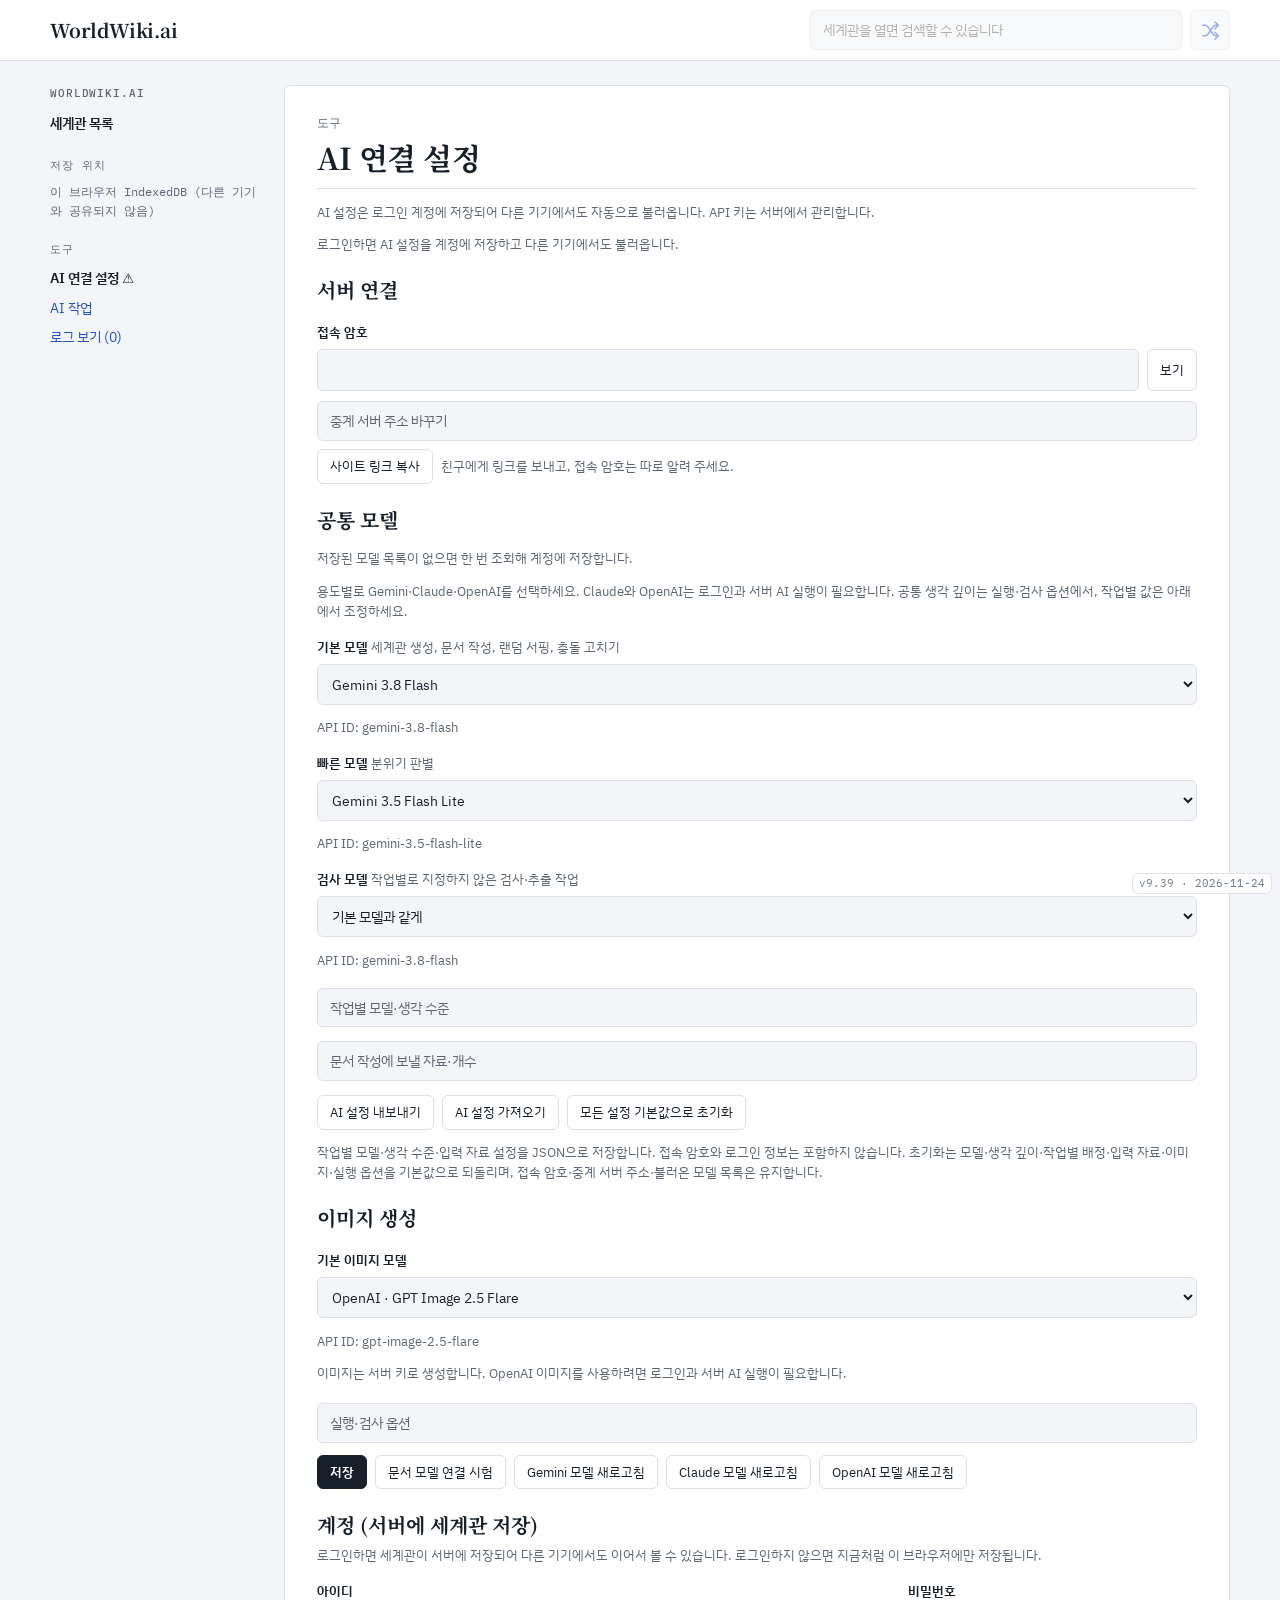
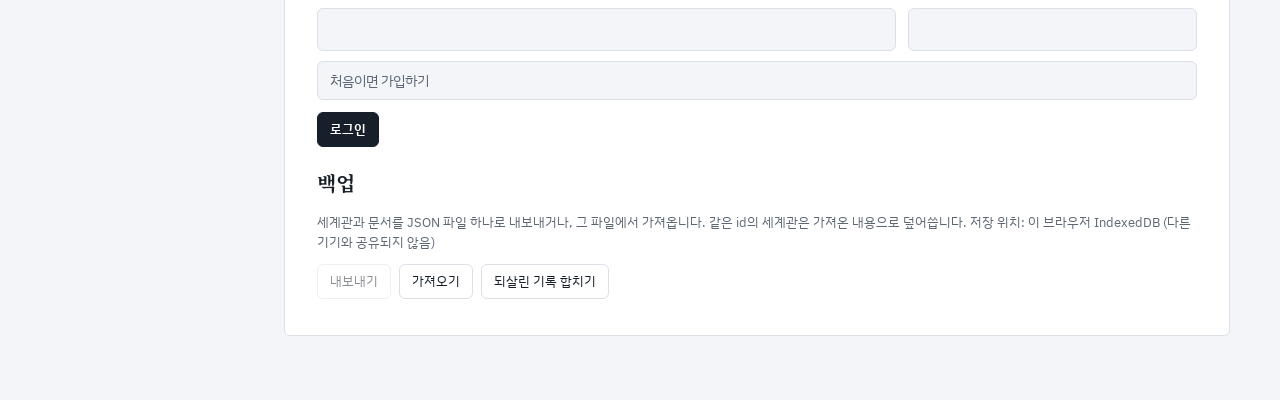
<file: index.html>
<!doctype html><html><head><meta charset=utf8><meta name=viewport content="width=device-width,initial-scale=1,viewport-fit=cover"><style>:root{color-scheme:light;box-sizing:border-box;padding-top:env(safe-area-inset-top,0px);padding-bottom:env(safe-area-inset-bottom,0px)}html{scroll-padding-top:env(safe-area-inset-top,0px)}body{margin:0;padding:0;font:14px -apple-system,BlinkMacSystemFont,sans-serif;background:#fff;color:#000}img{max-width:100%}[hidden]:not([hidden=until-found i]){display:none!important}</style></head><body>
<title>WorldWiki.ai</title>
<link rel="preconnect" href="https://fonts.googleapis.com">
<link rel="preconnect" href="https://fonts.gstatic.com" crossorigin>
<link rel="stylesheet" href="https://fonts.googleapis.com/css2?family=IBM+Plex+Mono:wght@400;500&family=IBM+Plex+Sans+KR:wght@400;500;600&family=Noto+Serif+KR:wght@600;700&display=swap">
<link rel="stylesheet" href="css/style.css?v=9.39">

<header class="top wrap">
  <div class="top-in">
    <button class="brand" id="brand" data-act="home" type="button" draggable="false"><b>WorldWiki.ai</b><span id="brandWorld" hidden></span></button>
    <form class="search" id="searchForm" autocomplete="off" role="search">
      <input id="q" type="search" placeholder="세계관을 열면 검색할 수 있습니다" aria-label="문서 검색 또는 새 문서 만들기" disabled>
      <button type="button" class="discovery-button" id="discoveryBtn" aria-label="랜덤 서핑" title="새 문서 랜덤 생성 · 길게 누르거나 두 번 누르면 내용 지정" disabled><svg viewBox="0 0 24 24" fill="none" stroke="currentColor" stroke-width="1.8" stroke-linecap="round" stroke-linejoin="round" aria-hidden="true"><path d="M3 6h3c5 0 7 12 12 12h3M17 14l4 4-4 4M3 18h3c2.5 0 4.3-3 6-6s3.5-6 6-6h3M17 2l4 4-4 4"/></svg></button>
      <div class="sugg" id="sugg" hidden></div>
    </form>
  </div>
</header>
<div class="wrap"><div class="shell" id="shell">
  <nav class="side" id="side" aria-label="세계관 탐색"></nav>
  <main id="main"><div class="sheet"><p class="note">불러오는 중…</p></div></main>
</div></div>
<div class="toast" id="toast" hidden></div>
<div class="ver" id="appVer" aria-hidden="true"></div>

<!-- 스크립트는 이 순서대로 불러온다. 뒤 파일은 앞 파일의 이름을 쓴다.
     ?v= 는 배포 뒤 브라우저가 옛 파일을 쓰지 않게 하는 값이다. js/core.js의 APP_VERSION을 올릴 때 함께 올린다. -->
<script src="js/core.js?v=9.39"></script>
<script src="js/cost.js?v=9.39"></script>
<script src="js/ai-settings.js?v=9.39"></script>
<script src="js/gemini.js?v=9.39"></script>
<script src="js/storage.js?v=9.39"></script>
<script src="js/settings-sync.js?v=9.39"></script>
<script src="js/model-catalog.js?v=9.39"></script>
<script src="js/state.js?v=9.39"></script>
<script src="js/jobs.js?v=9.39"></script>
<script src="js/recovery.js?v=9.39"></script>
<script src="js/pipeline-client.js?v=9.39"></script>
<script src="js/story-model.js?v=9.39"></script>
<script src="js/prompts.js?v=9.39"></script>
<script src="js/actions.js?v=9.39"></script>
<script src="js/consistency.js?v=9.39"></script>
<script src="js/ledger.js?v=9.39"></script>
<script src="js/fix.js?v=9.39"></script>
<script src="js/edit-source.js?v=9.39"></script>
<script src="js/prose.js?v=9.39"></script>
<script src="js/images.js?v=9.39"></script>
<script src="js/editor.js?v=9.39"></script>
<script src="js/story.js?v=9.39"></script>
<script src="js/story-chat.js?v=9.39"></script>
<script src="js/render.js?v=9.39"></script>
<script src="js/story-view.js?v=9.39"></script>
<script src="js/story-arc.js?v=9.39"></script>
<script src="js/discovery.js?v=9.39"></script>
<script src="js/events.js?v=9.39"></script>
<script src="js/link-select.js?v=9.39"></script>
<script src="js/categories.js?v=9.39"></script>
<script src="js/names.js?v=9.39"></script>
<script src="js/boot.js?v=9.39"></script>


</body></html>
</file>
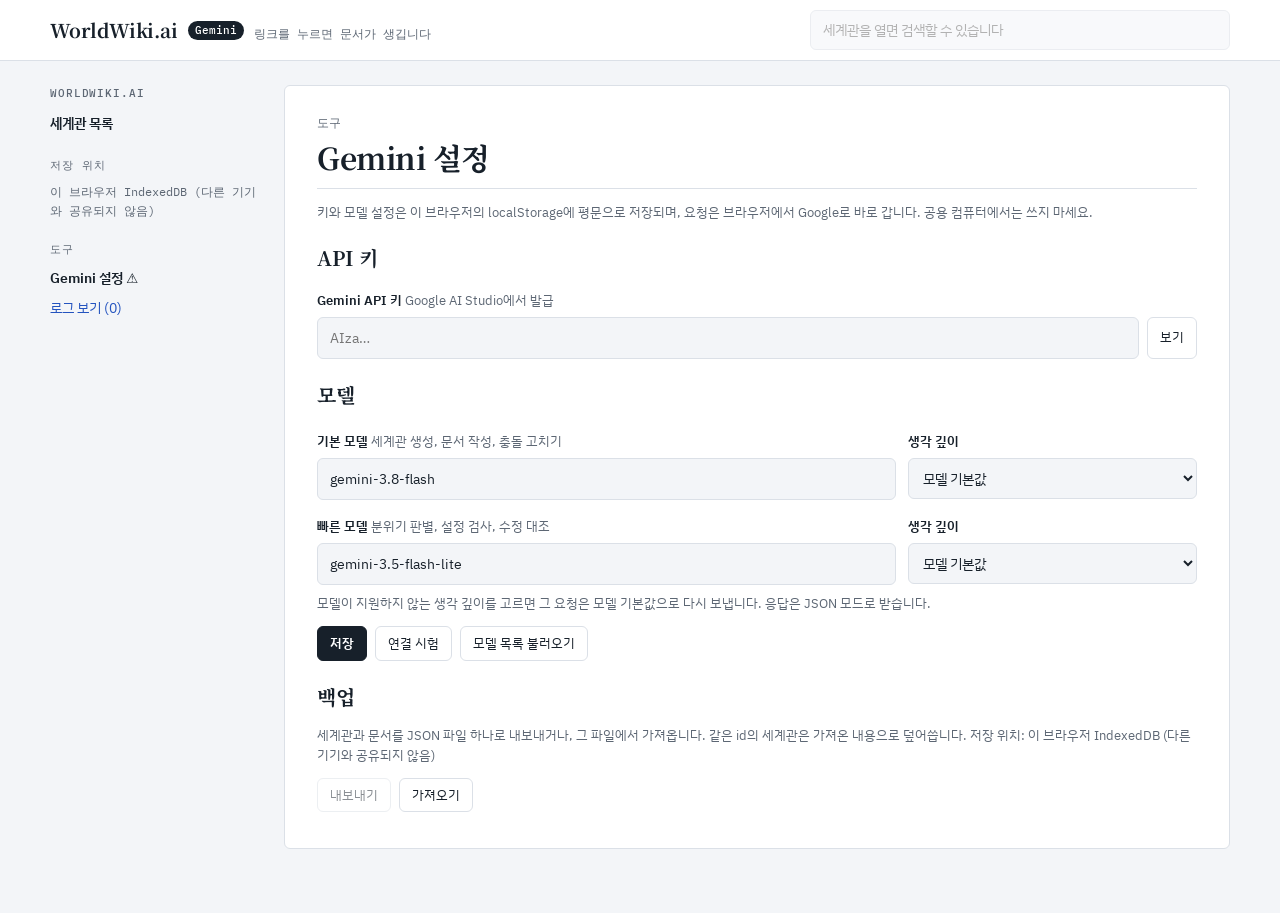
<file: worldwiki-gemini.html>
<!doctype html><html><head><meta charset=utf8><meta name=viewport content="width=device-width,initial-scale=1,viewport-fit=cover"><style>:root{color-scheme:light;box-sizing:border-box;padding-top:env(safe-area-inset-top,0px);padding-bottom:env(safe-area-inset-bottom,0px)}html{scroll-padding-top:env(safe-area-inset-top,0px)}body{margin:0;padding:0;font:14px -apple-system,BlinkMacSystemFont,sans-serif;background:#fff;color:#000}img{max-width:100%}[hidden]:not([hidden=until-found i]){display:none!important}</style></head><body>
<title>WorldWiki.ai · Gemini</title>
<link rel="preconnect" href="https://fonts.googleapis.com">
<link rel="preconnect" href="https://fonts.gstatic.com" crossorigin>
<link rel="stylesheet" href="https://fonts.googleapis.com/css2?family=IBM+Plex+Mono:wght@400;500&family=IBM+Plex+Sans+KR:wght@400;500;600&family=Noto+Serif+KR:wght@600;700&display=swap">
<style>
/* Layout: wiki shell — sticky search bar, narrow navigation rail, white article sheet with floated infobox. Red links = 미작성 문서. */
:root{
  --paper:#F3F5F8; --sheet:#FFFFFF; --ink:#17202A; --muted:#5D6774; --line:#DBE0E7; --tint:#ECF0F5;
  --link:#2353BF; --red:#B4372B; --accent:#17202A; --on-accent:#FFFFFF;
  --warn-bg:#FFF3DC; --warn-fg:#7E4B00; --ok:#2E7A4C; --hl:#FFF4C2;
  --f-display:"Noto Serif KR","Nanum Myeongjo","Apple SD Gothic Neo",serif;
  --f-body:"IBM Plex Sans KR","Apple SD Gothic Neo","Malgun Gothic",system-ui,sans-serif;
  --f-mono:"IBM Plex Mono",ui-monospace,"SFMono-Regular",Menlo,monospace;
  --r:6px;
}
@media (prefers-color-scheme: dark){ :root:not([data-theme="light"]){
  --paper:#0E1217; --sheet:#151A21; --ink:#E4E9EF; --muted:#98A2AF; --line:#29313B; --tint:#1C232C;
  --link:#88A9FF; --red:#F08A7D; --accent:#E4E9EF; --on-accent:#0E1217;
  --warn-bg:#382A10; --warn-fg:#F2C47C; --ok:#6CC491; --hl:#3A3413; color-scheme:dark }}
:root[data-theme="dark"]{
  --paper:#0E1217; --sheet:#151A21; --ink:#E4E9EF; --muted:#98A2AF; --line:#29313B; --tint:#1C232C;
  --link:#88A9FF; --red:#F08A7D; --accent:#E4E9EF; --on-accent:#0E1217;
  --warn-bg:#382A10; --warn-fg:#F2C47C; --ok:#6CC491; --hl:#3A3413; color-scheme:dark }

*{box-sizing:border-box}
body{background:var(--paper);color:var(--ink);font-family:var(--f-body);font-size:14px;line-height:1.6;-webkit-font-smoothing:antialiased}
body::before{content:"";position:fixed;inset:0 0 auto;height:env(safe-area-inset-top,0px);z-index:10;background:var(--sheet)}
button,input,textarea,select{font:inherit;color:inherit}
a{color:var(--link)}
:focus-visible{outline:2px solid var(--link);outline-offset:2px}
.wrap{padding-left:max(16px,env(safe-area-inset-left,0px));padding-right:max(16px,env(safe-area-inset-right,0px))}

/* top bar */
.top{position:sticky;top:env(safe-area-inset-top,0px);z-index:5;background:var(--sheet);border-bottom:1px solid var(--line)}
.top-in{max-width:1180px;margin:0 auto;display:flex;align-items:center;gap:16px;padding-block:10px;flex-wrap:wrap}
.brand{display:flex;align-items:baseline;gap:10px;min-width:0;background:none;border:0;padding:0;cursor:pointer;text-align:left}
.brand b{font-family:var(--f-display);font-weight:700;font-size:19px;letter-spacing:-.01em;white-space:nowrap}
.brand span{font-family:var(--f-mono);font-size:11.5px;color:var(--muted);white-space:nowrap;overflow:hidden;text-overflow:ellipsis;max-width:40vw}
.search{position:relative;margin-left:auto;flex:1 1 260px;max-width:420px}
.search input{width:100%;border:1px solid var(--line);background:var(--paper);border-radius:var(--r);padding:8px 12px;font-size:14px}
.search input:disabled{opacity:.55}
.sugg{position:absolute;left:0;right:0;top:calc(100% + 4px);background:var(--sheet);border:1px solid var(--line);border-radius:var(--r);box-shadow:0 8px 24px rgb(0 0 0 / .12);overflow:hidden}
.sugg button{display:flex;justify-content:space-between;gap:12px;width:100%;text-align:left;background:none;border:0;padding:8px 12px;cursor:pointer}
.sugg button:hover,.sugg button:focus-visible{background:var(--tint)}
.sugg small{font-family:var(--f-mono);color:var(--muted);font-size:11px}

/* shell */
.shell{max-width:1180px;margin:0 auto;display:grid;grid-template-columns:210px minmax(0,1fr);gap:24px;padding-block:24px 64px}
.side{display:flex;flex-direction:column;gap:20px;font-size:13.5px}
.side h4{margin:0 0 6px;font-family:var(--f-mono);font-weight:500;font-size:11px;letter-spacing:.08em;text-transform:uppercase;color:var(--muted)}
.side ul{list-style:none;margin:0;padding:0;display:flex;flex-direction:column;gap:2px}
.side li button,.side li a{display:block;width:100%;text-align:left;background:none;border:0;padding:3px 0;cursor:pointer;color:var(--link);text-decoration:none;overflow:hidden;text-overflow:ellipsis;white-space:nowrap}
.side li button:hover{text-decoration:underline}
.side li button.cur{color:var(--ink);font-weight:600}
.stat{font-family:var(--f-mono);font-size:12px;color:var(--muted);display:flex;flex-direction:column;gap:2px}
.stat em{font-style:normal;color:var(--ink)}
.genpill{display:flex;align-items:center;gap:8px;font-size:12.5px;color:var(--muted)}
.dot{width:8px;height:8px;border-radius:50%;background:var(--link);animation:pulse 1.2s ease-in-out infinite;flex:none}
@keyframes pulse{50%{opacity:.25}}
main{min-width:0}

/* sheet */
.sheet{background:var(--sheet);border:1px solid var(--line);border-radius:var(--r);padding:28px 32px 36px}
.crumb{font-family:var(--f-mono);font-size:11.5px;color:var(--muted);letter-spacing:.02em;display:flex;gap:10px;flex-wrap:wrap}
h1.t{font-family:var(--f-display);font-weight:700;font-size:30px;line-height:1.25;letter-spacing:-.015em;margin:6px 0 4px;text-wrap:balance;padding-bottom:12px;border-bottom:1px solid var(--line)}
.tools{display:flex;gap:8px;flex-wrap:wrap;margin:12px 0 4px}
.btn{display:inline-flex;align-items:center;gap:6px;border:1px solid var(--line);background:var(--sheet);border-radius:var(--r);padding:6px 12px;font-size:13px;cursor:pointer;color:var(--ink)}
.btn:hover{background:var(--tint)}
.btn:disabled{opacity:.5;cursor:not-allowed}
.btn.pri{background:var(--accent);color:var(--on-accent);border-color:var(--accent);font-weight:600}
.btn.pri:hover{opacity:.9}
.btn.dng{color:var(--red)}
.confirm{display:inline-flex;align-items:center;gap:8px;flex-wrap:wrap;font-size:13px;background:var(--tint);border-radius:var(--r);padding:4px 4px 4px 12px}

.article{font-size:15px;line-height:1.8}
.lead{margin:18px 0 0}
.infobox{float:right;width:280px;margin:16px 0 16px 24px;border:1px solid var(--line);border-radius:var(--r);font-size:13px;line-height:1.55;overflow:hidden;background:var(--sheet)}
.infobox .ih{background:var(--tint);padding:10px 12px;font-family:var(--f-display);font-weight:700;font-size:15px;text-align:center}
.infobox .ity{font-family:var(--f-mono);font-size:11px;color:var(--muted);text-align:center;padding:4px 0 2px;border-bottom:1px solid var(--line)}
.infobox table{width:100%;border-collapse:collapse}
.infobox th,.infobox td{padding:6px 10px;border-top:1px solid var(--line);vertical-align:top;text-align:left}
.infobox tr:first-child th,.infobox tr:first-child td{border-top:0}
.infobox th{width:36%;font-weight:600;color:var(--muted);font-size:12.5px}
.toc{display:inline-block;border:1px solid var(--line);background:var(--paper);border-radius:var(--r);padding:10px 16px 12px;margin:20px 0 4px;font-size:13.5px;min-width:200px;max-width:100%}
.toc b{font-family:var(--f-mono);font-weight:500;font-size:11px;letter-spacing:.08em;color:var(--muted)}
.toc ol{margin:6px 0 0;padding-left:20px}
.toc button{background:none;border:0;padding:1px 0;cursor:pointer;color:var(--link);text-align:left}
.article h2{font-family:var(--f-display);font-weight:700;font-size:21px;line-height:1.35;margin:30px 0 8px;padding-bottom:6px;border-bottom:1px solid var(--line);text-wrap:balance;clear:none}
.article h2 .n{color:var(--link);margin-right:8px;font-variant-numeric:tabular-nums}
.article h3{font-size:16px;margin:18px 0 4px}
.article p{margin:0 0 12px}
.article ul{margin:0 0 12px;padding-left:22px}
.article del{color:var(--muted)}
.article ul ul{margin:2px 0 4px;padding-left:20px;list-style:circle}
.article blockquote{display:table;max-width:100%;margin:6px 0 16px;padding:12px 18px;border:1px dashed var(--line);border-radius:var(--r);background:var(--paper);font-family:var(--f-display);font-weight:600;font-size:15px;line-height:1.7}
.article blockquote cite{display:block;margin-top:8px;padding-top:6px;border-top:1px solid var(--line);font-family:var(--f-body);font-style:normal;font-weight:400;font-size:13px}
.article h3.sh{font-family:var(--f-display);font-weight:700;font-size:17px;margin:22px 0 6px;padding-bottom:4px;border-bottom:1px solid var(--line)}
.article h3.sh .n{color:var(--link);margin-right:8px;font-variant-numeric:tabular-nums}
.ed .ed-2{display:grid;grid-template-columns:minmax(0,1fr) minmax(0,2fr);gap:0 14px}
.ed textarea{font-size:14px;line-height:1.7}
.ed #edBody,.ed #edNavbox,.ed #edInfobox{font-family:var(--f-mono),var(--f-body);font-size:13.5px}
.ed-help{margin:8px 0 0;font-size:13px}
.ed-help summary{cursor:pointer;color:var(--link)}
.ed-help .kv{margin:8px 0 0;padding:10px 12px;border:1px solid var(--line);border-radius:var(--r);background:var(--paper)}
.ed-help dt{font-family:var(--f-mono);color:var(--ink)}
@media (max-width:560px){.ed .ed-2{grid-template-columns:minmax(0,1fr)}}
.cfpanel{margin:14px 0 4px;padding:14px;border:1px solid var(--warn-fg);border-radius:var(--r);background:var(--warn-bg);color:var(--ink);display:flex;flex-direction:column;gap:10px}
.cfpanel>b{color:var(--warn-fg)}
.cfpanel .note{margin:0}
.cf{background:var(--sheet);border:1px solid var(--line);border-radius:var(--r);padding:10px 12px;display:flex;flex-direction:column;gap:4px;font-size:13.5px}
.cf-h{font-weight:600}
.cf-old,.cf-new{display:grid;grid-template-columns:52px minmax(0,1fr);gap:8px}
.cf-old span,.cf-new span{font-family:var(--f-mono);font-size:11px;color:var(--muted);padding-top:2px}
.cf-old{color:var(--muted)}
.cf-ch{display:flex;gap:6px;align-items:center;margin-top:6px;font-size:13px}
.cf .txt{margin-top:2px}
.rwbox{margin:10px 0 4px;padding:12px 14px;border:1px solid var(--line);border-radius:var(--r);background:var(--paper);max-width:640px}
.rwbox .note{margin:8px 0 0}
.rels{clear:both;margin-top:28px}
.rels h3{font-family:var(--f-display);font-size:17px;margin:0 0 8px;padding-bottom:4px;border-bottom:1px solid var(--line)}
.rels ul{list-style:none;margin:0;padding:0;display:grid;grid-template-columns:repeat(auto-fill,minmax(230px,1fr));gap:10px}
.rels li{border:1px solid var(--line);border-radius:var(--r);padding:10px 12px;display:flex;flex-direction:column;gap:4px;font-size:13.5px;min-width:0}
.rels li.sup{opacity:.55}
.rels .rel-h{display:flex;flex-wrap:wrap;gap:6px 8px;align-items:baseline;font-weight:600}
.rels .rel-k{font-weight:400;font-size:12px;color:var(--muted);border:1px solid var(--line);border-radius:999px;padding:0 8px}
.rels p{margin:0;line-height:1.6}
.navbox{margin:12px 0 0;border:1px solid var(--line);border-radius:var(--r);overflow:hidden;background:var(--sheet)}
.navbox summary{display:flex;align-items:center;justify-content:center;gap:8px;padding:8px 12px;background:var(--tint);cursor:pointer;list-style:none;font-weight:600;font-size:14px;text-align:center}
.navbox summary::-webkit-details-marker{display:none}
.navbox .nb-n{font-family:var(--f-mono);font-weight:400;font-size:11px;color:var(--muted);border:1px solid var(--line);border-radius:999px;padding:0 7px}
.navbox .nb-tog::before{content:"[펼치기]";font-weight:400;font-size:12px;color:var(--link)}
.navbox[open] .nb-tog::before{content:"[접기]"}
.nb-body{display:flex;flex-direction:column}
.nb-row{display:grid;grid-template-columns:minmax(90px,150px) minmax(0,1fr);border-top:1px solid var(--line)}
.nb-l{padding:8px 10px;background:var(--paper);font-weight:600;font-size:12.5px;color:var(--muted);border-right:1px solid var(--line)}
.nb-row ul{list-style:none;margin:0;padding:8px 12px;display:flex;flex-wrap:wrap;gap:4px 18px;font-size:13.5px;min-width:0}
.nb-row li{display:flex;flex-direction:column;line-height:1.35;min-width:0}
.nb-row li small{color:var(--muted);font-size:11.5px}
.nb-row li.me b{color:var(--ink)}
.nb-src{border-top:1px solid var(--line);padding:6px 12px;font-size:12px;text-align:right}
@media (max-width:560px){.nb-row{grid-template-columns:minmax(0,1fr)}.nb-l{border-right:0;border-bottom:1px solid var(--line)}}
.nf-h{font-family:var(--f-display);font-weight:700;font-size:20px;margin:20px 0 4px}
.cats{display:flex;flex-wrap:wrap;gap:4px 0;align-items:center;margin:10px 0 0;padding:6px 10px;border:1px solid var(--line);border-radius:var(--r);font-size:13px}
.cats b{font-weight:600;margin-right:8px}
.cats span{color:var(--link)}
.cats span+span::before{content:"|";color:var(--line);margin:0 8px}
.toc ul{list-style:none;margin:6px 0 0;padding:0}
.toc li.sub{padding-left:22px}
.toc .n{color:var(--link);font-variant-numeric:tabular-nums}
.notice{display:flex;flex-direction:column;gap:4px;margin:16px 0 0;padding:10px 14px;border:1px solid var(--line);border-radius:var(--r);background:var(--tint);font-size:13.5px;line-height:1.6}
a.wl{text-decoration:none}
a.wl:hover{text-decoration:underline}
a.wl.new{color:var(--red);-webkit-touch-callout:none;-webkit-user-select:none;user-select:none}
sup.fn a{font-size:11px;text-decoration:none;font-family:var(--f-mono)}
.fns{clear:both;margin-top:28px;padding-top:12px;border-top:1px solid var(--line);font-size:13px;color:var(--muted)}
.fns ol{padding-left:22px;margin:6px 0 0}
.fns li:target,.fns li.flash{background:var(--hl)}
.meta-foot{clear:both;margin-top:28px;display:flex;flex-direction:column;gap:10px;font-size:13px}
.meta-foot .box{border:1px solid var(--line);border-radius:var(--r);padding:8px 12px;background:var(--paper)}
.meta-foot b{font-weight:600;margin-right:6px}
.chips{display:inline-flex;gap:6px;flex-wrap:wrap}

.banner{border-radius:var(--r);padding:12px 14px;font-size:13.5px;margin:14px 0}
.banner.warn{background:var(--warn-bg);color:var(--warn-fg)}
.banner.ok{background:var(--tint);color:var(--ok)}
.banner ul{margin:6px 0 0;padding-left:18px}
.banner li{margin-bottom:4px}
.banner .sev{font-family:var(--f-mono);font-size:11px;font-weight:500;margin-right:6px}

/* generating */
.gen-live{font-family:var(--f-mono);font-size:12px;color:var(--muted);display:flex;gap:12px;flex-wrap:wrap;align-items:center}
.promise{margin:18px 0;border:1px dashed var(--line);border-radius:var(--r);padding:12px 14px;font-size:13.5px}
.promise h5{margin:0 0 6px;font-family:var(--f-mono);font-weight:500;font-size:11px;letter-spacing:.08em;color:var(--muted)}
.promise ul{margin:0;padding-left:18px}
.heads{margin:18px 0 0;padding:0;list-style:none;display:flex;flex-direction:column;gap:8px}
.heads li{font-family:var(--f-display);font-weight:600;font-size:17px;animation:in .3s ease-out}
@keyframes in{from{opacity:.2;transform:translateY(4px)}}
.sk{height:11px;border-radius:4px;background:var(--tint);margin:10px 0;animation:pulse 1.6s ease-in-out infinite}
.sk:nth-child(2){width:92%}.sk:nth-child(3){width:78%}.sk:nth-child(4){width:85%}

/* home */
.home{display:grid;grid-template-columns:minmax(0,1.15fr) minmax(0,1fr);gap:24px;align-items:start}
.home h2{font-family:var(--f-display);font-size:22px;margin:0 0 4px;text-wrap:balance}
.sub{color:var(--muted);margin:0 0 16px;max-width:60ch}
label.lb{display:block;font-weight:600;font-size:13px;margin:16px 0 6px}
input.txt{width:100%;border:1px solid var(--line);background:var(--paper);border-radius:var(--r);padding:9px 12px;font-size:14px}
textarea{width:100%;border:1px solid var(--line);background:var(--paper);border-radius:var(--r);padding:10px 12px;line-height:1.65;resize:vertical;font-size:14px}
.stabs{display:flex;flex-direction:column;gap:8px;margin:0 0 8px}
.stabs-row{display:flex;flex-wrap:wrap;align-items:center;gap:6px}
.stab{border:1px solid var(--line);background:var(--sheet);border-radius:999px;padding:4px 12px;font-size:12.5px;cursor:pointer;color:var(--ink)}
.stab:hover{background:var(--tint)}
.stab[aria-selected="true"]{background:var(--accent);color:var(--on-accent);border-color:var(--accent)}
.stab[data-stab="own"]{font-weight:600}
.dice{display:flex;flex-direction:column;gap:8px;margin:0 0 10px;padding:12px;border:1px solid var(--line);border-radius:var(--r);background:var(--paper)}
.die{display:grid;grid-template-columns:56px minmax(0,1fr) auto;gap:10px;align-items:center;background:var(--sheet);border:1px solid var(--line);border-radius:var(--r);padding:8px 10px}
.die-l{font-family:var(--f-mono);font-size:11px;color:var(--muted);letter-spacing:.06em}
.die-v{font-family:var(--f-display);font-weight:700;font-size:15.5px;line-height:1.4;min-width:0}
.die-lock{border:1px solid var(--line);background:var(--sheet);border-radius:999px;padding:2px 10px;font-size:12px;cursor:pointer;color:var(--muted)}
.die-lock[aria-pressed="true"]{background:var(--accent);color:var(--on-accent);border-color:var(--accent)}
.whatif{margin:0 0 10px}
.wi-grid{display:grid;grid-template-columns:repeat(auto-fill,minmax(200px,1fr));gap:8px}
.wi{display:flex;flex-direction:column;gap:2px;text-align:left;border:1px solid var(--line);background:var(--sheet);border-radius:var(--r);padding:10px 12px;cursor:pointer;color:var(--ink);font-family:var(--f-display);font-weight:600;font-size:14.5px;line-height:1.45}
.wi span{font-family:var(--f-mono);font-weight:400;font-size:10.5px;color:var(--muted);letter-spacing:.08em}
.wi:hover:not(:disabled){border-color:var(--ink);background:var(--tint)}
.wi:disabled{opacity:.5;cursor:not-allowed}
.stab-sep{font-family:var(--f-mono);font-size:11px;color:var(--muted);letter-spacing:.06em;margin-right:4px}
.ex{display:flex;gap:6px;flex-wrap:wrap;margin-top:8px}
.chip{border:1px solid var(--line);background:var(--sheet);border-radius:999px;padding:4px 11px;font-size:12.5px;cursor:pointer;color:var(--ink)}
.chip:hover{background:var(--tint)}
.chip[aria-pressed="true"]{background:var(--accent);color:var(--on-accent);border-color:var(--accent)}
.row{display:flex;gap:10px;align-items:center;flex-wrap:wrap;margin-top:18px}
.note{font-size:12.5px;color:var(--muted)}
.wlist{display:flex;flex-direction:column;gap:10px}
.wcard{border:1px solid var(--line);background:var(--sheet);border-radius:var(--r);padding:14px 16px;display:flex;flex-direction:column;gap:6px}
.wcard button.open{background:none;border:0;padding:0;text-align:left;cursor:pointer;font-family:var(--f-display);font-weight:700;font-size:17px;color:var(--link)}
.wcard p{margin:0;color:var(--muted);font-size:13px}
.wcard .wm{display:flex;justify-content:space-between;align-items:center;gap:10px;flex-wrap:wrap;font-family:var(--f-mono);font-size:11.5px;color:var(--muted)}
.empty{border:1px dashed var(--line);border-radius:var(--r);padding:18px;color:var(--muted);font-size:13.5px}
.how{margin:22px 0 0;padding:0;list-style:none;display:grid;gap:10px;font-size:13px;color:var(--muted)}
.how li{display:grid;grid-template-columns:22px 1fr;gap:8px}
.how li span{font-family:var(--f-mono);color:var(--ink)}

/* canon */
.canon h2{font-family:var(--f-display);font-size:19px;margin:28px 0 8px}
.canon h2:first-of-type{margin-top:18px}
.tl{width:100%;border-collapse:collapse;font-size:13.5px}
.tl td{padding:6px 8px;border-top:1px solid var(--line);vertical-align:top}
.tl td:first-child{font-family:var(--f-mono);white-space:nowrap;color:var(--muted);width:1%;font-variant-numeric:tabular-nums}
.tabs{display:flex;gap:6px;flex-wrap:wrap;margin:6px 0 10px}
details.ent{border-top:1px solid var(--line);padding:6px 0}
details.ent summary{cursor:pointer;display:flex;gap:10px;align-items:baseline;flex-wrap:wrap;list-style:none}
details.ent summary::-webkit-details-marker{display:none}
details.ent summary::before{content:"▸";color:var(--muted);font-size:11px}
details.ent[open] summary::before{content:"▾"}
details.ent .et{font-weight:600}
details.ent .em{font-family:var(--f-mono);font-size:11.5px;color:var(--muted)}
.st{font-family:var(--f-mono);font-size:10.5px;padding:1px 7px;border-radius:999px;border:1px solid var(--line)}
.st.on{color:var(--ok)} .st.off{color:var(--red)}
details.ent ul{margin:6px 0 4px 22px;padding:0;font-size:13.5px}
details.ent li{margin-bottom:3px}
.src{font-family:var(--f-mono);font-size:11px;color:var(--muted)}
.memo{margin:14px 0 4px;border:1px solid var(--line);border-radius:var(--r);background:var(--paper);font-size:13.5px}
.memo summary{display:flex;align-items:center;gap:8px;flex-wrap:wrap;padding:8px 12px;cursor:pointer;color:var(--muted);list-style:none}
.memo summary::-webkit-details-marker{display:none}
.memo summary .src{margin-left:auto}
.memo[open] summary{border-bottom:1px solid var(--line)}
.memo ul{margin:0;padding:10px 12px 10px 30px;display:flex;flex-direction:column;gap:8px}
.memo li{line-height:1.6}
.memo li.lo{color:var(--muted)}
.memo-why{display:block;font-size:12.5px;color:var(--muted)}
.memo-fix{padding:1px 10px;font-size:12px;margin-top:4px}
.memo-dot{width:7px;height:7px;border-radius:50%;background:var(--line);flex:none}
.memo-dot.on{background:var(--warn-fg)}
.memo-foot{padding:0 12px 12px 30px}
.fx-list{display:flex;flex-direction:column;gap:8px;margin:14px 0}
.fx-pick{display:flex;gap:10px;align-items:flex-start;padding:10px 12px;border:1px solid var(--line);border-radius:var(--r);background:var(--paper);cursor:pointer;line-height:1.6;font-size:14px}
.fx-pick input{margin-top:5px;flex:none}
.fx-ed{display:flex;flex-direction:column;gap:6px;padding:10px 12px;border:1px solid var(--line);border-radius:var(--r);background:var(--paper);font-size:14px;line-height:1.6}
.fx-ed.off{opacity:.55}
.fx-ed del{color:var(--muted)}
.fx-on{display:flex;gap:8px;align-items:center;flex-wrap:wrap;font-weight:600;font-size:13px}
.memo-line{display:flex;align-items:center;gap:8px;margin:12px 0 0;font-size:12.5px;color:var(--muted)}
.logpre{white-space:pre-wrap;word-break:break-all;font-family:var(--f-mono);font-size:12px;line-height:1.7;background:var(--paper);border:1px solid var(--line);border-radius:var(--r);padding:12px 14px;margin:14px 0 0;max-height:65vh;overflow:auto;-webkit-user-select:text;user-select:text}
.seedbox{white-space:pre-wrap;background:var(--paper);border:1px solid var(--line);border-radius:var(--r);padding:10px 12px;font-size:13.5px}
.kv{display:grid;grid-template-columns:max-content 1fr;gap:4px 14px;font-size:13.5px}
.kv dt{color:var(--muted)} .kv dd{margin:0}

.toast{position:fixed;left:50%;bottom:calc(20px + env(safe-area-inset-bottom,0px));transform:translateX(-50%);background:var(--accent);color:var(--on-accent);padding:10px 16px;border-radius:var(--r);font-size:13.5px;box-shadow:0 8px 24px rgb(0 0 0 / .2);z-index:20;max-width:calc(100vw - 32px)}
.toast button{background:none;border:0;color:inherit;text-decoration:underline;cursor:pointer;margin-left:8px;padding:0}

@media (max-width:900px){
  .shell{grid-template-columns:minmax(0,1fr);gap:16px;padding-block:16px 48px}
  .side{flex-direction:row;flex-wrap:wrap;gap:12px 24px}
  .side section{min-width:0}
  .side .rec{display:none}
  .home{grid-template-columns:minmax(0,1fr)}
}
@media (max-width:680px){
  .sheet{padding:20px 16px 28px}
  .infobox{float:none;width:100%;margin:16px 0}
  h1.t{font-size:25px}
  .brand span{display:none}
}
.prov{font-family:var(--f-mono);font-size:10.5px;font-weight:500;color:var(--on-accent);background:var(--accent);border-radius:999px;padding:1px 7px;align-self:center}
.gset .row{display:flex;gap:8px;flex-wrap:wrap;align-items:center;margin-top:12px}
.gset .two{display:grid;grid-template-columns:minmax(0,2fr) minmax(0,1fr);gap:0 12px}
.gset select{width:100%;border:1px solid var(--line);background:var(--paper);border-radius:var(--r);padding:9px 10px;font-size:14px}
.gset .keyrow{display:flex;gap:8px}
.gset .keyrow input{flex:1;min-width:0}
.gset .res{margin:10px 0 0;font-size:13px}
@media (max-width:560px){.gset .two{grid-template-columns:minmax(0,1fr)}}
@media (prefers-reduced-motion:reduce){*{animation:none!important}}
</style>

<header class="top wrap">
  <div class="top-in">
    <button class="brand" id="brand" data-act="home" type="button"><b>WorldWiki.ai</b><small class="prov">Gemini</small><span id="brandWorld">링크를 누르면 문서가 생깁니다</span></button>
    <form class="search" id="searchForm" autocomplete="off" role="search">
      <input id="q" type="search" placeholder="세계관을 열면 검색할 수 있습니다" aria-label="문서 검색 또는 새 문서 만들기" disabled>
      <div class="sugg" id="sugg" hidden></div>
    </form>
  </div>
</header>
<div class="wrap"><div class="shell" id="shell">
  <nav class="side" id="side" aria-label="세계관 탐색"></nav>
  <main id="main"><div class="sheet"><p class="note">불러오는 중…</p></div></main>
</div></div>
<div class="toast" id="toast" hidden></div>

<script>
(() => {
"use strict";
const $ = (s, r = document) => r.querySelector(s);
const esc = s => String(s ?? "").replace(/[&<>"']/g, c => ({"&":"&amp;","<":"&lt;",">":"&gt;",'"':"&quot;","'":"&#39;"}[c]));
function cyrb53(str, seed = 0) { let h1 = 0xdeadbeef ^ seed, h2 = 0x41c6ce57 ^ seed; for (let i = 0; i < str.length; i++) { const ch = str.charCodeAt(i); h1 = Math.imul(h1 ^ ch, 2654435761); h2 = Math.imul(h2 ^ ch, 1597334677); } h1 = Math.imul(h1 ^ (h1 >>> 16), 2246822507); h1 ^= Math.imul(h2 ^ (h2 >>> 13), 3266489909); h2 = Math.imul(h2 ^ (h2 >>> 16), 2246822507); h2 ^= Math.imul(h1 ^ (h1 >>> 13), 3266489909); return 4294967296 * (2097151 & h2) + (h1 >>> 0); }
const norm = t => String(t || "").replace(/[「」『』]/g, "").replace(/\s+/g, " ").trim();
const keyOf = t => "e" + cyrb53(norm(t).toLowerCase()).toString(36);
const LINK_RE = /\[\[([^\[\]|]+?)(?:\|([^\[\]]+?))?\]\]/g;
const stripMarks = s => String(s || "").replace(/\[\*[^\]]*\]/g, "").replace(LINK_RE, (m, a, b) => b || a).replace(/\*\*|~~/g, "").trim();
const withTimeout = (p, ms) => Promise.race([p, new Promise((_, rej) => setTimeout(() => rej({ code: "timeout", message: "응답 시간 초과" }), ms))]);
const fmtDate = t => { try { return new Date(t).toLocaleDateString("ko-KR", { year: "numeric", month: "short", day: "numeric" }); } catch { return ""; } };

/* ---------- 원안 주사위와 '만약에' 질문 ---------- */
const DICE = {
  era: ["기원전 3세기 지중해", "후한 말 삼국시대", "9세기 통일신라", "11세기 고려 개경", "15세기 대항해시대 리스본", "조선 후기 한양", "17세기 에도", "빅토리아 시대 런던", "1920년대 상하이 조계지", "1930년대 대공황기 미국", "1960년대 냉전기 베를린", "1988년 서울", "2049년 근미래 동아시아", "23세기 화성 식민지", "대멸종 300년 뒤의 지구", "빙하기가 다시 온 31세기"],
  genre: ["하이 판타지", "무협", "스팀펑크", "사이버펑크", "우주 오페라", "메카물", "코즈믹 호러", "느와르", "궁중 암투극", "학원 이능물", "포스트 아포칼립스", "첩보 스릴러", "해양 모험물", "법정 미스터리"],
  twist: ["꿈을 화폐로 쓴다", "죽은 사람에게도 투표권이 있다", "전쟁은 모두 체스 대국으로 치른다", "모든 계약은 노래로 맺어야 효력이 있다", "용이 국가 공무원으로 일한다", "기억을 사고팔 수 있다", "하루에 한 번 중력이 뒤집힌다", "성인이 되면 이름을 경매에 부친다", "거짓말을 하면 몸에 문신이 생긴다", "도시들이 다리를 달고 걸어 다닌다", "태양이 30년째 뜨지 않는다", "고양이가 귀족 계급이다", "국경을 매년 제비뽑기로 다시 정한다", "마법을 쓰려면 세금을 내야 한다", "죽은 사람의 그림자가 남아 일을 계속한다", "책에 적힌 내용이 현실이 된다", "인구의 절반이 같은 꿈을 꾼다", "바다가 하늘에 떠 있다", "도시마다 시간이 다른 속도로 흐른다", "왕을 매년 퀴즈 대회로 뽑는다"]
};
const DICE_LABEL = { era: "시대", genre: "장르", twist: "비틀기" };
const WHATIFS = ["로마가 멸망하지 않았다면?", "마법이 세금 대상이라면?", "공룡이 멸종하지 않고 문명을 이뤘다면?", "인터넷이 1890년에 발명됐다면?", "사람이 죽으면 정확히 하루 뒤 되살아난다면?", "조선이 신대륙에 먼저 닿았다면?", "달이 두 개라면?", "모든 사람이 자기 수명을 알고 태어난다면?", "신들을 선거로 뽑는다면?", "흑사병이 마법을 퍼뜨렸다면?", "전기가 발견되지 않았다면?", "동물과 말이 통한다면?", "몽골 제국이 분열하지 않았다면?", "꿈속 세계가 실재하는 대륙이라면?", "아무도 거짓말을 할 수 없다면?", "1950년에 외계 신호가 해독됐다면?", "핵무기 대신 용이 억지력이 됐다면?", "시간 여행이 관광 산업이라면?", "바다 밑에 또 하나의 문명이 있다면?", "책을 갖는 것이 금지된 세상이라면?", "모든 국가가 주식회사라면?", "사람이 광합성을 할 수 있다면?", "운명이 공문서로 배달된다면?", "냉전이 지금까지 끝나지 않았다면?", "별자리가 실제 신분 제도라면?", "유령에게 시민권이 있다면?", "임진왜란 때 조선이 증기선을 가졌다면?", "모든 음악이 법으로 금지됐다면?"];
const pick = a => a[Math.floor(Math.random() * a.length)];
const shuffle = a => { const b = a.slice(); for (let i = b.length - 1; i > 0; i--) { const j = Math.floor(Math.random() * (i + 1)); [b[i], b[j]] = [b[j], b[i]]; } return b; };
function rollDice(keep) {
  const d = S.dice || { locks: {} };
  for (const k of ["era", "genre", "twist"]) if (!(keep && d.locks[k] && d[k])) { let v; do { v = pick(DICE[k]); } while (DICE[k].length > 1 && v === d[k]); d[k] = v; }
  S.dice = d;
}
const eulReul = w => { const c = w.charCodeAt(w.length - 1); return c >= 0xAC00 && c <= 0xD7A3 ? ((c - 0xAC00) % 28 ? "을" : "를") : "을(를)"; };
const diceSeed = d => `시대: ${d.era}\n장르: ${d.genre}\n비틀기: ${d.twist}\n\n${d.era}${eulReul(d.era)} 무대로 한 ${d.genre}. 이 세계에서는 ${d.twist}. 이 비틀기가 깊게 바꾼 영역과, 그럼에도 그 시대 그대로 굴러가는 영역이 함께 있는 세계다.`;
const whatIfSeed = q => `만약 ${q}\n\n이 질문의 답이 '그렇다'인 세계. 역사가 갈라진 시점과 그 이유를 정하고, 그 뒤로 시간이 흘러 그 변화가 기존 질서와 부딪히고 섞인 시점을 무대로 한다. 바뀐 것과 그대로인 것이 함께 있다.`;
const EXAMPLES = [
  { label: "체스로 전쟁을 대신한 냉전", text: "1947년, 핵전쟁을 피하기 위해 미국과 소련은 모든 무력 분쟁을 체스 대국으로 대체하는 '제네바 체스 협약'을 맺는다. 영토, 자원, 외교적 지위가 대국 결과로 결정되고, 그랜드마스터는 장군이자 외교관이다. 이 세계의 냉전은 체스판 위에서 벌어지며, 첩보전은 상대국의 오프닝 연구를 훔치는 일이다." },
  { label: "2049 메가서울 사이버펑크", text: "2049년 대한민국. 수도권 전체가 '메가서울'로 통합되었고, 세 개의 재벌 그룹이 치안·교육·의료를 사실상 대행한다. 뇌-컴퓨터 인터페이스 '넥서스'가 주민등록을 대체했고, 넥서스가 없는 사람은 행정상 존재하지 않는다. 지방은 버려진 '공백지대'로 남아 불법 개조 시술사와 난민 공동체가 모여 산다." },
  { label: "용이 살아남은 조선", text: "조선 건국 이래 용은 멸종하지 않았고, 왕실과 계약을 맺은 용들이 비를 다스린다. 용과 말을 나누는 '용어역관'은 양반보다 귀한 직업이며, 가뭄은 곧 용과 조정의 외교 실패를 뜻한다. 배경은 18세기 후반, 서양 선박이 처음으로 바다의 용을 포획하려 한 사건 직후이다." },
  { label: "바다가 마른 지구", text: "23세기, 해수의 대부분이 증발한 지구. 옛 해저는 염전 사막이 되었고, 모래 위를 달리는 풍력 범선 함대가 교역을 지배한다. 남은 물은 '잔해(殘海)'라 불리는 몇 개의 깊은 해구뿐이며, 물 1톤은 국가 화폐의 기준이다." }
];
const STYLES = {
  encyc: {
    name: "백과사전체", len: "본문 섹션 4~6개(하위 섹션까지 합쳐 10개 이내), 전체 2,000~3,500자. 상한을 넘기지 않으며, 기법을 더 넣으려고 분량을 늘리지 않는다",
    structure: `첫 섹션은 '개요'. 이후 항목 유형에 맞게 구성한다. 예시:
  - 인물: 개요 / 특징(이름 붙인 특징별 하위 섹션) / 생애(전환점별 하위 섹션) / 인물(사적인 삶) / 인물 관계 / 사후나 현재
  - 조직·국가·도시: 개요 / 역사 / 구조 / 활동 / 현황
  - 사건·전투·전쟁: 개요 / 배경 / 경과(단계별 하위 섹션) / 결과 / 영향
  - 병기·기체·함선: 개요 / 개발 경위 / 성능과 특징 / 무장(무장별 하위 섹션 가능) / 전투 기록(전투별 하위 섹션) / 파일럿과 운용 부대 / 파생형이나 현황
  - 기술·물건: 개요 / 개발 / 원리와 특징 / 대표 사용 사례 / 현황
  - 제도·개념·문화: 개요 / 기원 / 내용 / 시행이나 변천 / 영향
  마지막 섹션은 현황, 영향, 유산, 파생, 대중문화처럼 항목에 맞는 것으로 끝낸다. '비판과 논쟁', '논란' 섹션은 기본 구성에 없다. 이 항목 자체가 작중에서 이름이 붙을 만큼 공개적으로 다투어진 대상(정치 쟁점, 재판, 스캔들 등)일 때만 추가하며, 대부분의 문서에는 들어가지 않는다. 문서를 평가로 마무리하려고 이 섹션을 쓰지 않는다.`,
    desc: `작중의 팬들이 공들여 쓴 위키 문체. '~이다'체로 쓰고, 서술자는 감탄하거나 독자에게 말을 걸지 않는다.
- 서술자는 차갑게, 사건은 뜨겁게 쓴다. 장면의 무게는 수치의 대비(한계와 그것을 넘어선 결과), 치른 대가, 그 자리에 있던 사람들의 반응, 후대가 붙인 별명과 회자되는 방식으로 전한다.
- 평가어("걸작", "명장면", "압권" 등)는 바로 앞뒤에 그 평가를 뒷받침하는 사실(전과, 수치, 비교)이 있을 때만, 한 문단에 하나까지 쓴다. "전설적인", "압도적인", "최강의", "경이로운"처럼 근거 없이 쓰거나 평가어를 겹쳐 쌓지 않는다.
- 커뮤니티 말투는 쓰지 않는다. "~인 셈", "~인 듯", "~인 모양이다", 괄호 속 농담이나 혼잣말, 문장 끝의 물음표나 느낌표, 팬덤 은어, "냅다"나 "쩐다" 같은 속어는 쓰지 않는다.
- 이 장르의 독자가 열광하는 순간(결전, 한계 돌파, 반전, 맞수와의 대면, 몰락)을 비켜 가지 않고 정면으로 쓴다. 그 순간에서는 문장을 짧게 끊어 속도를 올리고, 배경 설명을 끼워 넣지 않는다.
- 실패나 사고, 반대도 흐름 속에서 구체적으로 기록한다. 다만 행정, 정비, 보급 같은 뒷면이 장면의 긴장을 대신하게 두지 않는다.
- 수치, 날짜, 인명, 기관명은 장면을 단단하게 만드는 데 쓴다. 제원이나 통계를 장면 한가운데 나열하지 않고 인포박스나 별도 섹션으로 보낸다.`
  }
};
const TYPES = ["인물","국가","조직","지명","사건","기술","제도","문화","개념","물건"];
const ERR = {
  not_granted: "권한이 없습니다.",
  sampling_disabled: "생성 기능을 쓸 수 없습니다.",
  capability_disabled: "이 화면에서는 생성 기능을 쓸 수 없습니다.",
  rate_limited: "요청이 몰려 잠시 쉬어야 합니다. 조금 뒤에 다시 시도해 주세요.",
  session_expired: "로그인이 만료되었습니다. 다시 로그인한 뒤 시도해 주세요.",
  refused: "이 내용으로는 문서를 작성할 수 없습니다. 원안이나 항목 이름을 바꿔 보세요.",
  invalid_json: "응답이 너무 길어 끝까지 받지 못했거나 형식이 깨졌습니다. 다시 시도해 주세요. 계속 실패하면 '방향을 정해 작성'에서 분량을 줄여 달라고 적어 주세요.",
  prompt_too_large: "보낼 설정이 너무 많습니다. 설정 노트의 규칙이나 확정 설정을 줄여 주세요.",
  empty_completion: "빈 응답이 돌아왔습니다. 다시 시도해 주세요.",
  upstream_error: "연결이 끊겼습니다. 다시 시도해 주세요.",
  cancelled: "작성을 중단했습니다.",
  bad_page: "본문이 없는 응답이 돌아왔습니다. 다시 시도해 주세요.",
  local_full: "브라우저 저장 공간이 가득 찼습니다.",
  quota_exceeded: "저장 공간 한도에 도달했습니다. 쓰지 않는 세계관을 삭제해 주세요.",
  timeout: "저장소가 응답하지 않습니다. 잠시 후 다시 열어 주세요.",
  no_sample: "Gemini API 키가 없습니다. 왼쪽 'Gemini 설정'에서 키를 넣어 주세요.",
  bad_key: "Gemini API 키가 올바르지 않거나 권한이 없습니다. 'Gemini 설정'에서 키를 확인해 주세요.",
  model_not_found: "지정한 Gemini 모델을 찾을 수 없습니다. 'Gemini 설정'에서 모델 이름을 확인해 주세요.",
  network: "Gemini 서버에 연결하지 못했습니다. 인터넷 연결을 확인하고, 파일을 직접 열었다면 로컬 서버(예: python -m http.server)로 열어 보세요."
};
/* ---------- 진단 로그 ---------- */
/* 문서 작성에 쓸 모델과 생각 깊이 (사용자 지정) */
const PAGE_MODEL = {};   // 모델과 생각 깊이는 'Gemini 설정'에서 정한다

/* ---------- Gemini API ---------- */
const GKEY = "wwiki:gemini";
const GBASE = "https://generativelanguage.googleapis.com/v1beta";
const GDEF = { key: "", main: "gemini-3.8-flash", mainThink: "", quick: "gemini-3.5-flash-lite", quickThink: "" };
const THINKS = [["", "모델 기본값"], ["minimal", "minimal"], ["low", "low"], ["medium", "medium"], ["high", "high"]];
let GS = (() => { try { return { ...GDEF, ...(JSON.parse(localStorage.getItem(GKEY) || "{}") || {}) }; } catch { return { ...GDEF }; } })();
const saveGS = () => { try { localStorage.setItem(GKEY, JSON.stringify(GS)); } catch {} };
function parseJsonLoose(t) {
  const tries = [t, t.replace(/^\s*```(?:json)?\s*/i, "").replace(/\s*```\s*$/, "")];
  const a = t.indexOf("{"), b = t.lastIndexOf("}"); if (a >= 0 && b > a) tries.push(t.slice(a, b + 1));
  for (const x of tries) { try { return JSON.parse(x); } catch {} }
  return undefined;
}
async function gFetch(path, init) {
  try { return await fetch(GBASE + path, init); }
  catch (e) { if (e?.name === "AbortError") throw { code: "cancelled" }; throw { code: "network", message: String(e?.message || e) }; }
}
async function gError(res, model) {
  let msg = ""; try { const j = await res.json(); msg = j?.error?.message || ""; } catch {}
  const st = res.status;
  if (st === 401 || st === 403 || /api key/i.test(msg)) return { code: "bad_key", message: msg };
  if (st === 404) return { code: "model_not_found", message: `${model}: ${msg}` };
  if (st === 429) return { code: "rate_limited", message: msg };
  if (st === 413 || /token count|too long|exceeds the maximum/i.test(msg)) return { code: "prompt_too_large", message: msg };
  if (st >= 500) return { code: "upstream_error", message: msg };
  return { code: "api_" + st, message: msg || "HTTP " + st };
}
const gemini = {
  async json(prompt, opts = {}) {
    if (!GS.key) throw { code: "no_sample" };
    const tier = opts.modelTier === "quick" ? "quick" : "main";
    const model = (GS[tier] || GDEF[tier]).trim(), think = GS[tier + "Think"] || "";
    const body = { contents: [{ role: "user", parts: [{ text: prompt }] }], generationConfig: { responseMimeType: "application/json" } };
    if (think) body.generationConfig.thinkingConfig = { thinkingLevel: think };
    const send = () => gFetch(`/models/${encodeURIComponent(model)}:streamGenerateContent?alt=sse`, { method: "POST", headers: { "Content-Type": "application/json", "x-goog-api-key": GS.key }, body: JSON.stringify(body), signal: opts.signal });
    let res = await send(), usedThink = think;
    if (!res.ok && res.status === 400 && body.generationConfig.thinkingConfig) {
      const err = await gError(res.clone(), model);
      if (/think/i.test(err.message || "")) { delete body.generationConfig.thinkingConfig; usedThink = ""; res = await send(); }   // 이 모델이 지원하지 않는 생각 깊이면 기본값으로 다시 보낸다
    }
    if (!res.ok) throw await gError(res, model);
    opts.onMeta?.({ model, think: usedThink });
    const reader = res.body.getReader(), dec = new TextDecoder();
    let buf = "", text = "", finish = "", block = "", usage = null;
    const handle = line => {
      if (!line.startsWith("data:")) return;
      const raw = line.slice(5).trim(); if (!raw || raw === "[DONE]") return;
      let j; try { j = JSON.parse(raw); } catch { return; }
      if (j.error) throw { code: "upstream_error", message: j.error.message || "" };
      if (j.promptFeedback?.blockReason) block = j.promptFeedback.blockReason;
      if (j.usageMetadata) usage = j.usageMetadata;
      const c = j.candidates?.[0]; if (!c) return;
      if (c.finishReason) finish = c.finishReason;
      let add = ""; for (const p of c.content?.parts || []) if (typeof p.text === "string" && !p.thought) add += p.text;
      if (add) { text += add; opts.onText?.({ text }); }
    };
    try {
      for (;;) {
        const { value, done } = await reader.read(); if (done) break;
        buf += dec.decode(value, { stream: true });
        let i; while ((i = buf.indexOf("\n")) >= 0) { const line = buf.slice(0, i).replace(/\r$/, ""); buf = buf.slice(i + 1); handle(line); }
      }
      if (buf.trim()) handle(buf.trim());
    } catch (e) {
      if (e?.name === "AbortError" || opts.signal?.aborted) throw { code: "cancelled", text };
      if (e?.code) throw { ...e, text };
      throw { code: "upstream_error", message: String(e?.message || e), text };
    }
    opts.onMeta?.({ model, think: usedThink, usage });
    if (block || /SAFETY|PROHIBITED|BLOCKLIST|SPII|RECITATION/.test(finish)) throw { code: "refused", message: block || finish, text };
    if (!text.trim()) throw { code: "empty_completion", text };
    const out = parseJsonLoose(text);
    if (out === undefined) throw { code: "invalid_json", text, message: finish };
    return out;
  }
};
async function listGeminiModels() {
  const res = await gFetch(`/models?pageSize=200`, { headers: { "x-goog-api-key": GS.key } });
  if (!res.ok) throw await gError(res, "");
  const j = await res.json();
  return (j.models || []).filter(m => (m.supportedGenerationMethods || []).includes("generateContent") && /gemini/i.test(m.name) && !/image|tts|live|audio|embedding|transcribe|robotics/i.test(m.name))
    .map(m => ({ id: m.name.replace(/^models\//, ""), label: m.displayName || "" }));
}
const LOGK = "wwiki:log";
const LOG = (() => { try { const v = JSON.parse(localStorage.getItem(LOGK) || "[]"); return Array.isArray(v) ? v : []; } catch { return []; } })();
const KIND = { bible: "세계관 생성", page: "문서 작성", tone: "분위기 판별", check: "설정 검사", analyze: "수정 대조", fix: "충돌 고치기" };
function pushLog(r) {
  LOG.push(r); if (LOG.length > 40) LOG.splice(0, LOG.length - 40);
  try { localStorage.setItem(LOGK, JSON.stringify(LOG)); } catch {}
  try { renderSide(); if (S.view.name === "log") renderMain(); } catch {}
}
const PK = "wwiki:lastPrompt";
let LASTP = (() => { try { const v = JSON.parse(localStorage.getItem(PK) || "null"); return v && typeof v.text === "string" ? v : null; } catch { return null; } })();
async function callJson(kind, prompt, opts = {}, meta = {}) {
  if (kind === "page") { LASTP = { at: Date.now(), title: meta.title || "", type: meta.type || "", text: prompt }; try { localStorage.setItem(PK, JSON.stringify(LASTP)); } catch {} }
  const t0 = performance.now(); let first = null, chars = 0;
  const user = opts.onText;
  const rec = { at: Date.now(), kind, tier: opts.modelTier || "default", model: "", effort: "", in: prompt.length, ...meta };
  const o = { ...opts, onText: u => { if (first === null) first = performance.now(); chars = u.text.length; if (user) user(u); },
    onMeta: m => { rec.model = m.model; rec.effort = m.think || ""; if (m.usage) rec.tok = { i: m.usage.promptTokenCount || 0, o: m.usage.candidatesTokenCount || 0, t: m.usage.thoughtsTokenCount || 0 }; } };
  const done = () => { rec.first = first === null ? null : Math.round(first - t0); rec.total = Math.round(performance.now() - t0); rec.out = chars; };
  try { const r = await S.sample.json(prompt, o); done(); rec.ok = true; pushLog(rec); return r; }
  catch (e) { if (!chars && typeof e?.text === "string") chars = e.text.length; done(); rec.ok = false; rec.err = e?.code || String(e?.message || e).slice(0, 80); pushLog(rec); throw e; }
}
const secs = ms => ms == null ? "-" : (ms / 1000).toFixed(1) + "초";
function logLine(r) {
  const t = new Date(r.at).toLocaleString("ko-KR", { month: "numeric", day: "numeric", hour: "2-digit", minute: "2-digit", second: "2-digit", hour12: false });
  return `[${t}] ${KIND[r.kind] || r.kind}${r.title ? ` 「${r.title}」` : ""}${"type" in r ? ` (${r.type || "유형 미정"})` : ""} · ${r.model ? `${r.model}/${r.effort || "기본"}` : r.tier}${r.tok ? ` · 토큰 입력 ${r.tok.i.toLocaleString()} / 생각 ${r.tok.t.toLocaleString()} / 출력 ${r.tok.o.toLocaleString()}` : ""} · 입력 ${Number(r.in || 0).toLocaleString()}자 · 첫 글자 ${secs(r.first)} · 총 ${secs(r.total)} · 출력 ${Number(r.out || 0).toLocaleString()}자 · ${r.ok ? "성공" : "실패(" + r.err + ")"}${r.ents ? ` · 세계관 항목 ${r.ents}개` : ""}`;
}
const logText = () => ["WorldWiki.ai 진단 로그", `저장 위치: ${Store.mode} · 기록 ${LOG.length}건`, ...LOG.map(logLine)].join("\n");
function logHtml() {
  return `<div class="sheet"><div class="crumb"><span>진단</span></div><h1 class="t">진단 로그</h1>
    <p class="note">Gemini를 부를 때마다 걸린 시간을 기록합니다. '첫 글자'는 요청부터 글이 나오기 시작할 때까지, '총'은 끝날 때까지 걸린 시간입니다. 최근 40건이 이 브라우저에만 남습니다.</p>
    <div class="tools"><button type="button" class="btn pri" data-act="log-copy" ${LOG.length ? "" : "disabled"}>로그 복사</button><button type="button" class="btn" data-act="log-clear" ${LOG.length ? "" : "disabled"}>지우기</button><button type="button" class="btn" data-act="log-back">돌아가기</button></div>
    ${LOG.length ? `<pre id="logPre" class="logpre">${esc(logText())}</pre>` : `<p class="note" style="margin-top:12px">아직 기록이 없습니다. 문서를 하나 작성하면 여기에 나타납니다.</p>`}
    <h2 class="nf-h">다른 모델과 비교</h2>
    ${LASTP ? `<p class="note">마지막으로 Gemini에게 보낸 문서 작성 프롬프트입니다. 「${esc(LASTP.title)}」${LASTP.type ? ` (${esc(LASTP.type)})` : ""} · ${Number(LASTP.text.length).toLocaleString()}자. 그대로 복사해 다른 모델에 넣으면 같은 조건으로 비교할 수 있습니다. 답은 JSON으로 나옵니다.</p>
    <div class="tools"><button type="button" class="btn pri" data-act="prompt-copy">프롬프트 복사</button></div>
    <details class="memo"><summary>프롬프트 펼쳐 보기</summary><pre id="promptPre" class="logpre" style="margin:0;border:0">${esc(LASTP.text)}</pre></details>`
    : `<p class="note">문서를 하나 작성하거나 다시 쓰면, 그때 보낸 프롬프트를 여기서 복사할 수 있습니다.</p>`}</div>`;
}
const errMsg = e => ERR[e?.code] || (e?.message ? "문제가 생겼습니다: " + e.message : ERR.upstream_error);

/* ---------- storage ---------- */
const LS = {
  get(k) { try { const v = localStorage.getItem(k); return v ? JSON.parse(v) : null; } catch { return null; } },
  set(k, v) { try { localStorage.setItem(k, JSON.stringify(v)); return true; } catch { return false; } },
  del(k) { try { localStorage.removeItem(k); } catch {} }
};
/* IndexedDB 키-값 저장. 키: "w:<세계관 id>", "p:<세계관 id>:<항목 키>" */
const IDB = {
  db: null,
  open() {
    return new Promise((res, rej) => {
      if (!window.indexedDB) return rej(new Error("no idb"));
      const r = indexedDB.open("worldwiki-gemini", 1);
      r.onupgradeneeded = () => r.result.createObjectStore("kv");
      r.onsuccess = () => { this.db = r.result; res(); };
      r.onerror = () => rej(r.error);
    });
  },
  tx(mode, fn) {
    return new Promise((res, rej) => {
      const t = this.db.transaction("kv", mode), st = t.objectStore("kv"); let out;
      Promise.resolve(fn(st, v => { out = v; })).catch(rej);
      t.oncomplete = () => res(out); t.onerror = () => rej(t.error?.name === "QuotaExceededError" ? { code: "quota_exceeded" } : t.error); t.onabort = t.onerror;
    });
  },
  put(k, v) { return this.tx("readwrite", st => { st.put(v, k); }); },
  del(k) { return this.tx("readwrite", st => { st.delete(k); }); },
  delPrefix(p) { return this.tx("readwrite", st => { st.delete(IDBKeyRange.bound(p, p + "￿")); }); },
  getPrefix(p) {
    return this.tx("readonly", (st, set) => {
      const range = IDBKeyRange.bound(p, p + "￿");
      const kr = st.getAllKeys(range), vr = st.getAll(range);
      vr.onsuccess = () => set(kr.result.map((k, i) => [k.slice(p.length), vr.result[i]]));
    });
  }
};
const Store = {
  mode: "memory", mem: { worlds: {}, pages: {} }, q: Promise.resolve(),
  async init() {
    try { await IDB.open(); await IDB.put("probe", 1); this.mode = "idb"; try { await navigator.storage?.persist?.(); } catch {} return; } catch {}
    this.mode = LS.set("wwiki:probe", 1) ? "local" : "memory";
  },
  run(fn) { const p = this.q.then(fn); this.q = p.catch(() => {}); return p; },
  async listWorlds() {
    if (this.mode === "idb") return (await IDB.getPrefix("w:")).map(([, w]) => w).filter(w => w && w.kind === "world");
    if (this.mode === "local") return Object.values(LS.get("wwiki:v1:worlds") || {});
    return Object.values(this.mem.worlds).map(w => JSON.parse(JSON.stringify(w)));
  },
  saveWorld(w) {
    w.updatedAt = Date.now(); const copy = JSON.parse(JSON.stringify(w));
    return this.run(async () => {
      if (this.mode === "idb") return IDB.put("w:" + w.id, copy);
      if (this.mode === "local") { const all = LS.get("wwiki:v1:worlds") || {}; all[w.id] = copy; if (!LS.set("wwiki:v1:worlds", all)) throw { code: "local_full" }; return; }
      this.mem.worlds[w.id] = copy;
    });
  },
  async listPages(wid) {
    if (this.mode === "idb") { const o = {}; for (const [k, p] of await IDB.getPrefix("p:" + wid + ":")) if (p) o[k] = p; return o; }
    if (this.mode === "local") return LS.get("wwiki:v1:p:" + wid) || {};
    return JSON.parse(JSON.stringify(this.mem.pages[wid] || {}));
  },
  savePage(wid, p) {
    const copy = JSON.parse(JSON.stringify(p));
    return this.run(async () => {
      if (this.mode === "idb") return IDB.put("p:" + wid + ":" + p.key, copy);
      if (this.mode === "local") { const all = LS.get("wwiki:v1:p:" + wid) || {}; all[p.key] = copy; if (!LS.set("wwiki:v1:p:" + wid, all)) throw { code: "local_full" }; return; }
      (this.mem.pages[wid] ||= {})[p.key] = copy;
    });
  },
  deletePage(wid, key) {
    return this.run(async () => {
      if (this.mode === "idb") return IDB.del("p:" + wid + ":" + key);
      if (this.mode === "local") { const all = LS.get("wwiki:v1:p:" + wid) || {}; delete all[key]; LS.set("wwiki:v1:p:" + wid, all); return; }
      if (this.mem.pages[wid]) delete this.mem.pages[wid][key];
    });
  },
  deleteWorld(wid) {
    return this.run(async () => {
      if (this.mode === "idb") { await IDB.delPrefix("p:" + wid + ":"); return IDB.del("w:" + wid); }
      if (this.mode === "local") { const all = LS.get("wwiki:v1:worlds") || {}; delete all[wid]; LS.set("wwiki:v1:worlds", all); LS.del("wwiki:v1:p:" + wid); return; }
      delete this.mem.worlds[wid]; delete this.mem.pages[wid];
    });
  }
};

/* ---------- 백업 ---------- */
async function exportAll() {
  const pages = {};
  for (const w of S.worlds) pages[w.id] = S.world && S.world.id === w.id ? S.pages : await Store.listPages(w.id);
  const data = { app: "worldwiki", version: 1, exportedAt: new Date().toISOString(), worlds: S.worlds, pages };
  const blob = new Blob([JSON.stringify(data)], { type: "application/json" });
  const a = document.createElement("a"); a.href = URL.createObjectURL(blob);
  a.download = `worldwiki-backup-${new Date().toISOString().slice(0, 10)}.json`;
  document.body.appendChild(a); a.click(); a.remove(); setTimeout(() => URL.revokeObjectURL(a.href), 5000);
  toast(`세계관 ${S.worlds.length}개를 내보냈습니다.`);
}
async function importAll(file) {
  let data; try { data = JSON.parse(await file.text()); } catch { toast("JSON 파일을 읽지 못했습니다."); return; }
  const worlds = (Array.isArray(data?.worlds) ? data.worlds : []).filter(w => w && w.kind === "world" && w.id && w.entities);
  if (!worlds.length) { toast("가져올 세계관이 없습니다. WorldWiki 백업 파일인지 확인해 주세요."); return; }
  let n = 0;
  try {
    for (const w of worlds) {
      const ps = data.pages?.[w.id] || {};
      for (const p of Object.values(ps)) if (p && p.key) await Store.savePage(w.id, p);
      await Store.saveWorld(w); n++;
    }
  } catch (e) { toast("가져오다 멈췄습니다. " + errMsg(e)); }
  S.worlds = (await Store.listWorlds()).sort((a, b) => (b.updatedAt || 0) - (a.updatedAt || 0));
  toast(`세계관 ${n}개를 가져왔습니다. 같은 id의 세계관은 덮어썼습니다.`);
  renderAll();
}

/* ---------- state ---------- */
const S = {
  ready: false, worlds: [], world: null, pages: {}, view: { name: "home" }, recent: [],
  gen: null, genErr: null, checking: null, sample: null, sampleReady: false,
  creating: false, createErr: null, seed: "", seedTab: "own", ownSeed: "", dice: null, whatIfs: null, first: "", guideIn: "",
  confirmDel: null, confirmRewrite: null, canonFilter: "all", focusEnt: null, nf: new Set(),
  edit: null, refreshing: null, confirmDelPage: null, compose: null
};

/* ---------- canon helpers ---------- */
const newEntity = (title, type, summary) => ({ title: norm(title), type: type || "", summary: summary || "", facts: [], mentions: [], page: false, box: "" });
function addFact(e, t, src) {
  t = stripMarks(t).slice(0, 240); if (!t || e.facts.some(f => f.t === t)) return;
  e.facts.push({ t, src }); if (e.facts.length > 24) e.facts.splice(e.facts.findIndex(f => f.src !== "user"), 1);
}
function addMention(e, from, text) {
  if (!text || e.mentions.some(m => m.from === from && m.text === text)) return;
  e.mentions.push({ from, text }); if (e.mentions.length > 6) e.mentions.shift();
}
/* 링크가 걸린 문장부터 같은 문단의 뒤 문장 두 개까지 (다음 문서가 맥락을 잃지 않게) */
function sentenceAround(t, idx, len) {
  const stop = /[.!?。\n]/, end = /[.!?。]/; let a = idx, b = idx + len, n = 0;
  while (a > 0 && !stop.test(t[a - 1])) a--;
  while (b < t.length && t[b] !== "\n") { if (end.test(t[b])) { n++; if (n >= 3 || b - a > 380) { b++; break; } } b++; }
  return stripMarks(t.slice(a, Math.min(t.length, b))).replace(/^[-\s]+/, "").trim().slice(0, 420);
}
const yearNum = y => { const m = String(y).match(/-?\d+/); if (!m) return NaN; let n = +m[0]; if (/기원전|BC|B\.C/i.test(y)) n = -Math.abs(n); return n; };
function addTimeline(w, t, src) {
  if (!t || !t.year || !t.event) return;
  const ev = stripMarks(t.event).slice(0, 200), yr = String(t.year).slice(0, 24);
  if (w.timeline.some(x => x.year === yr && x.event === ev)) return;
  w.timeline.push({ year: yr, event: ev, src });
  w.timeline = w.timeline.map((x, i) => [x, i]).sort((a, b) => { const A = yearNum(a[0].year), B = yearNum(b[0].year); if (isNaN(A) && isNaN(B)) return a[1] - b[1]; if (isNaN(A)) return 1; if (isNaN(B)) return -1; return A - B || a[1] - b[1]; }).map(x => x[0]);
  if (w.timeline.length > 48) w.timeline.splice(w.timeline.findIndex(x => x.src !== "seed"), 1);
}
/* 사실과 언급의 상태: sup = 다른 문서의 직접 수정으로 대체됨 (생성에서 제외) */
const live = x => !x.sup;
const factLine = f => f.t + (S.pages[f.src]?.editedAt ? " [사용자 확정]" : "");
/* 인물 관계: {a, b, rel, story, src, sup?} — a, b는 항목 키 */
function addRelation(w, key, r) {
  if (!r || !r.a || !r.b || !r.rel) return;
  const a = keyOf(r.a), b = keyOf(r.b);
  if (a === b || !w.entities[a] || !w.entities[b]) return;
  const rel = stripMarks(r.rel).slice(0, 60), story = stripMarks(r.story || "").slice(0, 260);
  w.relations ||= [];
  if (w.relations.some(x => x.src === key && ((x.a === a && x.b === b) || (x.a === b && x.b === a)) && x.rel === rel)) return;
  w.relations.push({ a, b, rel, story, src: key });
  if (w.relations.length > 500) w.relations.splice(w.relations.findIndex(x => !S.pages[x.src]?.editedAt), 1);
}
const relationsOf = (w, k) => (w.relations || []).filter(x => (x.a === k || x.b === k) && w.entities[x.a] && w.entities[x.b]);
const relLine = (w, x) => `「${w.entities[x.a].title}」–「${w.entities[x.b].title}」: ${x.rel}${x.story ? ". " + x.story : ""}${S.pages[x.src]?.editedAt ? " [사용자 확정]" : ""}`;
function purge(w, key) {
  for (const e of Object.values(w.entities)) {
    e.facts = e.facts.filter(f => f.src !== key); e.mentions = e.mentions.filter(m => m.from !== key);
    for (const x of [...e.facts, ...e.mentions]) if (x.sup?.by === key) delete x.sup;   // 이 문서가 대체했던 사실은 되살린다
  }
  w.timeline.forEach(t => { if (t.sup?.by === key) delete t.sup; });
  w.relations = (w.relations || []).filter(x => x.src !== key);
  w.relations.forEach(x => { if (x.sup?.by === key) delete x.sup; });
  w.timeline = w.timeline.filter(x => x.src !== key);
}
/* 다시 쓰기 준비: 이전 버전이 남긴 흔적을 모두 걷어낸다. 실패하면 restoreRewrite로 되돌린다. */
function prepareRewrite(w, key) {
  const backup = JSON.stringify({ entities: w.entities, timeline: w.timeline, navboxes: w.navboxes || {}, relations: w.relations || [] });
  purge(w, key);                                   // 이전 버전이 확정한 사실·언급·연표
  for (const [id, nb] of Object.entries(w.navboxes || {})) if (nb.src === key) delete w.navboxes[id];  // 이전 버전이 만든 틀
  const e = w.entities[key];
  e.summary = e.stub?.summary || "";               // 이전 버전이 덮어쓴 정의·유형·인포박스 → 링크 당시의 정의로 복원
  e.type = e.stub?.type || "";
  e.box = ""; e.page = false;
  for (const [k, o] of Object.entries(w.entities))  // 이전 버전만 언급하던 미작성 항목
    if (k !== key && o.origin === key && !o.page && !o.facts.length && !o.mentions.length) delete w.entities[k];
  return backup;
}
function restoreRewrite(w, backup) { const b = JSON.parse(backup); w.entities = b.entities; w.timeline = b.timeline; w.navboxes = b.navboxes; if (b.relations) w.relations = b.relations; }
const navboxesFor = (w, key) => Object.entries(w.navboxes || {}).filter(([, nb]) => nb.src === key || (nb.members || []).includes(key));
function navboxText(nb) {
  return `### 틀: ${nb.title} (총 ${nb.members.length}개 항목, 「${nb.srcTitle}」 문서에서 확정)\n` + nb.rows.map(r => `- ${r.label}: ${r.items.map(stripMarks).join(" / ")}`).join("\n");
}

function related(w, key) {
  const e = w.entities[key]; const blob = [e.summary, ...e.facts.map(f => f.t), ...e.mentions.map(m => m.text)].join(" ");
  const sc = {};
  for (const m of e.mentions) { sc[m.from] = (sc[m.from] || 0) + 3; const p = S.pages[m.from]; if (p) for (const l of p.links || []) if (l !== key) sc[l] = (sc[l] || 0) + 1; }
  const own = S.pages[key]; if (own) for (const l of own.links || []) sc[l] = (sc[l] || 0) + 2;
  for (const x of relationsOf(w, key)) if (live(x)) { const o = x.a === key ? x.b : x.a; sc[o] = (sc[o] || 0) + 3; }
  for (const [k, o] of Object.entries(w.entities)) {
    if (k === key) continue;
    if (o.title.length >= 2 && blob.includes(o.title)) sc[k] = (sc[k] || 0) + 2;
    if (e.title.length >= 2 && o.facts.some(f => f.t.includes(e.title))) sc[k] = (sc[k] || 0) + 2;  // 이 항목에 소속되었다고 확정된 항목(구성원 등)
  }
  return Object.entries(sc).sort((a, b) => b[1] - a[1]).map(x => x[0]).filter(k => k !== key && w.entities[k]).slice(0, 8);
}
function canonBlock(w) {
  const rules = (w.rules || []).map(r => "- " + r).join("\n") || "- (없음)";
  const tl = (w.timeline || []).filter(live).map(t => `- ${t.year}: ${t.event}${S.pages[t.src]?.editedAt ? " [사용자 확정]" : ""}`).join("\n") || "- (없음)";
  return `## 세계관 원안\n${w.seed}\n\n## 핵심 규칙 (절대 위반 금지)\n이 규칙들은 어기면 안 되는 전제일 뿐, 문서마다 언급해야 할 소재가 아니다. 이 항목과 직접 관련된 규칙만 본문에 반영한다.\n${rules}\n\n## 사용자 확정 설정 (최우선. 다른 모든 정보보다 우선한다)\n${(w.userCanon || "").trim() || "(없음)"}\n\n## 연표\n${tl}`;
}
function entityBrief(w, k, excludeSrc) {
  const o = w.entities[k];
  const facts = o.facts.filter(f => f.src !== excludeSrc && live(f)).slice(-6).map(f => "- " + factLine(f)).join("\n");
  return `### 「${o.title}」${o.type ? " (" + o.type + ")" : ""}${o.summary ? " — " + o.summary : ""}${o.box ? "\n정보: " + o.box : ""}${facts ? "\n" + facts : ""}`;
}

/* ---------- prompts ---------- */
/* ---------- 분위기 ---------- */
const TONE_SPEC = `분위기 지침(tone)은 이 세계관이 어떤 장르와 문화권의 창작물처럼 읽혀야 하는지를 위키 집필자에게 알려 주는 것이다.
- label: 장르와 문화권을 한 구절로 (예: "일본 라이트노벨풍 학원 이능 배틀물", "영미권 정통 하이 판타지", "한국 웹소설풍 회귀 무협", "미국 하드 SF", "홍콩 느와르", "근미래 한국 사이버펑크").
- guide: 6~8개의 구체적인 지침. 각각 한 문장이며 이 세계관에 맞춰 쓴다. 다음을 모두 다룬다.
  - 인명·지명·조직명·기술명의 작명 방식(어느 언어권의 이름인지, 원어나 한자 병기, 칭호와 별칭을 붙이는 방식)
  - 어휘의 결(한자어, 고어, 외래어, 전문 용어의 비율과 종류)
  - 문장의 질감(장중함, 경쾌함, 건조함, 냉소 등)
  - 이 장르의 독자가 가장 보고 싶어 하는 것(예: 메카물이라면 기체의 강함과 무장과 명승부와 에이스 파일럿, 무협이라면 고수의 무공과 결투, 하이 판타지라면 전설과 예언과 영웅의 여정)
  - 이 장르의 팬 위키가 즐겨 기록하는 디테일(예: 능력의 이름과 등급, 혈통과 문장(紋章)과 고대어 어원, 형식 번호와 제원, 문파와 초식)
  - 작중 발언과 인용의 말투
  - 이 장르에서 오글거림을 부르는 표현(칭호 남발, 서술자의 감탄, 과장된 형용사)과, 그 대신 장면의 무게를 전할 방법
  - 이 분위기에 어울리지 않아 피할 요소
  위키는 한국어로 쓴다는 점을 전제로 한다.`;
function normTone(t, label) {
  if (!t || typeof t !== "object") return null;
  const guide = (Array.isArray(t.guide) ? t.guide : []).map(x => stripMarks(x).slice(0, 220)).filter(Boolean).slice(0, 10);
  const lb = norm(label || t.label || "").slice(0, 60);
  return lb && guide.length ? { label: lb, guide } : null;
}
function toneBlock(w) {
  if (!w.tone) return "";
  return `## 세계관의 분위기: ${w.tone.label}
문서의 형식(백과사전 구조, 3인칭, '~이다'체)은 그대로 두고, 작명, 어휘, 문장의 결, 어떤 디테일을 다룰지, 인용의 말투를 아래 지침에 맞춘다. 이미 확정된 고유명사는 바꾸지 않는다.
${w.tone.guide.map(g => "- " + g).join("\n")}

`;
}
function tonePrompt(w, label) {
  const titles = Object.values(w.entities).slice(0, 40).map(o => o.title + (o.summary ? ": " + o.summary.slice(0, 50) : "")).join("\n") || "(없음)";
  return `다음 가상 세계관 위키의 분위기 지침을 만든다.

원안:
"""
${w.seed}
"""
작중 기준 시점: ${w.era}
${w.guide ? `작가 지침:\n${w.guide}\n` : ""}핵심 규칙:
${(w.rules || []).map(r => "- " + r).join("\n") || "(없음)"}
지금까지의 항목:
${titles}
${label ? `\n사용자가 지정한 분위기: "${label}". label은 이것을 글자 그대로 쓰고, guide를 이 분위기에 맞게 만든다.\n` : ""}
${TONE_SPEC}

JSON 객체 하나만 출력: {"label":"...","guide":["..."]}`;
}
async function detectTone(w, label) {
  const t = await callJson("tone", tonePrompt(w, label), { modelTier: "quick" }, { title: w.title });
  return normTone(t, label);
}
function biblePrompt(seed, first, guide) {
  return `너는 가상 세계관 위키의 편집장이다. 사용자가 준 원안을 바탕으로 이 세계관 위키의 '설정 노트' 초안을 만든다.

원안:
"""
${seed}
"""
${guide ? `
작가 지침 (사용자가 세계관 전체에 걸쳐 지키라고 정한 방향):
"""
${guide}
"""
이 지침을 세계관 이름, 핵심 규칙, 연표, 분위기 지침에 반영한다. 원안과 어긋나면 원안을 따른다.
` : ""}
규칙:
- 원안의 내용은 모두 그대로 유지하고, 빈 부분만 그럴듯하게 채운다.
- 작중 기준 시점(era)은 원안의 시대감에 맞게 하나 정한다(예: "1987년", "2049년 가을"). 위키 문서들은 이 시점에 작성된 것으로 취급한다.
- 원안의 비틀기는 이 세계의 볼거리를 실제로 만들어 내야 한다. 비틀기가 장르의 쾌감(메카물이면 기체가 싸우고, 무협이면 고수가 겨루고, 판타지면 마법이 판을 뒤집는다)을 낳는 무대를 갖추고, 그 쾌감이 역사의 결정적 순간에 실제로 쓰이게 한다. 동시에 새 요소는 기존 질서(강대국의 경쟁, 경제, 종교, 관료제의 관성 등)와 부딪히고 섞이며, 저항과 지역 차가 있다. 비틀기가 깊게 바꾼 영역은 2~4개로 정한다. 원안이 실제 역사를 바탕으로 한다면, 비틀기 때문에 실제와 결과가 달라진 사건을 연표에 적어도 하나 둔다. 실제 역사를 그대로 따라가며 이름만 바꾸지 않는다.
- 핵심 규칙(rules)은 이 세계가 현실과 다른 점, 사회 구조, 기술 수준, 금기 등 모든 문서가 지켜야 할 대전제 5~8개. 이 중 적어도 하나는 이 세계의 장르적 볼거리를 떠받치는 규칙(예: 기체의 등급 체계, 무공의 경지, 마법의 대가)으로 쓴다. 각각 한 문장. 무난한 일반론 대신 구체적으로 쓰되, 개별 은어나 풍습처럼 문서 하나에서 다룰 만한 세부 소재는 규칙에 넣지 않는다. 그런 것은 나중에 해당 문서가 생길 때 정해진다.
- 연표(timeline)는 기준 시점까지의 주요 사건 7~12개, 연도 오름차순. year는 연도만(예: "1947"). 거창한 사건만 넣지 말고 추문, 사고, 우스꽝스러운 사건도 섞는다. 사건마다 고유명사를 넣는다.
- 먼저 원안의 장르와 문화권을 판별해 분위기 지침(tone)을 정하고, 세계관 이름, 핵심 규칙, 연표의 고유명사와 어휘도 그 분위기에 맞춘다.${guide ? ` 아래 작가 지침에 장르나 분위기가 적혀 있으면 tone에 그대로 반영한다.` : ""}
${TONE_SPEC}
${first ? `- mainTitle은 사용자가 지정한 "${first}"를 글자 그대로 쓴다. 이 항목이 위키의 첫 문서가 되므로, 핵심 규칙이나 연표 중 하나 이상이 이 항목과 연결되게 한다.` : "- mainTitle은 이 세계를 가장 잘 대표하는 항목 이름(제도·사건·국가·도시 등). 위키의 첫 문서가 된다."}

- historical: 원안이 실재한 국가, 인물, 사건이 있는 현실 역사에서 갈라진 대체역사면 true, 실제 역사와 무관한 가상의 세계면 false.

JSON 객체 하나만 출력:
{"title":"세계관 이름(2~12자)","tagline":"한 줄 소개","era":"작중 기준 시점","historical":"불리언","rules":["..."],"timeline":[{"year":"1947","event":"..."}],"mainTitle":"...","tone":{"label":"...","guide":["..."]}}`;
}
/* 세계에서 아직 비어 있는 영역: 항목 유형 분포와 연표의 긴 공백 */
function worldGaps(w) {
  const cnt = {}; for (const o of Object.values(w.entities)) if (o.type) cnt[o.type] = (cnt[o.type] || 0) + 1;
  const thin = ["인물", "지명", "조직", "사건", "기술", "문화", "물건"].filter(t => (cnt[t] || 0) <= 1);
  const ys = w.timeline.filter(live).map(t => yearNum(t.year)).filter(n => !isNaN(n)).sort((a, b) => a - b);
  let gap = null;
  for (let i = 0; i + 1 < ys.length; i++) { const d = ys[i + 1] - ys[i]; if (d >= 10 && (!gap || d > gap.d)) gap = { a: ys[i], b: ys[i + 1], d }; }
  const out = [];
  if (thin.length && Object.keys(w.entities).length >= 6) out.push(`아직 거의 없는 항목 유형: ${thin.join(", ")}`);
  if (gap) out.push(`연표에서 ${gap.a}년부터 ${gap.b}년까지 ${gap.d}년간 기록된 사건이 없다`);
  return out.length ? `- 참고로 이 세계에서 아직 비어 있는 곳은 다음과 같다. 이 항목과 이어질 수 있다면 그쪽으로 넓힌다. 이 항목이 연표의 빈 시기를 살았다면, 그 시기에 이 세계의 큰 사건(전쟁, 반란, 재난 등)을 새로 세우고 이 항목이 그 안에서 한 일을 써도 된다. 이렇게 세운 큰 사건은 연표(timeline)에 넣는다.\n${out.map(x => "  - " + x).join("\n")}` : "";
}
/* 항목 유형에 맞는 지시만 보낸다. 유형이 정해지지 않았으면 전부 보낸다. */
const showFor = (ty, keys) => !ty || keys.includes(ty);
const STRUCT_KEYS = { "인물": ["인물"], "조직·국가·도시": ["국가", "조직", "지명"], "사건·전투·전쟁": ["사건"], "병기·기체·함선": ["기술", "물건"], "기술·물건": ["기술", "물건"], "제도·개념·문화": ["제도", "문화", "개념"] };
function structureFor(text, ty) {
  if (!ty) return text;
  return text.split("\n").filter(l => { const m = l.match(/^  - ([^:]+):/); return !m || !STRUCT_KEYS[m[1]] || STRUCT_KEYS[m[1]].includes(ty); }).join("\n");
}
function pagePrompt(w, key, rewriteDir = null, guide = "") {
  const e = w.entities[key];
  const ty = TYPES.includes(e.type) ? e.type : "";
  const rel = related(w, key);
  const relText = rel.map(k => entityBrief(w, k, null)).join("\n\n") || "(아직 없음)";
  const idx = Object.entries(w.entities).filter(([k]) => k !== key && !rel.includes(k))
    .sort((a, b) => (b[1].page ? 1 : 0) - (a[1].page ? 1 : 0)).slice(0, 60)
    .map(([, o]) => `- ${o.title}${o.type ? " (" + o.type + ")" : ""}${o.summary ? ": " + o.summary.slice(0, 60) : ""}`).join("\n") || "(아직 없음)";
  const known = e.facts.length || e.mentions.length || e.summary;
  const target = known
    ? `이미 다른 문서에서 확정된 내용이다. 반드시 일치시켜라.\n${e.type ? "유형: " + e.type + "\n" : ""}${e.summary ? "요약: " + e.summary + "\n" : ""}${e.facts.some(live) ? "확정 사실:\n" + e.facts.filter(live).map(f => "- " + factLine(f)).join("\n") + "\n" : ""}${e.mentions.some(live) ? "다른 문서에서의 언급:\n" + e.mentions.filter(live).map(m => `- 「${w.entities[m.from]?.title || "?"}」: "${m.text}"`).join("\n") : ""}`
    : e.src === "search" ? `검색창에서 직접 입력된 이름이며, 이 세계관의 어떤 문서에서도 언급된 적이 없다. 먼저 이 이름이 아래 셋 중 무엇인지 판정하고 그에 따라 쓴다.
(가) 현실에도 있는 일반 명사나 고유명사(예: 참치, 우산, 파리, 커피, 나폴레옹): 현실의 의미를 그대로 문서의 주제로 삼는다. 일반적인 설명에 더해, 이 세계의 역사·산업·제도·문화가 그 대상과 맞닿는 지점을 섹션 일부(전체의 절반 이하)로 구체적으로 쓴다. 현실과 갈라진 시점 이후의 역사는 이 세계에 맞게 바꾼다. 이 단어를 세계관 고유의 은어나 전혀 다른 뜻으로 재해석하지 않는다.
(나) 현실에는 없지만 이름으로 읽히는 말(인물명, 지명, 조직명, 작전명처럼 그럴듯한 조합): 이 세계 안의 새 항목으로 창작한다.
(다) 의미를 읽어낼 수 없는 문자열(자판을 아무렇게나 두드린 듯한 조합, 무작위 철자, 발음하기도 어려운 나열): 문서를 쓰지 않고 {"notFound": true} 하나만 출력한다.`
    : e.src === "guided" ? "사용자가 방향을 정해 새로 만들기로 한 항목이다. 아래 '사용자가 요청한 방향'에 맞춰 정의한다. 현실에도 있는 말이면 방향이 달리 말하지 않는 한 현실의 의미를 바탕으로 이 세계에서의 모습을 쓴다."
    : e.src === "force" ? "사용자가 이 이름으로 항목을 새로 만들기로 했다. 의미 없는 문자열처럼 보여도 이 세계 안의 고유명사(암호명, 인물의 별칭, 지명, 조직명, 제품명 등)로 해석해 창작하고, 그 이름이 왜 그렇게 붙었는지도 설명한다."
    : "아직 아무 문서에서도 언급되지 않은 새 항목이다. 세계관에 자연스럽게 녹아들도록 정의하라.";
  const st = STYLES.encyc;
  return `너는 가상 세계관 위키 「${w.title}」의 집필자다. 이 위키는 실존하지 않는 세계를 다루며, 작중 기준 시점은 ${w.era}이다. 현실 세계, AI, '설정'이라는 단어 등 세계 바깥의 시선은 언급하지 말고 작중의 백과사전처럼 쓴다.

${canonBlock(w)}

${toneBlock(w)}${w.guide ? `## 작가 지침 (사용자 지정)
${w.guide}
이 지침은 아래의 문체, 구성, 분량, 기법 규칙보다 우선한다. 다만 핵심 규칙, 연표, 사용자 확정 설정, 다른 문서가 확정한 사실과 부딪히면 그쪽을 따른다.

` : ""}## 작성할 문서: 「${e.title}」
${target}
${(() => { const nbs = navboxesFor(w, key).filter(([, nb]) => nb.src !== key); return nbs.length ? `\n이 항목은 아래 틀에 속해 있다. 이름, 번호, 역할, 전·현직 여부와 다른 구성원과의 관계를 틀과 정확히 일치시킨다. 이 틀을 다시 만들지 않는다.\n${nbs.map(([, nb]) => navboxText(nb)).join("\n\n")}` : ""; })()}

${guide ? `## 사용자가 요청한 방향
${guide}
이 방향을 최우선으로 따르되, 위의 확정 내용(핵심 규칙, 연표, 사용자 확정 설정, 다른 문서의 사실과 언급)과 충돌하는 부분은 따르지 않는다. 방향이 분량이나 구성에 관한 것이면 아래 작성 규칙의 분량·구성보다 우선한다.

` : ""}${rewriteDir !== null ? `## 다시 쓰기
이 문서는 이전 버전을 폐기하고 처음부터 새로 쓰는 것이다. 위에 적힌 확정 내용은 모두 다른 문서나 사용자가 정한 것이므로 반드시 지키고, 그 밖의 부분은 이전과 달라도 된다.
${rewriteDir ? `사용자가 요청한 방향: ${rewriteDir}\n이 방향을 최우선으로 따르되, 확정 내용(핵심 규칙, 연표, 사용자 확정 설정, 다른 문서의 사실과 언급)과 충돌하는 부분은 따르지 않는다. 방향이 분량이나 구성에 관한 것이면 아래 작성 규칙의 분량·구성보다 우선한다.` : ""}

` : ""}${(() => {
  const mine = relationsOf(w, key).filter(live);
  const relKeys = new Set(rel);
  const among = (w.relations || []).filter(x => live(x) && x.a !== key && x.b !== key && relKeys.has(x.a) && relKeys.has(x.b) && w.entities[x.a] && w.entities[x.b]);
  if (!mine.length && !among.length) return "";
  return `## 확정된 인물 관계 (모순 금지)
${mine.length ? `이 항목의 관계:\n${mine.slice(-10).map(x => "- " + relLine(w, x)).join("\n")}\n` : ""}${among.length ? `관련 항목들 사이의 관계:\n${among.slice(-6).map(x => "- " + relLine(w, x)).join("\n")}\n` : ""}
`;
})()}## 관련 항목의 확정 설정 (모순 금지)
아래는 모순을 피하기 위한 참고 자료다. 여기 있는 항목과 사실을 본문에 모두 언급할 필요는 없고, 같은 사고, 같은 절차, 같은 규정을 이 문서에서 되풀이하지 않는다. 다만 세계의 큰 사건을 이 항목의 자리에서 보여 주는 것은 되풀이가 아니다.
${relText}

## 이미 존재하는 다른 항목 (링크할 때 제목을 정확히 그대로 쓴다)
이 목록은 이름이 겹치거나 엇갈리지 않게 하려는 색인이다. 목록에 있다는 이유로 본문에 끌어오지 않는다.
${idx}

## 이 문서의 엔진 (가장 중요)
쓰기 전에 아래 다섯 가지를 먼저 정하고, 문서 전체를 이것을 중심으로 짠다. 그 아래의 규칙들은 이 엔진을 해치지 않는 범위에서 지키는 품질 기준이다.
1. 훅: 이 문서를 읽은 사람이 친구에게 "그거 알아?" 하고 전할 만한 사실 하나. 개요의 첫 두 문장 안에 둔다.
2. 절정: 이 항목이 걸린 가장 극적인 순간 하나. 절정에서는 실제로 무언가가 벌어져야 한다. 긴장만 쌓다가 행정 처리나 협상으로 넘어가지 말고, 이 장르의 핵심 행동(전투, 결투, 능력의 발현, 결정적 결단이나 배신)이 일어나는 순간을 고른다. 이 항목이 인물이면 그 인물이 직접 행동하거나 말하는 순간을 고르고, 주변 인물이 주인공을 대신하게 하지 않는다. 문서에서 가장 넉넉한 분량을 이 순간에 주고, 그때 무엇이 보이고 들렸는지, 그 자리의 사람들이 무엇을 했는지 장면으로 쓴다. 당시의 기록(신문 기사, 일기, 교신)을 직접 인용한다면 여기에 쓰는 것이 좋다. 문서의 나머지는 이 순간으로 가는 길과 그 뒤의 여파다.
3. 큰길: 이 세계의 가장 큰 비틀기나 사건이 이 항목을 통해 피부에 와닿는 장면을 한 번 이상 쓴다. 다른 문서와 겹치는 설정이라도 이 항목의 자리에서 본 모습이라면 반복이 아니다.
4. 사람의 끝: 이 문서에 이름이 나온 주요 인물(3~4명까지)은 무엇을 원했고 결국 어떻게 되었는지를 이 문서 안에서 마무리한다. 직함만 있고 사라지는 사람을 남기지 않는다. 이것을 한곳에 모아 정리하지 말고, 각자의 이야기가 끝나는 자리에서 쓴다.
5. 열린 질문: 이 항목이 세계의 수수께끼에 닿아 있다면, 작중 사람들이 그것을 어떻게 설명하는지(가설, 학파, 종교적 해석, 음모론)와 각각을 누가 믿고 주장하는지 쓴다. 정답을 단정하지 않아도 되지만 가설은 구체적이어야 한다. 이것은 얼버무리는 공백과 다르다.
그리고 이 장르의 독자가 이 항목에서 가장 보고 싶어 하는 것을 가장 많은 분량으로 쓴다.
${showFor(ty, ["기술","물건"]) ? `  - 병기·기체·함선: 동시대 다른 기체와 비교한 강함, 대표 전과, 특수 무장과 고유 기능, 명장면, 그것을 몬 파일럿이나 지휘관, 맞수. 이 병기가 전쟁 시기에 존재했다면 절정은 실전으로 고르고, 시험이나 사고는 실전 기록이 없을 때만 절정으로 삼는다. 대표 전투는 결과 요약이 아니라 경과(양측 배치, 전환점, 결정타, 손실)로 쓴다.
` : ""}${showFor(ty, ["인물"]) ? `  - 인물: 결정적인 선택과 활약, 사랑과 가족, 맞수와 동료, 남긴 것.
` : ""}${showFor(ty, ["국가","조직"]) ? `  - 조직·국가: 무엇을 해냈고 무엇과 싸웠는지, 대표 인물, 전성기와 몰락.
` : ""}${showFor(ty, ["기술","물건","제도","문화","개념"]) ? `  - 마법·이능·기술: 원리와 할 수 있는 것, 대가나 한계, 대표 사용자와 사용 장면.
` : ""}${showFor(ty, ["사건"]) ? `  - 사건: 무엇이 걸려 있었고, 누가 어떻게 움직였고, 결정적 순간이 무엇이었는지.
` : ""}${showFor(ty, ["지명"]) ? `  - 장소: 그곳에서 벌어진 가장 중요한 일, 그곳에 사는 사람들의 하루, 그곳에만 있는 것.
` : ""}  제작 공정, 정비, 예산, 행정 처리, 조사위원회 같은 뒷면의 이야기는 그 자체가 핵심인 항목이 아니면 한두 문단의 곁가지로 둔다.

## 세계 넓히기
확정된 설정은 모순을 피하기 위한 바닥일 뿐 테두리가 아니다. 모순만 아니라면 확정되지 않은 부분은 적극적으로 새로 정한다.
- 문서 내용의 절반 이상은 아직 어떤 문서에도 없는 새로운 것이어야 한다.
- 이 문서에서 처음 등장하는 인물을 2명 이상, 장소나 조직을 2개 이상 만들어 링크한다. 새 항목은 이름만 봐도 눌러 보고 싶어야 한다. 사람, 장소, 사람이 움직인 사건을 우선하고, 위원회, 징발, 철거, 지침 같은 행정 항목으로 링크를 채우지 않는다.
- 확정된 대상에도 새로운 면을 더해도 된다(사건의 뒷이야기, 인물의 다른 시기, 조직의 지부). 이미 확정된 큰 사건도 마찬가지다. 그 사건의 확정된 날짜와 결과는 지키되, 이 항목이 그 안에서 무엇을 했는지는 새로 정해도 된다. 모순이 두려워 큰 사건을 비켜 가거나 배경 설명으로만 넘기지 않는다.
- 연표에 없던 사건을 1~3개 새로 확정한다.
- 큰 사건을 피하지 않는다. 전쟁, 반란, 재난, 혁명 같은 큰 사건은 좋은 무대다. 부풀리지 말아야 하는 것은 사건의 크기가 아니라 이 항목이 끼친 영향의 크기다. 이 항목이 영향을 준 범위(어느 나라, 기관, 계층)를 한정하고, 반대하거나 무시하거나 이용한 쪽도 쓴다. "~의 기본 축이 되었다", "~를 중심으로 재편되었다", "모든 ~가 ~에 맞춰졌다" 같은 전면화 문장은 핵심 규칙이 그렇게 정한 경우가 아니면 쓰지 않는다.
${worldGaps(w)}

${w.historical ? `## 실존 인물
이 세계는 실제 역사에서 갈라진 대체역사다. 실존 인물을 재해석해 적극적으로 등장시킨다.
- 세계가 갈라지기 전의 생몰, 출신, 업적은 실제와 맞추고, 갈라진 뒤에 삶이 어떻게 달라졌는지를 쓴다.
- 이름만 빌리지 말고 그 사람의 실제 성격, 능력, 관계에서 출발해 이 세계의 비틀기와 만나는 지점을 쓴다.
- 이 항목의 핵심 자리(지휘관, 대표, 맞수, 대국자)에 그 시대와 분야의 실존 인물이 어울리면 창작 인물보다 실존 인물을 먼저 세우고, 그 곁의 부관, 조종사, 참모 같은 자리에는 창작 인물을 둔다.
- 현실에서 아직 살아 있거나 세상을 떠난 지 오래되지 않은 인물(대략 1990년 이후 사망)은 공적 역할 위주로만 쓰고, 범죄, 추문, 사생활, 연애나 성적인 내용, 실제로 하지 않은 논란성 발언을 지어내지 않는다. 그런 내용이 필요한 자리는 창작 인물로 채운다.

` : ""}## 팬 위키 기법
잘 쓴 팬 위키 문서는 아래 방식으로 읽는 맛을 낸다. 이 항목에 자연스럽게 맞는 것만 한두 가지 쓰고, 맞지 않으면 쓰지 않는다. 기법을 채우려고 문장을 덧붙이지 않는다.
- 평가는 남의 입으로: 강함과 위상은 서술자의 평가 대신 작중 인물의 말, 동시대 대상과의 비교, 전과로 보여 준다.
- 약점과 그 원인: 강점만큼 약점을 쓰고, 왜 생겼는지와 그것이 드러난 장면을 함께 쓴다.
- 항목마다 장면: 무장, 기술, 업적 같은 하위 항목에는 정의만 적지 말고 실제로 쓰인 장면을 붙인다.

## 문장 기준
- 구체성은 의미 있는 디테일이다. 숫자는 그 숫자가 무엇을 뜻하는지 드러날 때만 쓰고, 예산 내역이나 인원수 나열로 분량을 채우지 않는다. "다양한", "중요한 역할을 했다", "큰 영향을 미쳤다", "많은 사람들이" 대신 고유명사와 일화를 쓴다. 어떤 디테일이 어울리는지는 분위기 지침을 따른다.
- 단정형으로 쓴다. "밝혀지지 않았다", "공개되지 않았다", "기밀이다", "기록에 남아 있지 않다", "공식 입장을 내지 않았다", "~라고 전해진다" 같은 얼버무림은 쓰지 않는다. 조직의 반응은 실제로 한 조치(발표, 징계, 해명, 소송)로 쓴다.
- "~의 근거가 되었다", "~의 계기가 되었다", "~의 시초가 되었다", "~의 토대가 되었다", "~의 상징이 되었다", "오늘날까지 이어지고 있다" 같은 연결 상투구는 문서 전체에서 많아야 한 번이다. 한 일이 다른 일로 이어졌다면 누가 언제 무엇을 했는지 장면으로 쓴다.
- 발언은 간접 인용으로 내용만 옮기는 것이 기본이다. 본문 중간에 큰따옴표 대사를 넣고 "~라고 말했다"로 받지 않는다. 직접 인용은 문서 전체에서 1~2개. 절정의 순간에 나온 말이나 작중에서 회자되는 한마디를 우선하며, 인물 문서라면 주인공 본인의 말을 우선한다. 인용할 때는 "> " 인용문 상자로 따로 두고 다음 줄에 "> — 화자, 출처"를 붙인다. 격언처럼 다듬은 말은 쓰지 않고 화자의 말투와 상황이 드러나게 한다.
- "A가 아니라 B였다", "A보다 B였다" 같은 반전 대구는 인용문, 개요, 본문 어디에서도 쓰지 않는다. 이 세계에 없는 현실의 고사나 관용구(아킬레스건, 루비콘 등)도 쓰지 않는다.
- 개요는 훅과 정의를 중심으로 짧게 쓴다. 진영별 이름, 규모 비교, 후대 평가 같은 정보를 개요에 몰아넣지 않고 맞는 섹션에 둔다.
- 근거 없는 칭찬은 하지 않되 강한 것은 강하다고 쓴다. 강함은 형용사가 아니라 비교 대상, 전과, 상대가 치른 대가로 보여 준다. 실패와 갈등은 흐름 속에서 쓰고, "~라는 비판이 있다. 반면 ~" 식의 양론 정리는 실제 논쟁이 있을 때만 쓴다.
- 풍습, 은어, 속설은 이 항목이 직접 원인이거나 핵심 소재일 때만 다루고, 새로 만드는 것은 문서당 많아야 하나다.
- 같은 정보를 반복하지 않는다. 인포박스의 수치와 날짜를 개요에서 다시 나열하지 않고, 개요에서 생애나 연혁을 요약하지 않는다.
- 나이, 기간, 금액, 인원처럼 계산이 걸린 수치는 문서 안의 다른 날짜와 수치로 다시 계산해 서로 맞춘다(예: 출생일과 사건 날짜로 그때의 나이를 계산한다). 부대나 기체의 수는 동원, 손실, 격파, 항복, 잔존을 합쳐 처음 숫자와 맞춘다. 비율은 10할(100%)을 넘지 않는다. 개요에서 한 단언(예: 한 발도 쏘지 않았다)은 본문의 사건과 어긋나지 않게 범위를 정확히 쓴다.

${showFor(ty, ["인물"]) ? `## 인물 문서
이 항목이 인물이면 이력서가 아니라 사람의 이야기로 쓴다. 동물, 기계, 신, 정령처럼 사람이 아닌 존재라면 아래 항목을 그 존재에 맞게 바꿔 적용하고, 맞지 않는 항목(예: 소의 혼인)은 언급하지 않는다.
- '특징' 섹션: 이 인물을 규정하는 특징 2~3개를 '성격', '능력' 같은 일반적인 말이 아니라 이 인물에게만 붙일 수 있는 소제목으로 쓰고, 각 특징은 "~한 성격이다"라고 단정하는 대신 수치와 일화로 증명한다. 평소와 특정 상황(원수 앞, 집착하는 대상 앞)의 모습이 크게 다르면 그 대비가 좋은 특징이 된다.
- 강함과 이름: 강함이나 무서움은 적과 맞수가 그를 어떻게 대했는지로 전하고, 이명이 있다면 누가 왜 붙였는지 쓴다.
- 동기의 뿌리: 이 인물의 힘이나 집착이 어디서 시작되었고 어떻게 바뀌었는지를 생애 안에서 보여 준다.
- 생애의 하위 섹션은 직책이 아니라 전환점(사건, 결정, 상실, 만남)을 제목으로 삼는다. 각 전환점에서 무엇을 원했고, 어떤 선택지가 있었고, 왜 그쪽을 택했고, 무엇을 잃었는지를 쓴다. 동기는 본인이 남긴 말이나 편지, 주변의 증언, 행동으로 드러낸다.
- 직책과 연도의 나열은 인포박스로 보낸다.
- '인물' 섹션의 중심은 사적인 삶이다. 부모와 형제, 사랑한 사람과 그 결말, 결혼 여부와 배우자, 자녀, 가장 가까웠던 친구를 먼저 정하고, 해당하지 않는 것은 빼되 빼는 것도 정한 결과여야 한다(평생 혼인하지 않았다면 그 사정을 쓴다). 사적인 관계가 공적인 선택에 준 영향도 쓴다. 습관, 버릇, 아끼던 물건 같은 생활 디테일은 두세 가지까지 쓰되, 이 인물의 처지(수명, 직업, 과거)에서 나온 이유가 보이는 것을 고른다.
- '인물 관계' 섹션에서는 주요 인물 3~6명과의 관계를 다루되 가족, 연인이나 배우자, 친구 같은 사적인 관계를 적어도 하나 포함한다. 관계가 어떻게 시작해 어떻게 변했는지 쓰고, 위의 '확정된 인물 관계'와 일치시킨다.
- 실패, 후회, 풀리지 않은 갈등도 쓴다.

` : ""}${showFor(ty, ["사건"]) ? `## 사건 문서
이 항목이 전투, 전쟁, 작전, 재난, 반란, 정변 같은 사건이면 줄거리 요약이 아니라 단계마다 긴장이 올라가는 기록으로 쓴다. 아래는 채워야 할 목록이 아니다. 이 사건에 실제로 있었던 것만 흐름 속에 녹여 쓴다.
- 단계와 긴장: 경과는 단계별 하위 섹션으로 나눈다. 시한이 있으면 남은 시간은 각 단계 첫 문장 안에 자연스럽게 넣고, 굵은 글씨나 따로 떨어진 줄로 표시하지 않는다. 결정적 순간 앞에 실패한 시도가 있었다면 그 실패와 잃은 사람을 이름과 함께 쓴다.
- 양쪽의 판단: 진 쪽 지휘부가 무엇을 판단했는지 쓰고, 결과를 가른 오판이 있었다면 그 순간을 장면으로 둔다.
- 교신과 기록: 단계를 짧은 교신이나 명령으로 열 수 있다. 이런 교신은 "> " 인용문 상자로 두고 다음 줄에 "> — 화자, 상황"을 붙이며, 일반 직접 인용과 따로 2개까지 쓴다.
- 결과와 영향: 지휘부와 파벌의 교체, 제도와 전략의 변화가 다시 무엇을 낳았는지 연쇄로 쓴다. 진영마다 사건을 다르게 부르거나 작중 해석이 갈리면 그 맥락에서 쓴다.

` : ""}## 작성 규칙
- 문체: ${st.desc}
- 분량: ${st.len}.
- 구성: ${structureFor(st.structure, ty)}
- 하이퍼링크: 다른 항목은 [[제목]] 또는 [[제목|본문에 보일 말]]로 감싼다. 링크는 공격적으로 건다. 본문과 인포박스에 나오는 단어 중 따로 문서가 될 만한 것은 처음 나올 때 모두 링크한다. 이름 있는 인물, 장소, 조직, 사건, 문서나 기록, 물건, 제도, 그리고 이 세계에만 있는 용어(예: 어떤 존재들의 방언, 고유한 직업이나 의식)가 여기에 해당한다. 본문에 이름이 나온 인물, 조직, 장소, 사건은 처음 나올 때 빠짐없이 링크하며, 이 규칙은 아래 개수 목표보다 우선한다. 그 밖의 용어까지 합친 목표는 문서당 12~18개이고, 꼭 눌러 보고 싶은 것부터 건다. 이미 있는 항목도 본문에 자연스럽게 나왔다면 위 목록의 제목을 글자 그대로 써서 링크한다. 다만 링크하려고 기존 항목을 "~의 사례로 꼽힌다", "~와도 관련이 있다"처럼 억지로 끌어오지는 않는다. 현실의 일반 명사(소, 정오, 철도)는 이 세계에서 특별한 의미가 없으면 링크하지 않는다. 자기 자신은 링크하지 않고, 같은 대상은 처음 한 번만 링크한다.
- 인포박스: 유형에 맞는 4~8개 항목(label/value). value에도 [[링크]]를 쓸 수 있다. 인물이면 해당하는 경우 배우자, 자녀 같은 가족 항목을 넣는다. 전투나 전쟁이면 기간, 장소, 교전 세력, 지휘관(전사한 사람은 이름 뒤에 †), 전력, 피해, 결과를 넣고, 양측이 있는 항목은 value 안에서 "진영 A: … / 진영 B: …"로 나란히 쓴다.
- 틀(navboxes): 이 항목 자체가 구성원이 정해진 집단(부대, 팀, 중대, 위원회, 내각, 기사단, 밴드, 가문, 왕조, 기수, 함대, 특정 기체 계열 등)이면 구성원 명단을 틀로 만든다.
  - 구성원이 40명 이하면 한 명도 빼지 않고 전원을 쓴다. 그보다 많으면 지휘부와 주요 구성원, 하위 단위를 정리한다.
  - 모든 구성원에게 고유한 이름을 붙이고 [[링크]]한다. 각 항목은 "[[이름]] — 짧은 설명" 형식이며, 설명에는 번호, 역할, 현재 상태(전사, 실종, 퇴역, 교체 등) 중 해당하는 것을 쓴다.
  - 행(rows)은 기수, 시기, 소속, 역할 등 이 집단에 맞는 기준으로 나눈다. 교체되거나 떠난 구성원도 포함한다.
  - 본문과 인포박스가 말하는 인원수, 번호, 결원과 보충 내역이 틀과 정확히 일치해야 한다. 이미 확정된 구성원 정보(위의 확정 사실과 언급)와도 일치시킨다.
  - 집단이 아니거나, 이 항목이 다른 틀의 구성원일 뿐이면 빈 배열. 틀의 링크는 본문 링크 개수 제한에 포함하지 않는다.
- 위의 확정 사실, 언급, 핵심 규칙, 연표, 사용자 확정 설정과 모순되는 내용은 쓰지 않는다. "[사용자 확정]"이 붙은 사실은 다른 문서의 언급과 엇갈리면 이쪽을 따른다. 날짜, 생몰과 나이, 소속, 사건의 결과를 특히 주의한다.
- 본문 서식: 문단은 빈 줄로 구분, 목록은 "- ", 하위 목록은 "  - ", 인용문은 "> ", 강조는 **굵게**. 각주와 취소선은 쓰지 않는다.
- 안내 틀(notices)은 빈 배열로 둔다.

## 출력
JSON 객체 하나만 출력:
{"title":"${e.title}","type":"${TYPES.join("|")} 중 하나","summary":"한 문장 정의(링크 없이)","categories":["분류 3~6개"],"notices":["..."],"infobox":[{"label":"...","value":"..."}],"sections":[{"heading":"개요","level":1,"body":"..."},{"heading":"생애","level":1,"body":""},{"heading":"1959년 데뷔","level":2,"body":"..."}],"facts":[{"about":"항목 제목","fact":"이 문서에서 확정한, 그 항목에 관한 사실 한 문장"}],"relations":[{"a":"인물 제목","b":"인물 제목","rel":"관계 이름(예: 스승과 제자, 맞수, 의절한 부자)","story":"관계가 어떻게 시작해 어떻게 변했는지 한두 문장, 시점 포함"}],"navboxes":[{"title":"틀 제목(예: ○○ 구성원)","rows":[{"label":"행 이름(예: 창설 대원)","items":["[[이름]] — 1번, 역할"]}]}],"newEntities":[{"title":"새로 링크한 항목 제목","type":"유형","summary":"한 문장 정의"}],"timeline":[{"year":"연도","event":"이 문서에서 새로 확정한 주요 사건"}]}
relations에는 이 문서가 새로 확정한 인물 사이의 관계를 넣는다. 이 항목이 인물이면 주요 관계 3~6개를 반드시 넣고, 부모·형제·배우자·연인·자녀 같은 가족과 사적 관계도 포함한다(rel 예: 부부, 사별한 부부, 이혼한 부부, 첫사랑, 부녀, 의절한 형제). 이미 확정된 관계를 그대로 반복하지 말고, 새로 정한 관계나 관계의 새로운 국면만 넣는다. a와 b는 이 문서의 제목이거나 이 문서가 링크한 항목의 제목을 글자 그대로 쓴다. 인물이 아닌 항목만 다룬 문서라면 빈 배열.
categories는 위키 하단의 분류처럼 쓴다(예: "1931년 출생", "○○ 출신 인물", "△△의 조직"). 링크 없이 짧게. sections의 level은 1(큰 섹션) 또는 2(바로 앞 큰 섹션의 하위 섹션)이며, 섹션 번호는 쓰지 않는다.
facts에는 이 문서가 링크한 항목 중 중요한 것(인물, 조직, 사건, 장소 위주) 6~10개에 대해 1개씩 넣되, 이 문서의 절정이나 큰 사건에 등장한 항목은 빠짐없이 포함해 그 사건에서 무엇을 했고 어떻게 되었는지(쓴 무기나 수단, 생사, 결과)를 사실로 남긴다. 그리고 「${e.title}」 자체에 대한 핵심 사실 3~6개를 넣는다. newEntities에는 위 '이미 존재하는 항목' 목록에 없던 링크 대상을 모두 넣되, summary는 40자 안팎의 한 문장으로 짧게 쓴다. timeline에는 이 문서에서 새로 확정한 사건을 1~3개 넣는다. 시간과 무관해 보이는 항목이라도 도입, 발견, 변화, 사고의 시점을 정한다. 이미 연표에 있는 사건은 다시 넣지 않는다.`;
}
/* 제목의 표기들: "白頭(백두)"는 "白頭"와 "백두"로도 찾는다 */
const namesOf = t => { const m = String(t).match(/^(.+?)\((.+)\)$/); return [t, ...(m ? [m[1].trim(), m[2].trim()] : [])].filter(x => x.length >= 2); };
function checkBrief(w, k, key) {
  const o = w.entities[k];
  const ms = o.mentions.filter(m => m.from !== key && live(m)).slice(-2).map(m => `- 「${w.entities[m.from]?.title || "?"}」의 서술: ${m.text}`);
  const rs = relationsOf(w, k).filter(x => x.src !== key && live(x)).slice(-3).map(x => "- 관계: " + relLine(w, x));
  return [entityBrief(w, k, key), ...ms, ...rs].join("\n");
}
function checkPrompt(w, key) {
  const p = S.pages[key];
  const base = [...new Set([...related(w, key), ...(p.links || [])])].filter(k => k !== key && w.entities[k]).slice(0, 10);
  const plain = [...(p.infobox || []).map(r => stripMarks(r.value)), ...p.sections.map(s => stripMarks(s.body))].join("\n");
  const named = Object.entries(w.entities).filter(([x, o]) => x !== key && !base.includes(x) && namesOf(o.title).some(n => plain.includes(n)))
    .sort((a, b) => (b[1].page ? 1 : 0) - (a[1].page ? 1 : 0)).slice(0, 8).map(([x]) => x);   // 링크 없이 이름만 나온 항목도 대조한다
  const keys = [...base, ...named];
  const ctx = keys.map(k => checkBrief(w, k, key)).join("\n\n");
  const own = [...w.entities[key].facts.filter(f => f.src !== key && live(f)).map(f => "- " + factLine(f)), ...w.entities[key].mentions.filter(m => m.from !== key && live(m)).map(m => `- 「${w.entities[m.from]?.title || "?"}」의 서술: ${m.text}`), ...relationsOf(w, key).filter(x => x.src !== key && live(x)).map(x => "- 관계: " + relLine(w, x))].join("\n");
  const text = [`# ${p.title}`, ...(p.infobox || []).map(r => `${r.label}: ${stripMarks(r.value)}`), ...p.sections.map(s => `## ${s.heading}\n${stripMarks(s.body)}`)].join("\n");
  return `다음 위키 문서가 세계관의 확정 설정과 모순되는지 검사하라. 확정 설정과 명백히 반대되는 서술만 지적하고, 단순히 새로 추가된 정보나 해석의 차이는 문제 삼지 마라.

${canonBlock({ ...w, timeline: (w.timeline || []).filter(t => t.src !== key) })}

## 이 항목에 대해 다른 문서가 확정한 사실
${own || "(없음)"}

## 관련 항목의 확정 설정
${ctx || "(없음)"}

## 검사할 문서
${text}

JSON 객체 하나만 출력: {"issues":[{"claim":"문서의 해당 서술","conflict":"충돌하는 확정 설정","severity":"high 또는 low"}]}
문제가 없으면 {"issues":[]}.`;
}

/* ---------- actions ---------- */
async function createWorld() {
  const seed = S.seed.trim();
  if (seed.length < 10) { toast("원안을 한두 문장 이상 적어 주세요."); return; }
  if (!S.sample) { S.createErr = ERR.no_sample; renderMain(); return; }
  S.creating = true; S.createErr = null; renderMain();
  try {
    const first = norm(S.first).slice(0, 60);
    const guide = String(S.guideIn || "").replace(/\r/g, "").trim().slice(0, 1000);
    const b = await callJson("bible", biblePrompt(seed, first, guide), { modelTier: "default" }, { title: first });
    if (!b || !b.title) throw { code: "invalid_json" };
    const w = { kind: "world", id: "w" + Date.now().toString(36) + Math.random().toString(36).slice(2, 6),
      title: norm(b.title).slice(0, 40), tagline: String(b.tagline || "").slice(0, 160), seed, style: "encyc",
      era: String(b.era || "미상").slice(0, 40), historical: b.historical === true || b.historical === "true", guide, tone: normTone(b.tone, ""), rules: (Array.isArray(b.rules) ? b.rules : []).map(r => stripMarks(r)).filter(Boolean).slice(0, 10),
      timeline: [], userCanon: "", entities: {}, mainKey: null, createdAt: Date.now() };
    for (const t of (Array.isArray(b.timeline) ? b.timeline : [])) addTimeline(w, t, "seed");
    const mt = first || norm(b.mainTitle || b.title);
    w.mainKey = keyOf(mt); w.entities[w.mainKey] = newEntity(mt, "", "");
    await Store.saveWorld(w);
    S.worlds.unshift(w); S.creating = false;
    await openWorld(w.id);
  } catch (e) { S.creating = false; S.createErr = errMsg(e); renderMain(); }
}

async function openWorld(wid, goKey) {
  const w = S.worlds.find(x => x.id === wid); if (!w) return;
  if (S.gen && S.gen.wid !== wid) { toast("다른 세계관의 문서를 작성하는 중입니다. 끝난 뒤 열어 주세요."); return; }
  S.world = w; S.pages = {}; S.recent = []; S.confirmDel = null; S.nf = new Set(); S.edit = null; S.confirmDelPage = null;
  S.view = { name: "loading" }; renderAll();
  try { S.pages = await Store.listPages(w.id); } catch (e) { toast(errMsg(e)); }
  openEntity(goKey || w.mainKey);
}

function openEntity(k) {
  const w = S.world; if (!w || !w.entities[k]) return;
  S.confirmRewrite = null; S.genErr = S.genErr && S.genErr.key === k ? S.genErr : null;
  S.view = { name: "article", key: k };
  S.recent = [k, ...S.recent.filter(x => x !== k)].slice(0, 8);
  if (!S.pages[k] && !(S.gen && S.gen.key === k) && !S.genErr) { if (S.gen) { renderAll(); toast(`「${S.gen.title}」 문서를 작성하는 중입니다. 끝나면 이 문서를 작성할 수 있습니다.`); return; } generatePage(k); return; }
  renderAll(); window.scrollTo({ top: 0 });
}

async function generatePage(k, rewrite, direction) {
  const w = S.world; const e = w.entities[k];
  if (!S.sample) { S.genErr = { key: k, msg: ERR.no_sample }; S.view = { name: "article", key: k }; renderAll(); return; }
  if (S.gen) { toast(`「${S.gen.title}」 문서를 작성하는 중입니다.`); return; }
  let backup = null, oldPage = null;
  if (rewrite) { oldPage = S.pages[k]; backup = prepareRewrite(w, k); delete S.pages[k]; }
  const ctl = new AbortController();
  S.gen = { key: k, wid: w.id, title: e.title, raw: "", t0: performance.now(), ctl, rewrite: !!rewrite, direction: direction || "" };
  S.genErr = null; S.confirmRewrite = null; S.view = { name: "article", key: k };
  renderAll(); window.scrollTo({ top: 0 });
  try {
    if (!w.tone && !w.toneTried) {
      w.toneTried = true;
      try { const t = await detectTone(w); if (t) { w.tone = t; toast(`분위기를 「${t.label}」(으)로 판별했습니다. 설정 노트에서 고칠 수 있습니다.`); } } catch {}
      if (ctl.signal.aborted) throw { code: "cancelled" };
    }
    const out = await callJson("page", pagePrompt(w, k, rewrite ? (direction || "") : null, rewrite ? "" : (direction || "")), { signal: ctl.signal, modelTier: "default", ...PAGE_MODEL, onText: ({ text }) => { if (S.gen) { S.gen.raw = text; updateGenLive(); } } }, { title: e.title, type: TYPES.includes(e.type) ? e.type : "", ents: Object.keys(w.entities).length });
    if (out && out.notFound === true && e.src === "search") {
      S.gen = null;
      const nf = e.title;
      if (!e.facts.length && !e.mentions.length) delete w.entities[k];
      S.nf.add(k); S.recent = S.recent.filter(x => x !== k);
      if (S.view.name === "article" && S.view.key === k) { S.view = { name: "notfound", title: nf }; renderAll(); }
      else { renderSide(); toast(`‘${nf}’ 문서를 찾을 수 없습니다.`); }
      return;
    }
    autoLink(w, k, out);   // 링크가 빠진 기존 항목 이름은 조용히 링크한다
    const page = integrate(w, k, out);
    let cleared = new Set();
    if (!rewrite && direction) page.direction = direction;
    if (rewrite) { page.direction = direction || ""; page.rewrittenAt = Date.now(); cleared = clearBadges(k); }   // 직접 수정본이 사라졌으니 그 수정이 남긴 표시도 지운다
    if (S.world === w) S.pages[k] = page;
    S.gen = null;
    try { await Store.savePage(w.id, page); for (const x of cleared) if (S.pages[x] && x !== k) await Store.savePage(w.id, S.pages[x]); await Store.saveWorld(w); } catch (err) { toast("저장하지 못했습니다. " + errMsg(err)); }
    afterGen(k, true);
    if (S.world === w && S.pages[k] === page) checkPage(k, true);   // 읽는 동안 뒤에서 설정과 대조한다
  } catch (err) {
    S.gen = null;
    if (rewrite) {
      restoreRewrite(w, backup); if (S.world === w && oldPage) S.pages[k] = oldPage;
      toast(err?.code === "cancelled" ? "다시 쓰기를 취소했습니다. 이전 버전을 그대로 둡니다." : "다시 쓰지 못해 이전 버전을 그대로 둡니다. " + errMsg(err));
    }
    else if (err?.code !== "cancelled") S.genErr = { key: k, msg: errMsg(err), guide: direction || "" };
    else S.genErr = { key: k, msg: ERR.cancelled, cancelled: true, guide: direction || "" };
    afterGen(k, false);
  }
}
function afterGen(k, ok) {
  const here = S.view.name === "article" && S.view.key === k;
  if (here) renderAll(); else { renderSide(); if (ok) toast(`「${S.world.entities[k].title}」 문서가 완성되었습니다.`, { label: "열기", fn: () => openEntity(k) }); }
}

function integrate(w, key, out) {
  const e = w.entities[key];
  const sections = (Array.isArray(out?.sections) ? out.sections : []).filter(s => s && (s.body || s.heading)).map(s => ({ heading: String(s.heading || "").replace(/^#+\s*/, "").replace(/^\d+(\.\d+)*\.?\s+/, "").slice(0, 80), level: s.level === 2 ? 2 : 1, body: String(s.body || "") }));
  if (sections.length && sections[0].level === 2) sections[0].level = 1;
  if (!sections.some(s => s.body.trim())) throw { code: "bad_page" };
  const categories = (Array.isArray(out.categories) ? out.categories : []).filter(x => typeof x === "string" && x.trim()).slice(0, 8).map(x => stripMarks(x).slice(0, 40));
  const infobox = (Array.isArray(out.infobox) ? out.infobox : []).filter(r => r && r.label && r.value).slice(0, 10).map(r => ({ label: String(r.label).slice(0, 30), value: String(r.value).slice(0, 300) }));
  const type = TYPES.includes(out.type) ? out.type : (String(out.type || "").slice(0, 8) || "개념");
  const summary = stripMarks(out.summary).slice(0, 220);
  const notices = (Array.isArray(out.notices) ? out.notices : []).filter(x => typeof x === "string" && x.trim()).slice(0, 3).map(x => x.slice(0, 300));
  const hints = {}; for (const n of (Array.isArray(out.newEntities) ? out.newEntities : [])) if (n && n.title) hints[keyOf(n.title)] = n;
  const links = [];
  for (const t of [...sections.map(s => s.body), ...infobox.map(r => r.value), ...notices]) {
    for (const m of t.matchAll(LINK_RE)) {
      const tt = norm(m[1]); if (!tt) continue; const lk = keyOf(tt); if (lk === key) continue;
      if (!links.includes(lk)) links.push(lk);
      if (!w.entities[lk]) { const h = hints[lk]; w.entities[lk] = newEntity(tt, h && TYPES.includes(h.type) ? h.type : "", h ? stripMarks(h.summary).slice(0, 200) : ""); w.entities[lk].origin = key; }
      else if (!w.entities[lk].summary && hints[lk]?.summary) w.entities[lk].summary = stripMarks(hints[lk].summary).slice(0, 200);
      addMention(w.entities[lk], key, sentenceAround(t, m.index, m[0].length));
    }
  }
  for (const f of (Array.isArray(out.facts) ? out.facts : [])) { if (!f || !f.fact || !f.about) continue; const fk = keyOf(f.about); if (w.entities[fk]) addFact(w.entities[fk], String(f.fact), key); }
  for (const r of (Array.isArray(out.relations) ? out.relations : []).slice(0, 12)) addRelation(w, key, r);
  if (!e.stub) e.stub = { type: e.type || "", summary: e.summary || "" };  // 문서가 생기기 전, 링크로 약속된 정의
  e.type = type; if (summary) e.summary = summary; e.page = true; delete e.src;
  e.box = infobox.map(r => r.label + ": " + stripMarks(r.value)).join(" / ").slice(0, 400);
  for (const t of (Array.isArray(out.timeline) ? out.timeline : [])) addTimeline(w, t, key);
  w.navboxes ||= {};
  (Array.isArray(out.navboxes) ? out.navboxes : []).slice(0, 2).forEach((nb, i) => {
    if (!nb || !Array.isArray(nb.rows)) return;
    let budget = 80;
    const rows = nb.rows.filter(r => r && Array.isArray(r.items)).slice(0, 12).map(r => ({
      label: stripMarks(r.label || "").slice(0, 40),
      items: r.items.filter(x => typeof x === "string" && x.trim()).slice(0, Math.max(0, budget)).map(x => { budget--; return x.replace(/\[\*[^\]]*\]/g, "").trim().slice(0, 200); })
    })).filter(r => r.items.length);
    if (!rows.length) return;
    const title = stripMarks(nb.title || e.title).slice(0, 60), members = [];
    for (const r of rows) for (const it of r.items) for (const m of it.matchAll(LINK_RE)) {
      const tt = norm(m[1]); if (!tt) continue; const lk = keyOf(tt); if (lk === key || members.includes(lk)) continue;
      members.push(lk);
      if (!w.entities[lk]) { const h = hints[lk]; w.entities[lk] = newEntity(tt, h && TYPES.includes(h.type) ? h.type : "", h ? stripMarks(h.summary).slice(0, 200) : ""); w.entities[lk].origin = key; }
      addMention(w.entities[lk], key, `${title} — ${r.label}: ${stripMarks(it)}`);
      if (!links.includes(lk)) links.push(lk);
    }
    w.navboxes[key + "-" + i] = { title, rows, members, src: key, srcTitle: e.title };
  });
  return { key, title: e.title, type, summary, categories, notices, infobox, sections, links, createdAt: Date.now(), style: w.style, check: null };
}

/* auto: 문서가 완성된 직후 자동으로 돌리는 검사. 다른 검사가 돌고 있으면 차례를 기다린다. */
async function checkPage(k, auto) {
  if (!S.sample) { if (!auto) toast(ERR.no_sample); return; }
  if (S.checking) { if (auto) { (S.autoQ ||= []).includes(k) || S.autoQ.push(k); } return; }
  const w = S.world, p = S.pages[k]; if (!w || !p) return;
  S.checking = k; renderMain();
  let found = 0;
  try {
    const r = await callJson("check", checkPrompt(w, k), { modelTier: "quick" }, { title: p.title + (auto ? " · 자동" : "") });
    const issues = (Array.isArray(r?.issues) ? r.issues : []).filter(i => i && i.claim).slice(0, 8).map(i => ({ claim: String(i.claim).slice(0, 300), conflict: String(i.conflict || "").slice(0, 300), severity: i.severity === "high" ? "high" : "low" }));
    p.check = { at: Date.now(), issues, auto: !!auto }; found = issues.length;
    try { await Store.savePage(w.id, p); } catch (err) { toast("검사 결과를 저장하지 못했습니다. " + errMsg(err)); }
  } catch (err) { if (!auto) toast(errMsg(err)); }
  S.checking = null;
  const here = S.view.name === "article" && S.view.key === k;
  if (here) renderMain();
  else if (auto && found && S.world === w) toast(`「${p.title}」에서 설정 충돌 ${found}건이 발견되었습니다.`, { label: "열기", fn: () => openEntity(k) });
  while (S.autoQ?.length) {
    const next = S.autoQ.shift();
    if (S.world === w && S.pages[next] && !S.pages[next].check) { checkPage(next, true); break; }
  }
}

/* ---------- 코드로 하는 교정 ---------- */
/* 본문에 이름만 나오고 링크가 빠진 기존 항목을 첫 등장 위치에서 링크한다 (생성 직후, 조용히) */
function autoLink(w, key, out) {
  if (!Array.isArray(out?.sections)) return 0;
  const linked = new Set();
  for (const t of [...out.sections.map(s => String(s?.body || "")), ...(Array.isArray(out.infobox) ? out.infobox : []).map(r => String(r?.value || ""))])
    for (const m of t.matchAll(LINK_RE)) linked.add(keyOf(norm(m[1])));
  const cands = [];
  for (const [k, o] of Object.entries(w.entities)) {
    if (k === key || linked.has(k)) continue;
    for (const n of namesOf(o.title)) if (!/^[㐀-鿿]+$/.test(n)) cands.push({ k, n, title: o.title });
  }
  cands.sort((a, b) => b.n.length - a.n.length || (b.n === b.title) - (a.n === a.title));
  const inLink = (t, i) => t.lastIndexOf("[[", i) > t.lastIndexOf("]]", i);
  let added = 0;
  for (const c of cands) {
    if (linked.has(c.k) || added >= 12) continue;
    for (const sec of out.sections) {
      if (!sec || typeof sec.body !== "string") continue;
      let i = sec.body.indexOf(c.n);
      while (i >= 0 && (inLink(sec.body, i) || /[가-힣A-Za-z0-9]/.test(sec.body[i - 1] || ""))) i = sec.body.indexOf(c.n, i + 1);
      if (i < 0) continue;
      const tag = c.n === c.title ? `[[${c.title}]]` : `[[${c.title}|${c.n}]]`;
      sec.body = sec.body.slice(0, i) + tag + sec.body.slice(i + c.n.length);
      linked.add(c.k); added++; break;
    }
  }
  return added;
}
/* 글자 모양으로 잡히는 문체 실수: 반전 대구, 10할이나 100%를 넘는 비율 */
function lintPage(p) {
  const out = [], seen = new Set();
  const texts = [p.summary || "", ...(p.infobox || []).map(r => r.value), ...(p.sections || []).map(x => x.body)].map(stripMarks);
  for (const t of texts) for (const m of t.matchAll(/[^.!?。\n]+[.!?。]?/g)) {
    const sen = m[0].trim(); if (!sen || seen.has(sen)) continue;
    if (/[가-힣A-Za-z0-9)\]'"’”]\s*(?:이|가)\s+아니라(?!고)\s*[^\s]/.test(sen) || /(?:이|가)\s+아니라(?!고),/.test(sen)) { seen.add(sen); out.push({ claim: sen.slice(0, 300), conflict: "문체 규칙: 'A가 아니라 B' 꼴의 반전 대구는 쓰지 않는다. 뜻은 살리고 대구 없이 고친다.", lint: true }); continue; }
    const r = [...sen.matchAll(/(\d+(?:\.\d+)?)\s*할(?![인당머])/g)].some(x => +x[1] > 10) || [...sen.matchAll(/(\d+(?:\.\d+)?)\s*(?:%|퍼센트)/g)].some(x => +x[1] > 100);
    if (r) { seen.add(sen); out.push({ claim: sen.slice(0, 300), conflict: "수치: 비율은 10할(100%)을 넘을 수 없다. 앞뒤 맥락에 맞는 값으로 고친다.", lint: true }); }
  }
  return out.slice(0, 6);
}

/* ---------- 충돌 부분 고치기 ---------- */
function fixPrompt(w, p, f, issue) {
  return `다음은 가상 세계관 위키 「${w.title}」(작중 기준 시점 ${w.era})의 문서 「${p.title}」의 원문이다. 설정 검사에서 아래 충돌 하나가 지적되었다. 이 충돌만 해결하도록 원문의 해당 부분을 최소한으로 고친다.

## 지적된 충돌
- 문서의 서술: ${issue.claim}
- 충돌하는 확정 설정: ${issue.conflict || "(없음)"}

${canonBlock({ ...w, timeline: (w.timeline || []).filter(t => t.src !== p.key) })}

## 원문
[summary]
${f.summary}

[infobox]
${f.infobox}

[body]
${f.body}

## 규칙
- 확정 설정에 맞추어 문서 쪽을 고친다. 확정 설정을 바꾸자고 하지 않는다.
- 충돌한 서술과, 그것을 고치면 함께 어긋나게 되는 서술만 고친다. 많아야 4곳이다.
- 고친 부분은 원래 문체('~이다'체), 링크 표기([[...]]), 말투를 그대로 유지한다. 가능하면 모순을 지우기보다 세계의 디테일로 풀어 낸다.
- old에는 원문에서 고칠 부분을 글자 하나 다르지 않게 복사한다. 문장 하나나 인포박스 한 줄 단위로 잡는다.
- 이 충돌과 상관없는 부분은 건드리지 않는다.

JSON 객체 하나만 출력:
{"edits":[{"field":"summary, infobox, body 중 하나","old":"원문 그대로의 일부","new":"고친 내용"}],"note":"무엇을 어떻게 고쳤는지 한 문장"}`;
}
async function fixIssue(k, idx) {
  const w = S.world, p = S.pages[k], issue = S.memo && S.memo.k === k ? S.memo.items[idx] : null;
  if (!w || !p || !issue || S.fixing) return;
  if (!S.sample) { toast(ERR.no_sample); return; }
  if (S.gen && S.gen.key === k) { toast("이 문서를 작성하는 중이라 고칠 수 없습니다."); return; }
  S.fixing = { key: k, i: idx }; renderMain();
  const f = pageToSource(w, p);
  try {
    const r = await callJson("fix", fixPrompt(w, p, f, issue), { modelTier: "default", ...PAGE_MODEL, effort: "low" }, { title: p.title });
    const nf = { ...f }, applied = [];
    for (const ed of (Array.isArray(r?.edits) ? r.edits : []).slice(0, 6)) {
      const fld = ["summary", "infobox", "body"].includes(ed?.field) ? ed.field : null;
      let old = String(ed?.old || ""); const nw = String(ed?.new ?? "");
      if (!fld || !old.trim() || old === nw) continue;
      let at = nf[fld].indexOf(old);
      if (at < 0) { old = old.trim(); at = nf[fld].indexOf(old); }
      if (at < 0) continue;
      nf[fld] = nf[fld].slice(0, at) + nw + nf[fld].slice(at + old.length);
      applied.push({ old, new: nw });
    }
    S.fixing = null;
    if (!applied.length) { toast("고칠 곳을 원문에서 찾지 못했습니다. 다시 시도하거나 편집에서 직접 고쳐 주세요."); renderMain(); return; }
    if (S.world !== w || !S.pages[k]) return;
    S.edit = { key: k, f: nf, fix: { note: stripMarks(r?.note || "").slice(0, 240), applied } };
    S.confirmRewrite = null; S.confirmDelPage = null;
    if (S.view.name === "article" && S.view.key === k) { renderMain(true); window.scrollTo({ top: 0 }); }
    else toast(`「${p.title}」의 고치기 제안이 준비되었습니다.`, { label: "열기", fn: () => { S.view = { name: "article", key: k }; renderAll(); } });
  } catch (err) { S.fixing = null; toast(errMsg(err)); renderMain(); }
}

/* ---------- 교정 페이지: 편집자 메모를 한 번에 고치고, 대조는 뒤에서 ---------- */
function fixBatchPrompt(w, p, f, issues) {
  return `다음은 가상 세계관 위키 「${w.title}」(작중 기준 시점 ${w.era})의 문서 「${p.title}」의 원문과, 편집자가 남긴 메모 ${issues.length}개다. 메모마다 지적된 부분만 최소한으로 고친다.

## 메모
${issues.map((i, n) => `${n + 1}. 문서의 서술: ${i.claim}\n   이유: ${i.conflict || "(없음)"}`).join("\n")}

${canonBlock({ ...w, timeline: (w.timeline || []).filter(t => t.src !== p.key) })}

## 원문
[summary]
${f.summary}

[infobox]
${f.infobox}

[body]
${f.body}

## 규칙
- 확정 설정과 문체 규칙에 맞추어 문서 쪽을 고친다. 확정 설정을 바꾸자고 하지 않는다.
- 메모 하나당 지적된 서술과, 그것을 고치면 함께 어긋나게 되는 서술만 고친다. 메모 하나에 많아야 3곳이다.
- 고친 부분은 원래 문체('~이다'체), 링크 표기([[...]]), 말투를 그대로 유지한다. 가능하면 모순을 지우기보다 세계의 디테일로 풀어 낸다. 'A가 아니라 B' 꼴의 반전 대구는 쓰지 않는다.
- old에는 원문에서 고칠 부분을 글자 하나 다르지 않게 복사한다. 문장 하나나 인포박스 한 줄 단위로 잡고, 서로 다른 수정이 같은 문장을 겹쳐 잡지 않게 한다.
- 메모와 상관없는 부분은 건드리지 않는다. 고칠 필요가 없다고 판단한 메모는 건너뛴다.

JSON 객체 하나만 출력:
{"edits":[{"memo":1,"field":"summary, infobox, body 중 하나","old":"원문 그대로의 일부","new":"고친 내용"}],"note":"전체적으로 무엇을 고쳤는지 한 문장"}`;
}
function openFixView(k, sel, autoRun) {
  const p = S.pages[k]; if (!p || !S.memo || S.memo.k !== k || !S.memo.items.length) return;
  S.fixv = { key: k, items: S.memo.items.slice(), sel: new Set(sel), phase: "pick", edits: [], note: "", err: "", skipped: 0 };
  S.view = { name: "fix", key: k }; renderAll(); window.scrollTo({ top: 0 });
  if (autoRun && S.fixv.sel.size) runFixBatch();
}
async function runFixBatch() {
  const v = S.fixv, w = S.world, p = v && S.pages[v.key]; if (!v || !p || v.phase === "busy") return;
  if (!S.sample) { v.err = ERR.no_sample; renderMain(); return; }
  const picked = [...v.sel].sort((a, b) => a - b); if (!picked.length) return;
  v.phase = "busy"; v.err = ""; v.t0 = performance.now(); renderMain();
  const f = pageToSource(w, p);
  try {
    const r = await callJson("fix", fixBatchPrompt(w, p, f, picked.map(n => v.items[n])), { modelTier: "default", ...PAGE_MODEL, effort: "low" }, { title: p.title + ` · ${picked.length}곳` });
    if (S.fixv !== v) return;
    const edits = [], seen = new Set();
    for (const ed of (Array.isArray(r?.edits) ? r.edits : []).slice(0, 16)) {
      const fld = ["summary", "infobox", "body"].includes(ed?.field) ? ed.field : null;
      let old = String(ed?.old || ""); const nw = String(ed?.new ?? "");
      if (!fld || !old.trim() || old === nw) continue;
      if (!f[fld].includes(old)) { old = old.trim(); if (!f[fld].includes(old)) continue; }
      if (seen.has(fld + "\u0000" + old)) continue; seen.add(fld + "\u0000" + old);
      const mi = Math.max(1, Math.min(picked.length, parseInt(ed.memo, 10) || 1));
      edits.push({ n: picked[mi - 1], field: fld, old, new: nw, on: true });
    }
    v.edits = edits; v.note = stripMarks(r?.note || "").slice(0, 240);
    v.skipped = picked.filter(n => !edits.some(e => e.n === n)).length;
    v.phase = edits.length ? "review" : "pick";
    if (!edits.length) v.err = "고칠 곳을 원문에서 찾지 못했습니다. 다시 시도하거나 편집에서 직접 고쳐 주세요.";
  } catch (err) { if (S.fixv !== v) return; v.phase = "pick"; v.err = errMsg(err); }
  if (S.view.name === "fix" && S.view.key === v.key) renderMain();
  else if (v.phase === "review") toast(`「${p.title}」의 교정안이 준비되었습니다.`, { label: "열기", fn: () => { S.view = { name: "fix", key: v.key }; renderAll(); } });
}
async function applyFix() {
  const v = S.fixv, w = S.world, k = v?.key, old = k && S.pages[k]; if (!v || !old || v.phase !== "review") return;
  if (S.gen && S.gen.key === k) { toast("이 문서를 작성하는 중이라 저장할 수 없습니다."); return; }
  const nf = pageToSource(w, old); let applied = 0, missed = 0;
  for (const e of v.edits) {
    if (!e.on) continue;
    const at = nf[e.field].indexOf(e.old); if (at < 0) { missed++; continue; }
    nf[e.field] = nf[e.field].slice(0, at) + e.new + nf[e.field].slice(at + e.old.length); applied++;
  }
  if (!applied) { toast("적용할 수정이 없습니다."); return; }
  const out = sourceToOut(nf);
  if (!out.sections.some(x => x.body.trim())) { toast("본문이 비게 되어 저장하지 않았습니다."); return; }
  const backup = JSON.stringify({ entities: w.entities, timeline: w.timeline, navboxes: w.navboxes || {}, relations: w.relations || [] });
  let page;
  try {
    for (const o of Object.values(w.entities)) o.mentions = o.mentions.filter(m => m.from !== k);   // 링크와 언급은 고친 본문 기준으로 다시 계산
    for (const [id, nb] of Object.entries(w.navboxes || {})) if (nb.src === k) delete w.navboxes[id];
    page = integrate(w, k, out);
  } catch (err) { restoreRewrite(w, backup); toast("저장하지 못했습니다. " + errMsg(err)); return; }
  Object.assign(page, { createdAt: old.createdAt, rewrittenAt: old.rewrittenAt, direction: old.direction, editedAt: old.editedAt, fixedAt: Date.now(), stale: false, conflicts: old.conflicts, pending: old.pending, check: null });
  cleanupOrphans(w, k);
  S.pages[k] = page; S.fixv = null; S.memo = null;
  S.view = { name: "article", key: k }; renderAll(); window.scrollTo({ top: 0 });
  try { await Store.savePage(w.id, page); await Store.saveWorld(w); } catch (err) { toast("저장하지 못했습니다. " + errMsg(err)); return; }
  toast(`${applied}곳을 고쳤습니다.${missed ? ` 겹쳐서 적용하지 못한 수정 ${missed}곳은 건너뛰었습니다.` : ""}`);
  bgSync(k);
}
/* 고친 본문에서 확정 사실, 연표, 관계를 뒤에서 다시 뽑고, 남은 충돌은 편집자 메모로 돌려준다 */
async function bgSync(k) {
  const w = S.world, p = S.pages[k]; if (!w || !p || !S.sample) return;
  S.bgSync = k; if (S.view.name === "article" && S.view.key === k) renderMain();
  try {
    const out = sourceToOut(pageToSource(w, p));
    const linkKeys = linksOfOut(w, out, k), ctx = conflictContext(w, k, linkKeys);
    const temp = { key: k, title: p.title, summary: out.summary, infobox: out.infobox, sections: out.sections, navboxes: out.navboxes };
    const r = await callJson("analyze", analyzePrompt(w, temp, linkKeys, ctx), { modelTier: "quick" }, { title: p.title + " · 교정 후" });
    if (S.world !== w || S.pages[k] !== p) { S.bgSync = null; return; }
    const touched = clearBadges(k);
    for (const o of Object.values(w.entities)) { o.facts = o.facts.filter(f => f.src !== k); for (const x of [...o.facts, ...o.mentions]) if (x.sup?.by === k) delete x.sup; }
    w.timeline.forEach(t => { if (t.sup?.by === k) delete t.sup; });
    (w.relations || []).forEach(x => { if (x.sup?.by === k) delete x.sup; });
    w.timeline = w.timeline.filter(x => x.src !== k);
    w.relations = (w.relations || []).filter(x => x.src !== k);
    for (const f of (Array.isArray(r?.facts) ? r.facts : [])) { if (!f || !f.fact || !f.about) continue; const fk = keyOf(f.about); if (w.entities[fk]) addFact(w.entities[fk], String(f.fact), k); }
    for (const t of (Array.isArray(r?.timeline) ? r.timeline : [])) addTimeline(w, t, k);
    for (const x of (Array.isArray(r?.relations) ? r.relations : []).slice(0, 16)) addRelation(w, k, x);
    for (const n of (Array.isArray(r?.newEntities) ? r.newEntities : [])) {
      if (!n || !n.title) continue; const o = w.entities[keyOf(n.title)];
      if (o && !o.page && !o.summary && n.summary) { o.summary = stripMarks(n.summary).slice(0, 200); if (!o.type && TYPES.includes(n.type)) o.type = n.type; }
    }
    const issues = [];
    for (const c of readConflicts(w, r?.conflicts, ctx.refs)) {
      if (c.ask) { issues.push({ claim: c.claim, conflict: `${conflictLabel(w, c)}: ${c.old}`, severity: "high" }); continue; }
      const target = c.f || c.m || c.t || c.l; if (!target) continue;
      target.sup = { by: k }; if (c.src && c.src !== "seed") badge(w, c.src, k, c, touched);
    }
    p.check = { at: Date.now(), issues, auto: true }; p.stale = false;
    await Store.savePage(w.id, p);
    for (const x of touched) if (S.pages[x]) await Store.savePage(w.id, S.pages[x]);
    await Store.saveWorld(w);
  } catch (err) { p.stale = true; try { await Store.savePage(w.id, p); } catch {} }
  S.bgSync = null;
  if (S.view.name === "article" && S.view.key === k) renderMain(); else renderSide();
}
function fixvHtml(k) {
  const v = S.fixv, p = S.pages[k], w = S.world;
  if (!v || v.key !== k || !p) return `<div class="sheet"><p class="note">교정할 문서를 찾을 수 없습니다.</p><div class="tools"><button type="button" class="btn" data-act="fixv-back">돌아가기</button></div></div>`;
  const head = `<div class="sheet"><div class="crumb"><span>${esc(w.title)}</span><span>교정</span></div><h1 class="t">${esc(p.title)} <span class="note" style="font-family:var(--f-body);font-size:14px;font-weight:400">교정</span></h1>`;
  if (v.phase === "review") {
    const on = v.edits.filter(e => e.on).length;
    return head + `<p class="note">${v.note ? esc(v.note) + " " : ""}고친 문장은 바로 손볼 수 있습니다. 적용하면 즉시 저장되고, 설정과의 대조는 문서를 보는 동안 뒤에서 진행됩니다.</p>
      <div class="fx-list">${v.edits.map((e, i) => `<div class="fx-ed${e.on ? "" : " off"}">
        <label class="fx-on"><input type="checkbox" id="fon-${i}" data-fon="${i}" ${e.on ? "checked" : ""}> 적용 <span class="src">메모: ${esc(v.items[e.n].claim.slice(0, 60))}${v.items[e.n].claim.length > 60 ? "…" : ""}</span></label>
        <del>${esc(e.old)}</del>
        <textarea id="fnew-${i}" data-fnew="${i}" rows="${Math.min(6, Math.max(2, Math.ceil(e.new.length / 60)))}">${esc(e.new)}</textarea></div>`).join("")}</div>
      ${v.skipped ? `<p class="note">수정안이 나오지 않은 메모 ${v.skipped}개는 그대로 남습니다.</p>` : ""}
      <div class="row"><button type="button" class="btn pri" data-act="fixv-apply" ${on ? "" : "disabled"}>${on}곳 적용하고 저장</button><button type="button" class="btn" data-act="fixv-redo">메모 다시 고르기</button><button type="button" class="btn" data-act="fixv-back">취소</button></div></div>`;
  }
  const busy = v.phase === "busy", n = v.sel.size;
  return head + `<p class="note">고칠 메모를 고르면 한 번에 수정안을 만듭니다. 수정안을 확인한 뒤 적용합니다.</p>
    <div class="fx-list">${v.items.map((i, x) => `<label class="fx-pick"><input type="checkbox" id="fsel-${x}" data-fsel="${x}" ${v.sel.has(x) ? "checked" : ""} ${busy ? "disabled" : ""}><span><span class="sev">${i.lint ? "문체" : i.severity === "high" ? "다듬을 곳" : "참고"}</span>${esc(i.claim)}${i.conflict ? `<span class="memo-why">${esc(i.conflict)}</span>` : ""}</span></label>`).join("")}</div>
    ${v.err ? `<div class="banner warn">${esc(v.err)}</div>` : ""}
    <div class="row"><button type="button" class="btn pri" data-act="fixv-run" ${busy || !n || !S.sample ? "disabled" : ""}>${busy ? `수정안을 만드는 중… <span id="fxTick"></span>` : `선택한 ${n}곳 고치기`}</button><button type="button" class="btn" data-act="fixv-back">돌아가기</button></div></div>`;
}

/* ---------- 직접 편집 ---------- */
function pageToSource(w, p) {
  const body = p.sections.map(s => { const m = (s.level || 1) === 2 ? "==" : "="; return `${m} ${s.heading} ${m}\n${s.body.trim()}`; }).join("\n\n");
  const navbox = Object.values(w.navboxes || {}).filter(nb => nb.src === p.key)
    .map(nb => `= ${nb.title} =\n` + nb.rows.map(r => `${r.label ? `== ${r.label} ==\n` : ""}${r.items.join("\n")}`).join("\n")).join("\n\n");
  return { summary: p.summary || "", type: p.type || "", cats: (p.categories || []).join(" | "), notices: (p.notices || []).join("\n"),
    infobox: (p.infobox || []).map(r => `${r.label}: ${r.value}`).join("\n"), body, navbox };
}
function parseHeadings(text) {
  const pre = [], parts = []; let cur = null;
  for (const line of String(text || "").replace(/\r/g, "").split("\n")) {
    const m = line.match(/^(={1,2})\s*(.+?)\s*\1\s*$/);
    if (m) { cur = { level: m[1].length, heading: m[2].trim(), lines: [] }; parts.push(cur); }
    else (cur ? cur.lines : pre).push(line);
  }
  return { pre: pre.join("\n").trim(), parts: parts.map(p => ({ level: p.level, heading: p.heading, text: p.lines.join("\n").trim() })) };
}
function sourceToOut(f) {
  const b = parseHeadings(f.body), sections = [];
  if (b.pre) sections.push({ heading: "개요", level: 1, body: b.pre });
  for (const p of b.parts) sections.push({ heading: p.heading, level: p.level, body: p.text });
  const infobox = f.infobox.split("\n").map(l => { const i = l.indexOf(":"); return i > 0 ? { label: l.slice(0, i).trim(), value: l.slice(i + 1).trim() } : null; }).filter(r => r && r.label && r.value);
  const n = parseHeadings(f.navbox), navboxes = []; let box = null;
  const items = t => t.split("\n").map(s => s.replace(/^\s*[-*•]\s+/, "").trim()).filter(Boolean);
  if (n.pre) { box = { title: "구성원", rows: [{ label: "", items: items(n.pre) }] }; navboxes.push(box); }
  for (const p of n.parts) {
    if (p.level === 1) { box = { title: p.heading, rows: [] }; navboxes.push(box); if (p.text) box.rows.push({ label: "", items: items(p.text) }); }
    else { if (!box) { box = { title: "구성원", rows: [] }; navboxes.push(box); } box.rows.push({ label: p.heading, items: items(p.text) }); }
  }
  return { type: f.type.trim(), summary: f.summary.trim(), categories: f.cats.split(/\s*\|\s*/).map(s => s.trim()).filter(Boolean),
    notices: f.notices.split("\n").map(s => s.trim()).filter(Boolean), infobox, sections, navboxes, facts: [], timeline: [], newEntities: [] };
}
function cleanupOrphans(w, k) {
  for (const [x, o] of Object.entries(w.entities))
    if (x !== k && x !== w.mainKey && o.origin === k && !o.page && !o.facts.length && !o.mentions.length && !(S.gen && S.gen.key === x)) delete w.entities[x];
}
function docText(p, w, navs) {
  const keepFn = s => String(s || "").replace(/\[\*\s*([^\]]*)\]/g, " ($1)");
  const nbs = navs || Object.values(w.navboxes || {}).filter(nb => nb.src === p.key);
  return [`# ${p.title}`, p.summary ? `정의: ${p.summary}` : "", ...(p.infobox || []).map(r => `${r.label}: ${stripMarks(r.value)}`),
    ...p.sections.map(s => `${(s.level || 1) === 2 ? "###" : "##"} ${s.heading}\n${stripMarks(keepFn(s.body))}`),
    ...nbs.map(nb => `### 틀: ${nb.title}\n` + nb.rows.map(r => `- ${r.label ? r.label + ": " : ""}${r.items.map(stripMarks).join(" / ")}`).join("\n"))].filter(Boolean).join("\n");
}
/* 수정본이 링크한 기존 항목 */
function linksOfOut(w, out, k) {
  const texts = [...out.sections.map(s => s.body), ...out.infobox.map(r => r.value), ...out.notices, ...out.navboxes.flatMap(nb => nb.rows.flatMap(r => r.items))];
  const ks = [];
  for (const t of texts) for (const m of String(t).matchAll(LINK_RE)) { const lk = keyOf(m[1]); if (lk !== k && !ks.includes(lk)) ks.push(lk); }
  return ks;
}
/* 수정본과 대조할 기존 설정. 각 항목에 R/U/T/F/M 번호를 붙여 모델이 가리킬 수 있게 한다.
   이 문서가 앞서 대체했던 사실도 다시 대조 대상에 넣는다(수정으로 되돌렸을 수 있으므로). */
function conflictContext(w, k, linkKeys) {
  const refs = {}, R = [], T = [], F = [], M = [];
  (w.rules || []).forEach((r, i) => { refs["R" + (i + 1)] = { kind: "rule", i }; R.push(`R${i + 1}. ${r}`); });
  const U = (w.userCanon || "").trim(); if (U) refs.U = { kind: "canon" };
  let n = 0;
  for (const t of w.timeline) { if (t.src === k || (t.sup && t.sup.by !== k)) continue; n++; refs["T" + n] = { kind: "timeline", t }; T.push(`T${n}. ${t.year}: ${t.event}`); }
  const active = x => !x.sup || x.sup.by === k;
  n = 0;
  for (const ek of [k, ...linkKeys]) {
    const o = w.entities[ek]; if (!o) continue;
    for (const f of o.facts) {
      if (f.src === k || !active(f) || n >= 40) continue;
      n++; refs["F" + n] = { kind: "fact", f };
      F.push(`F${n}. 「${o.title}」에 관해: ${f.t} (출처 「${w.entities[f.src]?.title || "?"}」${S.pages[f.src]?.editedAt ? ", 사용자가 직접 수정한 문서" : ""})`);
    }
  }
  n = 0;
  for (const m of w.entities[k].mentions) {
    if (m.from === k || !active(m)) continue;
    n++; refs["M" + n] = { kind: "mention", m };
    M.push(`M${n}. 「${w.entities[m.from]?.title || "?"}」 본문: "${m.text}"${S.pages[m.from]?.editedAt ? " (사용자가 직접 수정한 문서)" : ""}`);
  }
  const L = []; n = 0;
  const near = new Set([k, ...linkKeys]);
  for (const x of (w.relations || [])) {
    if (x.src === k || !active(x) || !(near.has(x.a) || near.has(x.b)) || !w.entities[x.a] || !w.entities[x.b] || n >= 20) continue;
    n++; refs["L" + n] = { kind: "relation", l: x };
    L.push(`L${n}. ${relLine(w, x)} (출처 「${w.entities[x.src]?.title || "?"}」${S.pages[x.src]?.editedAt ? ", 사용자가 직접 수정한 문서" : ""})`);
  }
  const text = `### 핵심 규칙\n${R.join("\n") || "(없음)"}\n\n### 사용자 확정 설정 (U)\n${U || "(없음)"}\n\n### 연표\n${T.join("\n") || "(없음)"}\n\n### 다른 문서가 확정한 사실\n${F.join("\n") || "(없음)"}\n\n### 다른 문서 본문에서 이 항목을 언급한 문장\n${M.join("\n") || "(없음)"}\n\n### 확정된 인물 관계\n${L.join("\n") || "(없음)"}`;
  return { refs, text };
}
function analyzePrompt(w, temp, linkKeys, ctx) {
  const linked = linkKeys.filter(x => w.entities[x]).map(x => `- ${w.entities[x].title}${w.entities[x].page || w.entities[x].summary ? "" : " (정의 없음)"}`).join("\n") || "(없음)";
  return `다음은 가상 세계관 위키 「${w.title}」(작중 기준 시점 ${w.era})의 문서 「${temp.title}」이며, 사용자가 직접 수정한 최종본이다. 두 가지를 하라.
1. 이 문서가 확정하는 사실을 추출한다. 문서에 적힌 내용만 쓰고, 새로운 내용을 지어내거나 기존 설정에 맞춰 고치지 않는다.
2. 이 문서의 서술이 아래 '기존 설정'과 정면으로 모순되는 곳을 모두 찾는다. 같은 대상에 대해 둘 다 참일 수 없는 경우만 해당한다. 새로 추가된 정보, 더 자세해진 정보, 표현이나 해석의 차이는 모순이 아니다.

## 수정된 문서
${docText(temp, w, temp.navboxes)}

## 이 문서가 링크한 항목
${linked}

## 기존 설정
${ctx.text}

JSON 객체 하나만 출력:
{"facts":[{"about":"항목 제목","fact":"사실 한 문장"}],"timeline":[{"year":"연도","event":"사건"}],"newEntities":[{"title":"항목 제목","type":"${TYPES.join("|")} 중 하나","summary":"이 문서에 근거한 한 문장 정의"}],"relations":[{"a":"인물 제목","b":"인물 제목","rel":"관계 이름","story":"관계의 시작과 변화 한 문장"}],"conflicts":[{"ref":"R1, U, T3, F7, M2, L4 같은 기존 설정 번호 하나","claim":"수정본의 해당 서술","old":"충돌하는 기존 설정 내용","suggest":"ref가 R일 때만: 수정본에 맞게 고친 규칙 한 문장"}]}
facts에는 링크한 항목 중 중요한 것(인물, 조직, 사건, 장소 위주) 6~10개에 대해 1개씩 넣되, 절정이나 큰 사건에 등장한 항목은 빠짐없이 포함한다. 그리고 「${temp.title}」 자체에 대한 핵심 사실 3~6개를 넣는다. 사실은 모두 한 문장으로 짧게 쓴다. about은 목록의 제목이나 「${temp.title}」를 글자 그대로 쓴다. timeline에는 문서에 연도가 적힌 주요 사건만 넣는다. newEntities에는 '정의 없음'으로 표시된 항목만 넣는다. relations에는 이 문서에 적힌 인물 사이의 주요 관계를 6개까지 넣는다(a, b는 이 문서 제목이나 링크한 항목 제목 그대로). 모순이 없으면 conflicts는 빈 배열.`;
}
function readConflicts(w, raw, refs) {
  const out = [], seen = new Set();
  for (const c of (Array.isArray(raw) ? raw : [])) {
    if (!c || !c.ref) continue;
    const id = String(c.ref).trim().toUpperCase(), ref = refs[id];
    if (!ref || seen.has(id)) continue; seen.add(id);
    const x = { id, kind: ref.kind, claim: stripMarks(c.claim).slice(0, 300), old: stripMarks(c.old).slice(0, 300) };
    if (ref.kind === "rule") Object.assign(x, { i: ref.i, old: x.old || w.rules[ref.i], suggest: stripMarks(c.suggest).slice(0, 300) || w.rules[ref.i] });
    if (ref.kind === "canon") x.old = x.old || "사용자 확정 설정";
    if (ref.kind === "fact") Object.assign(x, { f: ref.f, src: ref.f.src, old: x.old || ref.f.t });
    if (ref.kind === "mention") Object.assign(x, { m: ref.m, src: ref.m.from, old: x.old || ref.m.text });
    if (ref.kind === "timeline") Object.assign(x, { t: ref.t, src: ref.t.src, old: x.old || `${ref.t.year}: ${ref.t.event}` });
    if (ref.kind === "relation") Object.assign(x, { l: ref.l, src: ref.l.src, old: x.old || relLine(w, ref.l) });
    // 사용자 자신이 정한 것(핵심 규칙, 확정 설정, 직접 수정한 문서)과의 충돌은 사용자에게 묻는다
    x.ask = ref.kind === "rule" || ref.kind === "canon" || !!(x.src && S.pages[x.src]?.editedAt);
    out.push(x);
  }
  return out.slice(0, 24);
}
const conflictLabel = (w, c) => c.kind === "rule" ? `핵심 규칙 ${c.id}` : c.kind === "canon" ? "사용자 확정 설정"
  : c.kind === "timeline" ? `연표${c.src && w.entities[c.src] ? ` (「${w.entities[c.src].title}」)` : ""}` : `「${w.entities[c.src]?.title || "?"}」${S.pages[c.src]?.editedAt ? " (직접 수정한 문서)" : ""}`;

function openEditor(k) {
  const p = S.pages[k]; if (!p) return;
  if (!S.edit || S.edit.key !== k) S.edit = { key: k, f: pageToSource(S.world, p) };
  S.confirmRewrite = null; S.confirmDelPage = null; renderMain(true); window.scrollTo({ top: 0 });
}
function edStatus(msg, busy) {
  const btn = $("#edSave"), err = $("#edErr");
  if (btn) { btn.disabled = !!busy; btn.textContent = busy ? "설정과 대조하는 중…" : "저장"; }
  if (err) { err.hidden = !msg; err.innerHTML = msg || ""; }
}
async function saveEdit(skipCheck) {
  const ed = S.edit, w = S.world; if (!ed || !w) return;
  const k = ed.key, e = w.entities[k];
  $("#edConflicts") && ($("#edConflicts").innerHTML = "");
  if (!S.pages[k]) { edStatus("원본 문서를 찾을 수 없습니다."); return; }
  if (S.gen && S.gen.key === k) { edStatus("이 문서를 작성하는 중이라 저장할 수 없습니다."); return; }
  const out = sourceToOut(ed.f);
  if (!out.sections.some(s => s.body.trim())) { edStatus("본문이 비어 있습니다. 섹션 아래에 내용을 적어 주세요."); return; }
  if (skipCheck || !S.sample) { commitEdit(ed, out, null, [], {}); return; }
  const snap = JSON.stringify(ed.f);
  const linkKeys = linksOfOut(w, out, k);
  const ctx = conflictContext(w, k, linkKeys);
  const temp = { key: k, title: e.title, summary: out.summary, infobox: out.infobox, sections: out.sections, navboxes: out.navboxes };
  edStatus("", true);
  let r;
  try { r = await callJson("analyze", analyzePrompt(w, temp, linkKeys, ctx), { modelTier: "quick" }, { title: w.entities[k]?.title || "" }); }
  catch (err) {
    if (S.edit !== ed) return;
    edStatus(`설정과 대조하지 못했습니다. ${esc(errMsg(err))} <button type="button" class="btn" data-act="ed-save-raw" style="margin-left:6px;padding:2px 10px">대조 없이 저장</button>`);
    return;
  }
  if (S.edit !== ed || S.world !== w) return;
  if (JSON.stringify(ed.f) !== snap) { edStatus("대조하는 동안 내용이 바뀌었습니다. 다시 저장해 주세요."); return; }
  edStatus("");
  const conflicts = readConflicts(w, r?.conflicts, ctx.refs);
  const ask = conflicts.filter(c => c.ask);
  if (!ask.length) { commitEdit(ed, out, r, conflicts, {}); return; }
  ed.pending = { out, r, conflicts };
  const box = $("#edConflicts"); if (box) { box.innerHTML = conflictPanelHtml(w, ask); box.scrollIntoView({ block: "start", behavior: "smooth" }); }
}
function conflictPanelHtml(w, ask) {
  return `<div class="cfpanel"><b>수정한 내용이 직접 정한 설정과 충돌합니다</b>
    <p class="note">AI가 쓴 문서와의 충돌은 저장할 때 자동으로 정리됩니다. 아래는 직접 정하신 설정이라 어느 쪽을 따를지 골라 주세요.</p>
    ${ask.map(c => `<div class="cf">
      <div class="cf-h">${esc(conflictLabel(w, c))}</div>
      <div class="cf-old"><span>기존</span>${esc(c.old)}</div>
      <div class="cf-new"><span>수정본</span>${esc(c.claim)}</div>
      ${c.kind === "rule" ? `<label class="cf-ch"><input type="checkbox" id="cf-${c.id}" checked> 이 규칙을 아래처럼 고치기</label><input class="txt" id="cs-${c.id}" value="${esc(c.suggest)}">`
        : c.kind === "canon" ? `<p class="note" style="margin:6px 0 0">사용자 확정 설정은 설정 노트에서 직접 고쳐 주세요. 이대로 저장하면 이 문서에 충돌 표시가 남습니다.</p>`
        : `<label class="cf-ch"><input type="checkbox" id="cf-${c.id}" checked> 이 수정을 기준으로 삼고 「${esc(w.entities[c.src]?.title || "?")}」에 충돌 표시하기</label>`}
    </div>`).join("")}
    <div class="row"><button type="button" class="btn pri" data-act="cf-apply">선택한 대로 저장</button><button type="button" class="btn" data-act="cf-back">편집으로 돌아가기</button></div></div>`;
}
function applyConflictChoices() {
  const ed = S.edit; if (!ed?.pending) return;
  const ch = { rules: {}, keep: {} };
  for (const c of ed.pending.conflicts.filter(c => c.ask)) {
    const box = document.getElementById("cf-" + c.id);
    if (c.kind === "rule") { if (box?.checked) { const v = norm(document.getElementById("cs-" + c.id)?.value || ""); if (v) ch.rules[c.id] = v; } }
    else if (c.kind !== "canon" && box?.checked) ch.keep[c.id] = true;
  }
  const { out, r, conflicts } = ed.pending; ed.pending = null;
  commitEdit(ed, out, r, conflicts, ch);
}
function badge(w, src, k, c, touched) {
  const P = S.pages[src]; if (!P || src === k) return;
  (P.conflicts ||= []).push({ by: k, byTitle: w.entities[k].title, old: c.old, claim: c.claim });
  touched.add(src);
}
function clearBadges(k) {
  const touched = new Set();
  for (const [x, P] of Object.entries(S.pages)) if (P.conflicts?.some(c => c.by === k)) { P.conflicts = P.conflicts.filter(c => c.by !== k); touched.add(x); }
  return touched;
}
async function commitEdit(ed, out, r, conflicts, ch) {
  const w = S.world, k = ed.key, old = S.pages[k], e = w.entities[k];
  if (S.edit !== ed || !old) return;
  const backup = JSON.stringify({ entities: w.entities, timeline: w.timeline, navboxes: w.navboxes || {}, relations: w.relations || [], rules: w.rules });
  const touched = clearBadges(k);
  let page;
  try {
    for (const o of Object.values(w.entities)) {
      o.mentions = o.mentions.filter(m => m.from !== k);              // 링크와 언급은 수정본 기준으로 다시 계산
      for (const x of [...o.facts, ...o.mentions]) if (x.sup?.by === k) delete x.sup;   // 이전 수정이 대체했던 사실은 이번 대조 결과로 다시 정한다
    }
    w.timeline.forEach(t => { if (t.sup?.by === k) delete t.sup; });
    (w.relations || []).forEach(x => { if (x.sup?.by === k) delete x.sup; });
    for (const [id, nb] of Object.entries(w.navboxes || {})) if (nb.src === k) delete w.navboxes[id];
    page = integrate(w, k, out);
  } catch (err) { const b = JSON.parse(backup); restoreRewrite(w, backup); w.rules = b.rules; edStatus("저장하지 못했습니다. " + esc(errMsg(err))); return; }
  Object.assign(page, { createdAt: old.createdAt, rewrittenAt: old.rewrittenAt, direction: old.direction, editedAt: Date.now(), stale: !r });
  if (r) {
    for (const o of Object.values(w.entities)) o.facts = o.facts.filter(f => f.src !== k);
    w.timeline = w.timeline.filter(x => x.src !== k);
    for (const f of (Array.isArray(r.facts) ? r.facts : [])) { if (!f || !f.fact || !f.about) continue; const fk = keyOf(f.about); if (w.entities[fk]) addFact(w.entities[fk], String(f.fact), k); }
    for (const t of (Array.isArray(r.timeline) ? r.timeline : [])) addTimeline(w, t, k);
    w.relations = (w.relations || []).filter(x => x.src !== k);
    for (const x of (Array.isArray(r.relations) ? r.relations : []).slice(0, 16)) addRelation(w, k, x);
    for (const n of (Array.isArray(r.newEntities) ? r.newEntities : [])) {
      if (!n || !n.title) continue; const o = w.entities[keyOf(n.title)];
      if (o && !o.page && !o.summary && n.summary) { o.summary = stripMarks(n.summary).slice(0, 200); if (!o.type && TYPES.includes(n.type)) o.type = n.type; }
    }
  }
  // 충돌 처리: AI 문서는 자동으로 대체, 직접 정한 설정은 사용자 선택에 따른다
  const pending = []; let auto = 0, ruled = 0;
  for (const c of conflicts) {
    if (c.kind === "rule") { if (ch.rules?.[c.id] && w.rules[c.i] !== undefined) { w.rules[c.i] = ch.rules[c.id]; ruled++; } else pending.push(c); continue; }
    if (c.kind === "canon") { pending.push(c); continue; }
    if (c.ask && !ch.keep?.[c.id]) { pending.push(c); continue; }
    const target = c.f || c.m || c.t || c.l;
    if (!target) continue;
    target.sup = { by: k };
    if (c.src && c.src !== "seed") badge(w, c.src, k, c, touched);
    if (!c.ask) auto++;
  }
  page.pending = pending.map(c => ({ label: conflictLabel(w, c), old: c.old, claim: c.claim }));
  cleanupOrphans(w, k);
  S.pages[k] = page; S.edit = null; renderAll(); window.scrollTo({ top: 0 });
  try {
    await Store.savePage(w.id, page);
    for (const x of touched) if (S.pages[x]) await Store.savePage(w.id, S.pages[x]);
    await Store.saveWorld(w);
  } catch (err) { toast("저장하지 못했습니다. " + errMsg(err)); return; }
  const parts = [];
  if (!r) parts.push("설정과 대조하지 않았습니다");
  if (auto) parts.push(`다른 문서의 서술 ${auto}곳을 이 수정으로 대체하고 표시했습니다`);
  if (ruled) parts.push(`핵심 규칙 ${ruled}개를 고쳤습니다`);
  if (pending.length) parts.push(`해결하지 않은 충돌 ${pending.length}건이 남아 있습니다`);
  toast("저장했습니다." + (parts.length ? " " + parts.join(". ") + "." : ""));
}
async function deletePage(k) {
  const w = S.world, e = w.entities[k], p = S.pages[k]; if (!e || !p) return;
  if (S.gen && S.gen.key === k) { toast("작업 중인 문서는 삭제할 수 없습니다."); return; }
  purge(w, k);                                       // 이 문서가 대체했던 다른 문서의 사실도 되살아난다
  const touched = clearBadges(k);
  for (const [id, nb] of Object.entries(w.navboxes || {})) if (nb.src === k) delete w.navboxes[id];
  e.page = false; e.summary = e.stub?.summary || ""; e.type = e.stub?.type || ""; e.box = "";
  delete S.pages[k]; touched.delete(k); if (S.edit && S.edit.key === k) S.edit = null;
  cleanupOrphans(w, k);
  const keep = k === w.mainKey || e.facts.length || e.mentions.length;
  if (!keep) { delete w.entities[k]; S.recent = S.recent.filter(x => x !== k); }
  S.confirmDelPage = null; S.genErr = null;
  S.view = { name: "article", key: keep ? k : w.mainKey }; renderAll(); window.scrollTo({ top: 0 });
  try {
    await Store.deletePage(w.id, k);
    for (const x of touched) if (S.pages[x]) await Store.savePage(w.id, S.pages[x]);
    await Store.saveWorld(w); toast(`「${e.title}」 문서를 삭제했습니다.`);
  } catch (err) { toast("삭제를 저장하지 못했습니다. " + errMsg(err)); }
}
async function dismissNotes(k, field) {
  const p = S.pages[k]; if (!p) return;
  p[field] = []; renderMain();
  try { await Store.savePage(S.world.id, p); } catch (err) { toast("저장하지 못했습니다. " + errMsg(err)); }
}

async function saveCanon() {
  const w = S.world;
  w.rules = $("#rulesTa").value.split("\n").map(s => s.replace(/^[-•\s]+/, "").trim()).filter(Boolean).slice(0, 20);
  w.userCanon = $("#userTa").value.trim().slice(0, 4000);
  const nt = norm($("#wTitle")?.value || "").slice(0, 40); if (nt) w.title = nt;
  if ($("#wTag")) w.tagline = norm($("#wTag").value).slice(0, 160);
  if ($("#wHist")) w.historical = $("#wHist").checked;
  if ($("#wGuide")) w.guide = $("#wGuide").value.replace(/\r/g, "").trim().slice(0, 1000);
  renderTop();
  const tl = norm($("#toneLabel")?.value || "").slice(0, 60);
  const tg = ($("#toneGuide")?.value || "").split("\n").map(x => x.replace(/^[-•\s]+/, "").trim()).filter(Boolean).slice(0, 12);
  w.tone = tl && tg.length ? { label: tl, guide: tg } : (tl || tg.length ? { label: tl || "지정한 분위기", guide: tg } : null);
  if (!w.tone) w.toneTried = true;
  try { await Store.saveWorld(w); toast("설정 노트를 저장했습니다. 이후 작성되는 문서부터 반영됩니다."); } catch (err) { toast("저장하지 못했습니다. " + errMsg(err)); }
}

async function deleteWorld(wid) {
  try { await Store.deleteWorld(wid); S.worlds = S.worlds.filter(w => w.id !== wid); S.confirmDel = null; renderMain(); toast("세계관을 삭제했습니다."); }
  catch (err) { toast("삭제하지 못했습니다. " + errMsg(err)); }
}

/* ---------- rendering: text ---------- */
function linkHtml(target, label) {
  const w = S.world; const t = norm(target); const k = keyOf(t);
  const e = w && w.entities[k]; const has = !!S.pages[k];
  const tip = has ? (e?.summary || t) : "아직 작성되지 않은 문서입니다. 누르면 바로 작성하고, 두 번 누르거나(PC) 길게 누르면(모바일) 방향을 정해 작성합니다.";
  return `<a class="wl${has ? "" : " new"}" href="#" data-k="${k}" data-t="${esc(t)}" title="${esc(tip)}">${esc(label || t)}</a>`;
}
function inline(raw) {
  let out = "", last = 0;
  for (const m of raw.matchAll(LINK_RE)) { out += fmt(raw.slice(last, m.index)) + linkHtml(m[1], m[2]); last = m.index + m[0].length; }
  out += fmt(raw.slice(last));
  return out.replace(/\u0001(\d+)\u0002/g, (m, n) => `<sup class="fn"><a href="#fn-${n}" id="fnr-${n}" data-fn="${n}">[${n}]</a></sup>`);
}
const fmt = s => esc(s).replace(/\*\*([^*]+)\*\*/g, "<strong>$1</strong>").replace(/~~([^~]+)~~/g, "<del>$1</del>");
function extractFootnotes(src, fns) {
  let text = "", i = 0;
  while (i < src.length) {
    if (src[i] === "[" && src[i + 1] === "*") { let d = 1, j = i + 2; while (j < src.length && d > 0) { if (src[j] === "[") d++; else if (src[j] === "]") d--; j++; } if (d === 0) { fns.push(src.slice(i + 2, j - 1).trim()); text += "\u0001" + fns.length + "\u0002"; i = j; continue; } }
    text += src[i]; i++;
  }
  return text;
}
function blocks(body, fns) {
  const text = extractFootnotes(String(body), fns);
  let html = "";
  for (const blk of text.split(/\n{2,}/)) {
    const lines = blk.split("\n").map(l => l.replace(/\s+$/, "")).filter(l => l.trim());
    let para = [], list = [], quote = [];
    const flushP = () => { if (para.length) { html += `<p>${para.map(inline).join("<br>")}</p>`; para = []; } };
    const flushQ = () => {
      if (!quote.length) return;
      let by = "";
      if (quote.length > 1 && /^[—―–-]{1,2}\s*/.test(quote[quote.length - 1])) by = quote.pop().replace(/^[—―–-]{1,2}\s*/, "");
      html += `<blockquote><div>${quote.map(inline).join("<br>")}</div>${by ? `<cite>${inline(by)}</cite>` : ""}</blockquote>`; quote = [];
    };
    const flushL = () => {
      if (!list.length) return;
      html += `<ul>${list.map(it => `<li>${inline(it.t)}${it.kids.length ? `<ul>${it.kids.map(k => `<li>${inline(k)}</li>`).join("")}</ul>` : ""}</li>`).join("")}</ul>`;
      list = [];
    };
    for (const l of lines) {
      const lm = l.match(/^(\s*)(?:[-*•]|--)\s+(.*)$/);
      if (lm) {
        flushP(); flushQ();
        const sub = lm[1].replace(/\t/g, "  ").length >= 2 || /^\s*--\s/.test(l);
        if (sub && list.length) list[list.length - 1].kids.push(lm[2]); else list.push({ t: lm[2], kids: [] });
      }
      else if (/^\s*>\s?/.test(l)) { flushP(); flushL(); quote.push(l.replace(/^\s*>\s?/, "")); }
      else if (/^#{2,4}\s+/.test(l)) { flushP(); flushL(); flushQ(); html += `<h3>${inline(l.replace(/^#+\s+/, ""))}</h3>`; }
      else { flushL(); flushQ(); para.push(l.trim()); }
    }
    flushP(); flushL(); flushQ();
  }
  return html;
}

/* ---------- rendering: views ---------- */
function renderAll() { renderTop(); renderSide(); renderMain(); }
function renderTop() {
  const w = S.world;
  $("#brandWorld").textContent = w ? `${w.title} · 작중 ${w.era}` : "링크를 누르면 문서가 생깁니다";
  const q = $("#q"); q.disabled = !w; q.placeholder = w ? `「${w.title}」에서 검색하거나 새 항목 만들기` : "세계관을 열면 검색할 수 있습니다";
}
function renderSide() {
  const side = $("#side"), w = S.world;
  if (!w || S.view.name === "home") {
    side.innerHTML = `<section><h4>WorldWiki.ai</h4><ul><li><button type="button" class="cur" data-act="home">세계관 목록</button></li></ul></section>
      <section class="stat"><h4>저장 위치</h4><span>${esc(storeLabel())}</span></section><section><h4>도구</h4><ul><li><button type="button" data-act="gset" class="${S.view.name === "gset" ? "cur" : ""}">Gemini 설정${GS.key ? "" : " ⚠"}</button></li><li><button type="button" data-act="log" class="${S.view.name === "log" ? "cur" : ""}">로그 보기 (${LOG.length})</button></li></ul></section>`;
    return;
  }
  const ents = Object.values(w.entities); const done = ents.filter(e => e.page).length;
  const cur = S.view.name === "article" ? S.view.key : null;
  const rec = S.recent.filter(k => w.entities[k] && k !== w.mainKey).slice(0, 6);
  side.innerHTML = `
    <section><h4>둘러보기</h4><ul>
      <li><button type="button" data-k="${w.mainKey}" class="${cur === w.mainKey ? "cur" : ""}">대문: ${esc(w.entities[w.mainKey]?.title || w.title)}</button></li>
      <li><button type="button" data-act="canon" class="${S.view.name === "canon" ? "cur" : ""}">설정 노트</button></li>
      <li><button type="button" data-act="home">다른 세계관</button></li>
    </ul></section>
    <section class="stat"><h4>문서 현황</h4><span>작성된 문서 <em>${done}</em></span><span>미작성 항목 <em>${ents.length - done}</em></span><span>연표 사건 <em>${w.timeline.length}</em></span></section>
    ${S.gen ? `<section><h4>작성 중</h4><div class="genpill"><span class="dot"></span><button type="button" class="btn" data-k="${S.gen.key}" style="padding:2px 8px">${esc(S.gen.title)}</button></div></section>` : ""}
    <section><h4>도구</h4><ul><li><button type="button" data-act="gset" class="${S.view.name === "gset" ? "cur" : ""}">Gemini 설정${GS.key ? "" : " ⚠"}</button></li><li><button type="button" data-act="log" class="${S.view.name === "log" ? "cur" : ""}">로그 보기 (${LOG.length})</button></li></ul></section>
    ${rec.length ? `<section class="rec"><h4>최근 본 문서</h4><ul>${rec.map(k => `<li><button type="button" data-k="${k}" class="${k === cur ? "cur" : ""}">${esc(w.entities[k].title)}</button></li>`).join("")}</ul></section>` : ""}`;
}
const storeLabel = () => ({ idb: "이 브라우저 IndexedDB (다른 기기와 공유되지 않음)", local: "이 브라우저 localStorage (용량 약 5MB)", memory: "임시 (새로고침하면 사라짐)" }[Store.mode]);

function gsetHtml() {
  const opt = v => THINKS.map(([x, l]) => `<option value="${x}" ${v === x ? "selected" : ""}>${esc(l)}</option>`).join("");
  const dl = `<datalist id="gmodels">${(S.gmodels || []).map(m => `<option value="${esc(m.id)}">${esc(m.label)}</option>`).join("")}</datalist>`;
  return `<div class="sheet gset"><div class="crumb"><span>도구</span></div><h1 class="t">Gemini 설정</h1>
    <p class="note">키와 모델 설정은 이 브라우저의 localStorage에 평문으로 저장되며, 요청은 브라우저에서 Google로 바로 갑니다. 공용 컴퓨터에서는 쓰지 마세요.</p>
    <h2 class="nf-h">API 키</h2>
    <label class="lb" for="gKey">Gemini API 키 <span class="note" style="font-weight:400">Google AI Studio에서 발급</span></label>
    <div class="keyrow"><input id="gKey" class="txt" type="password" autocomplete="off" spellcheck="false" value="${esc(GS.key)}" placeholder="AIza…"><button type="button" class="btn" data-act="gkey-show">보기</button></div>
    <h2 class="nf-h">모델</h2>
    <div class="two"><div><label class="lb" for="gMain">기본 모델 <span class="note" style="font-weight:400">세계관 생성, 문서 작성, 충돌 고치기</span></label><input id="gMain" class="txt" list="gmodels" spellcheck="false" value="${esc(GS.main)}"></div>
      <div><label class="lb" for="gMainT">생각 깊이</label><select id="gMainT">${opt(GS.mainThink)}</select></div></div>
    <div class="two"><div><label class="lb" for="gQuick">빠른 모델 <span class="note" style="font-weight:400">분위기 판별, 설정 검사, 수정 대조</span></label><input id="gQuick" class="txt" list="gmodels" spellcheck="false" value="${esc(GS.quick)}"></div>
      <div><label class="lb" for="gQuickT">생각 깊이</label><select id="gQuickT">${opt(GS.quickThink)}</select></div></div>
    ${dl}
    <p class="note" style="margin-top:8px">모델이 지원하지 않는 생각 깊이를 고르면 그 요청은 모델 기본값으로 다시 보냅니다. 응답은 JSON 모드로 받습니다.</p>
    <div class="row"><button type="button" class="btn pri" data-act="gset-save">저장</button><button type="button" class="btn" data-act="gset-test">연결 시험</button><button type="button" class="btn" data-act="gset-models">모델 목록 불러오기</button></div>
    <p class="res" id="gRes">${esc(S.gres || "")}</p>
    <h2 class="nf-h">백업</h2>
    <p class="note">세계관과 문서를 JSON 파일 하나로 내보내거나, 그 파일에서 가져옵니다. 같은 id의 세계관은 가져온 내용으로 덮어씁니다. 저장 위치: ${esc(storeLabel())}</p>
    <div class="row"><button type="button" class="btn" data-act="export" ${S.worlds.length ? "" : "disabled"}>내보내기</button><button type="button" class="btn" data-act="import">가져오기</button><input type="file" id="importFile" accept="application/json,.json" hidden></div>
  </div>`;
}
function readGsetForm() {
  const v = id => ($("#" + id)?.value ?? "").trim();
  GS = { ...GS, key: v("gKey"), main: v("gMain") || GDEF.main, mainThink: v("gMainT"), quick: v("gQuick") || GDEF.quick, quickThink: v("gQuickT") };
  saveGS(); S.sample = GS.key ? gemini : null;
}
function setGres(t) { S.gres = t; const el = $("#gRes"); if (el) el.textContent = t; }

function renderMain(force) {
  const m = $("#main");
  if (S.ready && S.view.name === "article" && S.edit && S.edit.key === S.view.key && S.pages[S.view.key]) {
    if (!force && m.dataset.ed === S.edit.key) return;   // 편집 중에는 다른 갱신으로 입력란을 다시 그리지 않는다
    m.innerHTML = editHtml(S.view.key); m.dataset.ed = S.edit.key; return;
  }
  m.dataset.ed = "";
  if (!S.ready || S.view.name === "loading") { m.innerHTML = `<div class="sheet"><p class="note">불러오는 중…</p><div class="sk"></div><div class="sk"></div><div class="sk"></div></div>`; return; }
  if (S.view.name === "home") m.innerHTML = homeHtml();
  else if (S.view.name === "canon") m.innerHTML = canonHtml();
  else if (S.view.name === "notfound") m.innerHTML = notFoundHtml(S.view.title);
  else if (S.view.name === "log") m.innerHTML = logHtml();
  else if (S.view.name === "gset") m.innerHTML = gsetHtml();
  else if (S.view.name === "fix") m.innerHTML = fixvHtml(S.view.key);
  else if (S.view.name === "compose") m.innerHTML = composeHtml(S.view.key);
  else m.innerHTML = articleHtml(S.view.key);
  if (S.view.name === "canon" && S.focusEnt) { const d = document.getElementById("ent-" + S.focusEnt); if (d) { d.open = true; d.scrollIntoView({ block: "center" }); } S.focusEnt = null; }
}

function homeHtml() {
  const tab = (id, label) => `<button type="button" role="tab" class="stab" data-stab="${id}" aria-selected="${S.seedTab === id}">${esc(label)}</button>`;
  const ex = `<div class="stabs-row">${tab("own", "직접 작성") + tab("dice", "원안 주사위") + tab("whatif", "만약에")}</div><div class="stabs-row"><span class="stab-sep" aria-hidden="true">예시</span>${EXAMPLES.map((x, i) => tab(String(i), x.label)).join("")}</div>`;
  const list = S.worlds.length ? S.worlds.map(w => {
    const ents = Object.values(w.entities || {}); const done = ents.filter(e => e.page).length;
    return `<article class="wcard"><button type="button" class="open" data-world="${w.id}">${esc(w.title)}</button>
      ${w.tagline ? `<p>${esc(w.tagline)}</p>` : ""}
      <div class="wm"><span>${w.tone ? esc(w.tone.label) + " · " : ""}작중 ${esc(w.era)} · 문서 ${done} · 미작성 ${ents.length - done}</span>
      ${S.confirmDel === w.id ? `<span class="confirm">문서까지 모두 지울까요?<button type="button" class="btn dng" data-del-yes="${w.id}">삭제</button><button type="button" class="btn" data-act="del-no">취소</button></span>` : `<button type="button" class="btn" data-del="${w.id}" style="padding:2px 10px">삭제</button>`}</div></article>`;
  }).join("") : `<div class="empty">아직 만든 세계관이 없습니다. 왼쪽에 원안을 적고 <b>세계관 만들기</b>를 누르면 설정 노트와 첫 문서가 만들어집니다.</div>`;
  return `<div class="home">
    <section class="sheet">
      <h2>새 세계관 만들기</h2>
      <p class="sub">원안 몇 문장으로 위키를 엽니다. 본문의 빨간 링크를 누를 때마다 그 항목의 문서가 새로 작성되고, 앞서 확정된 설정은 설정 노트에 쌓여 다음 문서의 제약이 됩니다.</p>
      <label class="lb" for="seedTa">원안</label>
      <div class="stabs" role="tablist" aria-label="원안 고르기">${ex}</div>
      ${S.seedTab === "dice" && S.dice ? `<div class="dice" aria-label="원안 주사위">
        ${["era", "genre", "twist"].map(k => `<div class="die"><span class="die-l">${DICE_LABEL[k]}</span><span class="die-v">${esc(S.dice[k])}</span><button type="button" class="die-lock" data-lock="${k}" aria-pressed="${!!S.dice.locks[k]}" title="이 칸은 다시 굴려도 그대로 둡니다">${S.dice.locks[k] ? "고정됨" : "고정"}</button></div>`).join("")}
        <div class="row" style="margin-top:2px"><button type="button" class="btn" data-act="roll" ${S.creating ? "disabled" : ""}>다시 굴리기</button><span class="note">고정한 칸은 그대로 두고 나머지만 바꿉니다. 아래 원안을 고쳐 써도 됩니다.</span></div></div>` : ""}
      ${S.seedTab === "whatif" && S.whatIfs ? `<div class="whatif">
        <p class="note" style="margin:0 0 8px">질문을 고르면 그 질문으로 바로 세계관을 만듭니다. 아래 첫 문서와 작가 지침 칸도 함께 반영됩니다.</p>
        <div class="wi-grid">${S.whatIfs.map(q => `<button type="button" class="wi" data-whatif="${esc(q)}" ${S.creating || !S.sample ? "disabled" : ""}><span>만약</span>${esc(q)}</button>`).join("")}</div>
        <div class="row" style="margin-top:8px"><button type="button" class="btn" data-act="whatif-more" ${S.creating ? "disabled" : ""}>다른 질문 보기</button></div></div>` : ""}
      <textarea id="seedTa" rows="7" ${S.creating ? "disabled" : ""} ${S.seedTab === "whatif" ? "hidden" : ""} placeholder="어떤 세계인지 몇 문장으로 적어 주세요. 무엇이 현실과 다른지, 언제 어디가 무대인지, 누가 무엇을 두고 다투는지가 있으면 좋습니다.&#10;&#10;예: 1947년, 핵전쟁을 피하려고 미국과 소련이 모든 분쟁을 체스 대국으로 대신하기로 한 세계.">${esc(S.seed)}</textarea>
      ${/^\d+$/.test(S.seedTab) ? `<p class="note" style="margin:6px 0 0">예시 원안입니다. 고쳐 쓰면 직접 작성 탭으로 옮겨집니다.</p>` : ""}
      <label class="lb" for="firstIn">첫 문서 <span class="note" style="font-weight:400">비워 두면 세계관을 대표하는 항목으로 자동 선택</span></label>
      <input id="firstIn" class="txt" type="text" maxlength="60" value="${esc(S.first)}" placeholder="예: 제네바 체스 협약, 한서린, 공백지대" ${S.creating ? "disabled" : ""}>
      <label class="lb" for="guideIn">작가 지침 <span class="note" style="font-weight:400">선택 · 세계관 전체에 걸쳐 지킬 방향. 모든 문서에 함께 전달됩니다</span></label>
      <textarea id="guideIn" rows="3" maxlength="1000" placeholder="예: 홍콩 느와르풍으로. 실존 인물을 많이 등장시킨다. 잔혹한 묘사는 피한다. 주인공 격인 인물은 체스 기자 한서린." ${S.creating ? "disabled" : ""}>${esc(S.guideIn)}</textarea>
      <div class="row" ${S.seedTab === "whatif" && !S.creating && !S.createErr ? "hidden" : ""}>
        <button type="button" class="btn pri" data-act="create" ${S.creating || !S.sampleReady ? "disabled" : ""}>${S.creating ? "설정 노트를 만드는 중…" : "세계관 만들기"}</button>
        ${S.creating ? `<span class="genpill"><span class="dot"></span>핵심 규칙과 연표를 정리하고 있습니다</span>` : ""}
        ${!S.sampleReady ? `<span class="note">생성 기능을 준비하는 중…</span>` : (!S.sample ? `<span class="note">${esc(ERR.no_sample)}</span>` : "")}
      </div>
      ${S.createErr ? `<div class="banner warn">${esc(S.createErr)}</div>` : ""}
      <ol class="how">
        <li><span>1</span>원안에서 핵심 규칙, 연표, 작중 기준 시점을 뽑아 설정 노트를 만듭니다.</li>
        <li><span>2</span>문서를 쓸 때 링크한 항목마다 한 줄 정의와 언급 문장을 미리 기록합니다.</li>
        <li><span>3</span>그 항목을 열면 기록된 내용을 반드시 지키도록 문서를 작성합니다.</li>
      </ol>
    </section>
    <section><h2 style="font-family:var(--f-display);font-size:18px;margin:4px 0 12px">내 세계관</h2><div class="wlist">${list}</div></section>
  </div>`;
}

function articleHtml(k) {
  const w = S.world, e = w.entities[k], p = S.pages[k];
  if (!e) return `<div class="sheet"><p>문서를 찾을 수 없습니다.</p></div>`;
  const crumb = `<div class="crumb"><span>${esc(w.title)}</span><span>작중 기준 ${esc(w.era)}</span>${e.type ? `<span>분류: ${esc(e.type)}</span>` : ""}${p ? `<span>작성 ${fmtDate(p.createdAt)}</span>` : ""}${p?.editedAt ? `<span>직접 수정 ${fmtDate(p.editedAt)}</span>` : ""}</div>`;
  if (S.gen && S.gen.key === k) {
    return `<div class="sheet">${crumb}<h1 class="t">${esc(e.title)}</h1>
      <div class="gen-live"><span class="dot"></span><span id="genCount">문서를 작성하는 중</span><button type="button" class="btn" data-act="stop">작성 중단</button></div>
      ${S.gen.direction ? `<p class="src" style="margin:10px 0 0">${S.gen.rewrite ? "다시 쓰기" : "작성"} 방향: ${esc(S.gen.direction)}</p>` : ""}
      ${promiseHtml(w, e, "이 문서가 지켜야 할 확정 내용")}
      <ul class="heads" id="genHeads"></ul>
      <div style="margin-top:14px"><div class="sk"></div><div class="sk"></div><div class="sk"></div><div class="sk"></div></div></div>`;
  }
  if (!p) {
    const er = S.genErr && S.genErr.key === k ? S.genErr : null;
    return `<div class="sheet">${crumb}<h1 class="t">${esc(e.title)}</h1>
      ${er ? `<div class="banner warn">${esc(er.msg)}</div>` : `<p class="note">아직 작성되지 않은 문서입니다.</p>`}
      ${promiseHtml(w, e, "이미 확정된 내용")}
      <div class="tools"><button type="button" class="btn pri" data-gen="${k}" ${S.gen || !S.sample ? "disabled" : ""}>이 문서 작성하기</button><button type="button" class="btn" data-compose="${k}">방향을 정해 작성</button></div></div>`;
  }
  const fns = [];
  const box = p.infobox?.length ? `<aside class="infobox"><div class="ih">${esc(p.title)}</div><div class="ity">${esc(p.type)}</div><table>${p.infobox.map(r => `<tr><th>${esc(r.label)}</th><td>${blocks(r.value, fns).replace(/^<p>|<\/p>$/g, "")}</td></tr>`).join("")}</table></aside>` : "";
  let n1 = 0, n2 = 0;
  const nums = p.sections.map(s => { if ((s.level || 1) === 2 && n1) { n2++; return `${n1}.${n2}.`; } n1++; n2 = 0; return `${n1}.`; });
  const secs = p.sections.map((s, i) => { const sub = nums[i].split(".").length > 2; return `<${sub ? "h3" : "h2"} id="s-${i}" class="${sub ? "sh" : ""}"><span class="n">${nums[i]}</span>${esc(s.heading)}</${sub ? "h3" : "h2"}>${blocks(s.body, fns)}`; }).join("");
  const toc = p.sections.length > 2 ? `<nav class="toc" aria-label="목차"><b>목차</b><ul>${p.sections.map((s, i) => `<li class="${nums[i].split(".").length > 2 ? "sub" : ""}"><span class="n">${nums[i]}</span> <button type="button" data-sec="${i}">${esc(s.heading)}</button></li>`).join("")}</ul></nav>` : "";
  const fnHtml = fns.length ? `<section class="fns"><b>각주</b><ol>${fns.map((f, i) => `<li id="fn-${i + 1}">${inline(f)}</li>`).join("")}</ol></section>` : "";
  const back = [...new Set(e.mentions.map(m => m.from))].filter(x => w.entities[x] && x !== k);
  const out = (p.links || []).filter(x => w.entities[x]);
  const newOut = out.filter(x => !S.pages[x]).length;
  const chk = p.check;
  const hi = (chk?.issues || []).filter(i => i.severity === "high"), lo = [...(chk?.issues || []).filter(i => i.severity !== "high"), ...lintPage(p)];
  S.memo = { k, items: [...hi, ...lo] };
  const fixBtn = n => `<button type="button" class="btn memo-fix" data-fix="${n}" data-fixk="${k}" ${S.fixing || (S.gen && S.gen.key === k) || !S.sample ? "disabled" : ""}>${S.fixing && S.fixing.key === k && S.fixing.i === n ? "고치는 중…" : "고치기"}</button>`;
  const item = (i, n, cls) => `<li class="${cls}">${esc(i.claim)}${i.conflict ? `<span class="memo-why">${esc(i.conflict)}</span>` : ""}${fixBtn(n)}</li>`;
  const chkHtml = (S.checking === k || S.bgSync === k) ? `<p class="memo-line"><span class="dot"></span>설정 노트와 맞춰 보는 중</p>`
    : (hi.length || lo.length) ? `<details class="memo"${hi.length ? " open" : ""}><summary><span class="memo-dot${hi.length ? " on" : ""}"></span>편집자 메모${hi.length ? ` · 다듬을 곳 ${hi.length}` : ""}${lo.length ? ` · 참고 ${lo.length}` : ""}${chk ? `<span class="src">${fmtDate(chk.at)}</span>` : ""}</summary><ul>${hi.map((i, n) => item(i, n, "")).join("")}${lo.map((i, n) => item(i, hi.length + n, "lo")).join("")}</ul>${hi.length + lo.length > 1 ? `<div class="memo-foot"><button type="button" class="btn" data-act="fixv-open" ${S.gen && S.gen.key === k ? "disabled" : ""}>여러 곳 한꺼번에 교정하기</button></div>` : ""}</details>`
    : chk ? `<p class="memo-line">설정 노트와 맞춰 봤습니다 <span class="src">${fmtDate(chk.at)}</span></p>` : "";
  const rw = `<button type="button" class="btn" data-rw="${k}" aria-expanded="${S.confirmRewrite === k}" ${S.gen || !S.sample ? "disabled" : ""}>다시 쓰기</button>`;
  const binding = e.mentions.filter(m => m.from !== k).length + e.facts.filter(f => f.src !== k).length;
  const rwBox = S.confirmRewrite === k ? `<div class="rwbox">
      <label class="lb" for="rwDir">다시 쓰기 방향 <span class="note" style="font-weight:400">선택</span></label>
      <input id="rwDir" class="txt" type="text" maxlength="300" placeholder="예: 생애는 줄이고 1972년 대국을 중심으로, 분량은 절반 정도">
      <p class="note">이 문서의 이전 버전과 이전 버전이 확정한 사실은 참고하지 않고 새로 씁니다. 다른 문서가 이 항목에 대해 확정한 내용 ${binding}건은 그대로 지킵니다.${p.editedAt ? " 직접 수정한 내용도 사라집니다." : ""} 실패하거나 중단하면 이전 버전이 유지됩니다.</p>
      <div class="row" style="margin-top:6px"><button type="button" class="btn pri" data-rw-yes="${k}">다시 쓰기</button><button type="button" class="btn" data-act="rw-no">취소</button></div>
    </div>` : "";
  return `<article class="sheet">${crumb}<h1 class="t">${esc(p.title)}</h1>
    ${p.categories?.length ? `<div class="cats"><b>분류</b>${p.categories.map(c => `<span>${esc(c)}</span>`).join("")}</div>` : ""}
    ${navboxesFor(w, k).map(([, nb]) => navboxHtml(nb, nb.src === k, k)).join("")}
    <div class="tools"><button type="button" class="btn" data-edit="${k}">편집</button><button type="button" class="btn" data-check="${k}" ${S.checking || !S.sample ? "disabled" : ""}>설정 검사</button>${rw}<button type="button" class="btn" data-focus="${k}">설정 노트에서 보기</button><button type="button" class="btn dng" data-delpage="${k}" aria-expanded="${S.confirmDelPage === k}">삭제</button></div>
    ${S.confirmDelPage === k ? `<div class="rwbox"><p style="margin:0">「${esc(p.title)}」 문서를 삭제할까요?</p>
      <p class="note">문서와 이 문서가 확정한 사실, 틀, 연표 항목이 지워집니다. 다른 문서가 이 항목을 언급한 내용은 남고, 그 링크는 미작성 문서로 돌아갑니다. 되돌릴 수 없습니다.</p>
      <div class="row" style="margin-top:6px"><button type="button" class="btn dng" data-delpage-yes="${k}">삭제</button><button type="button" class="btn" data-act="delpage-no">취소</button></div></div>` : ""}
    ${p.stale ? `<div class="banner warn">직접 수정한 내용을 설정과 대조하지 못해, 설정 노트에 이전 버전의 사실이 남아 있을 수 있습니다. <button type="button" class="btn" data-refresh="${k}" style="margin-left:6px;padding:2px 10px" ${!S.sample ? "disabled" : ""}>설정과 대조해 다시 저장</button></div>` : ""}
    ${p.conflicts?.length ? `<div class="banner warn"><b>「${esc(p.conflicts[0].byTitle)}」${p.conflicts.some(c => c.byTitle !== p.conflicts[0].byTitle) ? " 등" : ""} 문서가 직접 수정되어, 이 문서의 서술 ${p.conflicts.length}곳이 설정과 맞지 않습니다.</b>
      <ul>${p.conflicts.map(c => `<li>${esc(c.old)} <span class="src">→ ${linkHtml(c.byTitle)}: ${esc(c.claim)}</span></li>`).join("")}</ul>
      <div class="row" style="margin-top:4px"><button type="button" class="btn" data-edit="${k}">편집해서 고치기</button><button type="button" class="btn" data-rw="${k}" ${S.gen || !S.sample ? "disabled" : ""}>다시 쓰기</button><button type="button" class="btn" data-dismiss="${k}" data-field="conflicts">표시 지우기</button></div></div>` : ""}
    ${p.pending?.length ? `<div class="banner warn"><b>이 문서의 수정 내용이 직접 정한 설정과 충돌한 채 저장되었습니다.</b>
      <ul>${p.pending.map(c => `<li><span class="sev">${esc(c.label)}</span>${esc(c.old)} <span class="src">↔ 수정본: ${esc(c.claim)}</span></li>`).join("")}</ul>
      <div class="row" style="margin-top:4px"><button type="button" class="btn" data-edit="${k}">편집</button><button type="button" class="btn" data-act="canon">설정 노트 열기</button><button type="button" class="btn" data-dismiss="${k}" data-field="pending">표시 지우기</button></div></div>` : ""}
    ${rwBox}${chkHtml}
    ${p.rewrittenAt ? `<p class="src" style="margin:8px 0 0">${fmtDate(p.rewrittenAt)} 다시 씀${p.direction ? ` · 방향: ${esc(p.direction)}` : ""}</p>` : p.direction ? `<p class="src" style="margin:8px 0 0">작성 방향: ${esc(p.direction)}</p>` : ""}
    <div class="article">${p.notices?.length ? `<div class="notice">${p.notices.map(n => `<div>${blocks(n, fns).replace(/^<p>|<\/p>$/g, "")}</div>`).join("")}</div>` : ""}${box}${toc}${secs}${fnHtml}</div>
    ${(() => {
      const rs = relationsOf(w, k);
      if (!rs.length) return "";
      return `<section class="rels"><h3>인물 관계</h3><ul>${rs.map(x => { const o = x.a === k ? x.b : x.a; return `<li class="${x.sup ? "sup" : ""}"><div class="rel-h">${linkHtml(w.entities[o].title)}<span class="rel-k">${esc(x.rel)}</span></div>${x.story ? `<p>${esc(x.story)}</p>` : ""}<span class="src">출처 ${esc(w.entities[x.src]?.title || "?")}${S.pages[x.src]?.editedAt ? " (직접 수정)" : ""}${x.sup ? ` · 「${esc(w.entities[x.sup.by]?.title || "?")}」 수정으로 대체됨` : ""}</span></li>`; }).join("")}</ul></section>`;
    })()}
    <div class="meta-foot">
      <div class="box"><b>이 문서를 언급한 문서</b>${back.length ? back.map(x => linkHtml(w.entities[x].title)).join(" · ") : `<span class="src">없음 (첫 문서)</span>`}</div>
      <div class="box"><b>이 문서의 링크</b><span class="src">${out.length}개 중 미작성 ${newOut}개</span></div>
    </div></article>`;
}
function editHtml(k) {
  const w = S.world, f = S.edit.f, e = w.entities[k];
  const ta = (id, ef, rows, ph) => `<textarea id="${id}" data-ef="${ef}" rows="${rows}" ${ph ? `placeholder="${esc(ph)}"` : ""}>${esc(f[ef])}</textarea>`;
  return `<div class="sheet ed"><div class="crumb"><span>${esc(w.title)}</span><span>문서 편집</span></div>
    <h1 class="t">${esc(e.title)} <span class="note" style="font-family:var(--f-body);font-size:14px;font-weight:400">편집 중</span></h1>
    ${S.edit.fix ? `<div class="banner warn"><b>고치기 제안</b>${S.edit.fix.note ? " · " + esc(S.edit.fix.note) : ""}<ul>${S.edit.fix.applied.map(a => `<li><del>${esc(stripMarks(a.old))}</del><br>→ ${esc(stripMarks(a.new))}</li>`).join("")}</ul>아래 편집 칸에 이미 반영해 두었습니다. 확인하고 저장을 누르면 설정과 대조한 뒤 확정 사실과 연표도 새로 정리합니다.</div>` : ""}
    <label class="lb" for="edSummary">한 줄 정의</label><input id="edSummary" class="txt" data-ef="summary" value="${esc(f.summary)}">
    <div class="ed-2">
      <div><label class="lb" for="edType">유형</label><input id="edType" class="txt" data-ef="type" list="typeList" value="${esc(f.type)}"><datalist id="typeList">${TYPES.map(t => `<option value="${t}"></option>`).join("")}</datalist></div>
      <div><label class="lb" for="edCats">분류 <span class="note" style="font-weight:400">| 로 구분</span></label><input id="edCats" class="txt" data-ef="cats" value="${esc(f.cats)}"></div>
    </div>
    <label class="lb" for="edNotices">안내 틀 <span class="note" style="font-weight:400">한 줄에 하나</span></label>${ta("edNotices", "notices", 2)}
    <label class="lb" for="edInfobox">인포박스 <span class="note" style="font-weight:400">한 줄에 "항목: 값"</span></label>${ta("edInfobox", "infobox", Math.min(10, f.infobox.split("\n").length + 1))}
    <label class="lb" for="edBody">본문</label>${ta("edBody", "body", 26)}
    <details class="ed-help"><summary>문법 안내</summary><dl class="kv">
      <dt>= 제목 =</dt><dd>섹션</dd><dt>== 제목 ==</dt><dd>하위 섹션</dd>
      <dt>[[항목]]</dt><dd>링크. 보이는 말을 바꾸려면 [[항목|보일 말]]</dd>
      <dt>**굵게** ~~취소선~~</dt><dd>강조와 취소선</dd><dt>[* 내용]</dt><dd>각주</dd>
      <dt>- 항목</dt><dd>목록. 앞에 공백 두 칸을 넣으면 하위 목록</dd><dt>&gt; 문장</dt><dd>인용문. 다음 줄에 "&gt; — 화자"</dd>
    </dl></details>
    <label class="lb" for="edNavbox">틀 <span class="note" style="font-weight:400">구성원 명단 등. 없으면 비워 둡니다</span></label>${ta("edNavbox", "navbox", Math.max(4, Math.min(14, f.navbox.split("\n").length + 1)), "= 독수리 중대 대원 =\n== 창설 대원 ==\n[[캡틴 리버티]] — 1번, 개문 임무\n[[레드 호크]] — 2번")}
    <p class="note" style="margin-top:12px">문서 제목은 바꿀 수 없습니다. 저장하면 수정본을 기존 설정과 대조한 뒤 반영합니다. AI가 쓴 문서와 충돌하면 이 수정이 기준이 되고 해당 문서에 표시가 붙습니다. 핵심 규칙이나 직접 수정한 다른 문서와 충돌하면 어느 쪽을 따를지 묻습니다.</p>
    <div id="edConflicts"></div>
    <div class="banner warn" id="edErr" hidden></div>
    <div class="row"><button type="button" class="btn pri" id="edSave" data-act="ed-save">저장</button><button type="button" class="btn" data-act="ed-cancel">취소</button></div></div>`;
}
function navboxHtml(nb, open, cur) {
  const item = it => {
    const i = it.indexOf(" — "); const name = i >= 0 ? it.slice(0, i) : it, desc = i >= 0 ? it.slice(i + 3) : "";
    const self = [...name.matchAll(LINK_RE)].some(m => keyOf(m[1]) === cur);
    return `<li class="${self ? "me" : ""}">${self ? `<b>${esc(stripMarks(name))}</b>` : inline(name)}${desc ? `<small>${inline(desc)}</small>` : ""}</li>`;
  };
  return `<details class="navbox"${open ? " open" : ""}><summary><span class="nb-t">${esc(nb.title)}</span><span class="nb-n">${nb.members.length}</span><span class="nb-tog" aria-hidden="true"></span></summary>
    <div class="nb-body">${nb.rows.map(r => `<div class="nb-row">${r.label ? `<div class="nb-l">${esc(r.label)}</div>` : ""}<ul>${r.items.map(item).join("")}</ul></div>`).join("")}
    ${nb.src !== cur ? `<div class="nb-src">${linkHtml(nb.srcTitle, nb.srcTitle + " 문서")}</div>` : ""}</div></details>`;
}
function openCompose(k) {
  const w = S.world; if (!w || !w.entities[k]) return;
  if (S.pages[k]) { openEntity(k); return; }
  if (!S.compose || S.compose.key !== k) S.compose = { key: k, type: "", dir: "" };
  S.view = { name: "compose", key: k }; renderAll(); window.scrollTo({ top: 0 });
  if (!lp.touch) setTimeout(() => $("#cpDir")?.focus(), 0);
}
function composeHtml(k) {
  const w = S.world, e = w.entities[k], c = S.compose;
  if (!e) return `<div class="sheet"><p>문서를 찾을 수 없습니다.</p></div>`;
  const busy = S.gen && S.gen.key !== k;
  return `<div class="sheet"><div class="crumb"><span>${esc(w.title)}</span><span>새 문서 작성</span></div>
    <h1 class="t">${esc(e.title)}</h1>
    ${promiseHtml(w, e, "이미 확정된 내용")}
    <label class="lb" for="cpType">유형</label>
    <select id="cpType" class="txt"><option value="">자동으로 정하기</option>${TYPES.map(t => `<option value="${t}"${c.type === t ? " selected" : ""}>${t}</option>`).join("")}</select>
    <label class="lb" for="cpDir">작성 방향</label>
    <textarea id="cpDir" rows="6" maxlength="1200" placeholder="예: 1388년 회군에서의 활약을 중심으로. 특수 무장 두 가지와 파일럿 강만택의 맞수 관계를 자세히. 분량은 길게.">${esc(c.dir)}</textarea>
    <p class="note">확정된 내용과 핵심 규칙은 그대로 지키고, 그 안에서 이 방향을 가장 먼저 따릅니다. 분량이나 구성에 관한 요청도 반영됩니다.</p>
    ${busy ? `<div class="banner warn">「${esc(S.gen.title)}」 문서를 작성하는 중입니다. 끝난 뒤 작성할 수 있습니다.</div>` : ""}
    <div class="row"><button type="button" class="btn pri" data-compose-go="${k}" ${busy || !S.sample ? "disabled" : ""}>이 방향으로 작성</button><button type="button" class="btn" data-act="compose-cancel">취소</button></div></div>`;
}
function startCompose(k) {
  const c = S.compose; if (!c || c.key !== k) return;
  const dir = norm(c.dir).slice(0, 1200), guide = [c.type ? `유형: ${c.type}` : "", dir].filter(Boolean).join("\n");
  if (S.world.entities[k].src === "search") S.world.entities[k].src = "guided";
  S.compose = null; S.genErr = null;
  S.recent = [k, ...S.recent.filter(x => x !== k)].slice(0, 8);
  generatePage(k, false, guide);
}
function notFoundHtml(t) {
  const w = S.world, tl = t.toLowerCase();
  const sim = Object.values(w.entities).filter(o => o.title.length >= 2 && (o.title.toLowerCase().includes(tl) || tl.includes(o.title.toLowerCase()))).slice(0, 6);
  return `<div class="sheet"><div class="crumb"><span>${esc(w.title)}</span><span>검색</span></div>
    <h1 class="t">${esc(t)}</h1>
    <p class="nf-h">문서를 찾을 수 없습니다!</p>
    <p class="note">‘${esc(t)}’에 해당하는 항목이 「${esc(w.title)}」에 없고, 새 항목으로 쓸 만한 이름으로도 읽히지 않습니다.</p>
    ${sim.length ? `<p>비슷한 문서: ${sim.map(o => linkHtml(o.title)).join(" · ")}</p>` : ""}
    <div class="tools"><button type="button" class="btn" data-force="${esc(t)}" ${S.gen || !S.sample ? "disabled" : ""}>그래도 이 이름으로 새 문서 만들기</button></div></div>`;
}
function leadHtml(p) {
  const s = p.summary;
  if (s.startsWith(p.title)) return `<strong>${esc(p.title)}</strong>${esc(s.slice(p.title.length))}`;
  return `<strong>${esc(p.title)}</strong> — ${esc(s)}`;
}
function promiseHtml(w, e, head) {
  const items = [...(e.summary ? [`<li><b>정의</b> ${esc(e.summary)}</li>`] : []), ...e.facts.filter(live).map(f => `<li>${esc(f.t)} <span class="src">· ${esc(w.entities[f.src]?.title || "사용자")}</span></li>`), ...e.mentions.filter(live).map(m => `<li>“${esc(m.text)}” <span class="src">· 「${esc(w.entities[m.from]?.title || "?")}」에서 언급</span></li>`)];
  if (!items.length) return `<div class="promise"><h5>${esc(head)}</h5><span class="note">아직 확정된 내용이 없는 새 항목입니다. 핵심 규칙과 연표만 지키며 자유롭게 작성합니다.</span></div>`;
  return `<div class="promise"><h5>${esc(head)} · ${items.length}건</h5><ul>${items.join("")}</ul></div>`;
}
function updateGenLive() {
  if (!S.gen || S.view.name !== "article" || S.view.key !== S.gen.key) return;
  const c = $("#genCount"), h = $("#genHeads"); if (!c || !h) return;
  const raw = S.gen.raw;
  const el = Math.floor((performance.now() - (S.gen.t0 || performance.now())) / 1000);
  c.textContent = raw ? `문서를 작성하는 중 · ${raw.length.toLocaleString()}자 · ${el}초` : `생각하는 중 · ${el}초`;
  const heads = [...raw.matchAll(/"heading"\s*:\s*"([^"]*)"/g)].map(m => m[1]);
  if (heads.length !== h.children.length) h.innerHTML = heads.map((x, i) => `<li>${i + 1}. ${esc(x)}</li>`).join("");
}

function canonHtml() {
  const w = S.world; const ents = Object.entries(w.entities);
  const f = S.canonFilter;
  const shown = ents.filter(([, o]) => f === "all" || (f === "done" ? o.page : !o.page)).sort((a, b) => a[1].title.localeCompare(b[1].title, "ko"));
  const tab = (id, l, n) => `<button type="button" class="chip" data-filter="${id}" aria-pressed="${f === id}">${l} ${n}</button>`;
  return `<div class="sheet canon"><div class="crumb"><span>${esc(w.title)}</span><span>설정 노트</span></div>
    <h1 class="t">설정 노트</h1>
    <p class="note">문서를 작성할 때마다 아래 내용이 함께 전달됩니다. 사용자 확정 설정은 다른 모든 설정보다 우선합니다.</p>
    <h2>기본 정보</h2>
    <label class="lb" for="wTitle">세계관 이름</label><input id="wTitle" class="txt" maxlength="40" value="${esc(w.title)}">
    <label class="lb" for="wTag">한 줄 소개</label><input id="wTag" class="txt" maxlength="160" value="${esc(w.tagline || "")}">
    <dl class="kv" style="margin-top:12px"><dt>작중 기준 시점</dt><dd>${esc(w.era)}</dd><dt>저장 위치</dt><dd>${esc(storeLabel())}</dd></dl>
    <label class="lb" for="wHist" style="display:flex;gap:8px;align-items:center;font-weight:400"><input type="checkbox" id="wHist" ${w.historical ? "checked" : ""}>실제 역사에서 갈라진 대체역사 <span class="note">실존 인물을 재해석해 등장시킵니다</span></label>
    <label class="lb">원안</label><div class="seedbox">${esc(w.seed)}</div>
    <h2>작가 지침</h2>
    <label class="lb" for="wGuide">세계관 전체에 걸쳐 지킬 방향 <span class="note" style="font-weight:400">문체와 구성 규칙보다 우선하고, 확정 설정보다는 뒤에 옵니다. 1,000자까지</span></label>
    <textarea id="wGuide" rows="4" maxlength="1000" placeholder="예: 실존 인물을 많이 등장시킨다. 개그는 줄이고 첩보물처럼 쓴다.">${esc(w.guide || "")}</textarea>
    <h2>분위기</h2>
    <label class="lb" for="toneLabel">장르와 문화권</label>
    <input id="toneLabel" class="txt" maxlength="60" value="${esc(w.tone?.label || "")}" placeholder="아직 판별하지 않았습니다. 예: 영미권 정통 하이 판타지">
    <label class="lb" for="toneGuide">문체 지침 <span class="note" style="font-weight:400">한 줄에 하나</span></label>
    <textarea id="toneGuide" rows="${Math.min(10, (w.tone?.guide.length || 4) + 1)}">${esc((w.tone?.guide || []).join("\n"))}</textarea>
    <div class="row"><button type="button" class="btn" data-act="tone-detect" id="toneBtn" ${!S.sample ? "disabled" : ""}>지침 다시 만들기</button><span class="note">장르와 문화권 칸에 적힌 분위기로 지침을 만듭니다. 비워 두면 원안에서 판별합니다. 결과를 확인한 뒤 아래 '설정 저장'을 눌러 주세요.</span></div>
    <h2>핵심 규칙</h2>
    <label class="lb" for="rulesTa">한 줄에 하나씩</label>
    <textarea id="rulesTa" rows="${Math.min(12, (w.rules.length || 3) + 2)}">${esc(w.rules.join("\n"))}</textarea>
    <label class="lb" for="userTa">사용자 확정 설정</label>
    <textarea id="userTa" rows="4" placeholder="예: 주인공 한서린은 1962년 대국에서 진 적이 없다. 메가서울의 경찰 조직 이름은 '청람'이다.">${esc(w.userCanon || "")}</textarea>
    <div class="row"><button type="button" class="btn pri" data-act="save-canon">설정 저장</button><span class="note">저장 후 새로 작성하는 문서부터 반영됩니다.</span></div>
    ${Object.keys(w.navboxes || {}).length ? `<h2>틀</h2><ul style="margin:0;padding-left:20px">${Object.values(w.navboxes).map(nb => `<li>${esc(nb.title)} <span class="src">· ${nb.members.length}개 항목 · ${linkHtml(nb.srcTitle)}</span></li>`).join("")}</ul>` : ""}
    ${(w.relations || []).length ? `<h2>인물 관계</h2><div style="overflow-x:auto"><table class="tl">${w.relations.filter(x => w.entities[x.a] && w.entities[x.b]).map(x => `<tr><td>${esc(x.rel)}</td><td>${linkHtml(w.entities[x.a].title)} – ${linkHtml(w.entities[x.b].title)}${x.story ? ` <span class="${x.sup ? "" : "note"}">${x.sup ? `<del>${esc(x.story)}</del>` : esc(x.story)}</span>` : ""} <span class="src">· ${esc(w.entities[x.src]?.title || "?")}${x.sup ? " · 대체됨" : ""}</span></td></tr>`).join("")}</table></div>` : ""}
    <h2>연표</h2>
    <div style="overflow-x:auto"><table class="tl">${w.timeline.map(t => `<tr><td>${esc(t.year)}</td><td>${t.sup ? `<del>${esc(t.event)}</del> <span class="src">· 「${esc(w.entities[t.sup.by]?.title || "?")}」 수정으로 대체됨</span>` : esc(t.event)}${t.src && t.src !== "seed" && w.entities[t.src] ? `<span class="src">· ${linkHtml(w.entities[t.src].title)}</span>` : ""}</td></tr>`).join("") || `<tr><td></td><td class="note">없음</td></tr>`}</table></div>
    <h2>항목별 확정 사실</h2>
    <div class="tabs">${tab("all", "전체", ents.length)}${tab("done", "작성됨", ents.filter(x => x[1].page).length)}${tab("stub", "미작성", ents.filter(x => !x[1].page).length)}</div>
    ${shown.map(([k, o]) => `<details class="ent" id="ent-${k}"><summary><span class="et">${esc(o.title)}</span><span class="st ${o.page ? "on" : "off"}">${o.page ? "작성됨" : "미작성"}</span><span class="em">${esc(o.type || "유형 미정")} · 사실 ${o.facts.length} · 언급 ${o.mentions.length}</span></summary>
      ${o.summary ? `<p style="margin:6px 0 0 22px">${esc(o.summary)}</p>` : ""}
      <ul>${o.facts.map(x => `<li>${x.sup ? `<del>${esc(x.t)}</del>` : esc(x.t)} <span class="src">· ${esc(w.entities[x.src]?.title || "사용자")}${S.pages[x.src]?.editedAt ? " (직접 수정)" : ""}${x.sup ? ` · 「${esc(w.entities[x.sup.by]?.title || "?")}」 수정으로 대체됨` : ""}</span></li>`).join("")}${o.mentions.map(x => `<li>${x.sup ? `<del>“${esc(x.text)}”</del>` : `“${esc(x.text)}”`} <span class="src">· 「${esc(w.entities[x.from]?.title || "?")}」${x.sup ? ` · 「${esc(w.entities[x.sup.by]?.title || "?")}」 수정으로 대체됨` : ""}</span></li>`).join("")}</ul>
      <div style="margin:4px 0 6px 22px">${linkHtml(o.title, o.page ? "문서 열기" : "문서 작성하기")}</div></details>`).join("")}
  </div>`;
}

/* ---------- search ---------- */
function renderSugg() {
  const box = $("#sugg"), q = norm($("#q").value), w = S.world;
  if (!w || !q) { box.hidden = true; box.innerHTML = ""; return; }
  const ql = q.toLowerCase();
  const hits = Object.entries(w.entities).filter(([, o]) => o.title.toLowerCase().includes(ql)).sort((a, b) => (b[1].page - a[1].page) || a[1].title.length - b[1].title.length).slice(0, 7);
  const exact = hits.some(([, o]) => o.title.toLowerCase() === ql);
  box.innerHTML = hits.map(([k, o]) => `<button type="button" data-sk="${k}"><span>${esc(o.title)}</span><small>${o.page ? "문서" : "미작성"}</small></button>`).join("")
    + (exact ? "" : `<button type="button" data-snew="${esc(q)}"><span>「${esc(q)}」 문서 찾기</span><small>없으면 새로 작성</small></button><button type="button" data-scompose="${esc(q)}"><span>「${esc(q)}」 방향을 정해 새로 만들기</span><small>작성 페이지</small></button>`);
  box.hidden = false;
}
function composeFromSearch(title) {
  const w = S.world; const t = norm(title); if (!w || !t) return;
  const k = keyOf(t);
  if (!w.entities[k]) { w.entities[k] = newEntity(t, "", ""); w.entities[k].src = "guided"; }
  S.nf.delete(k);
  $("#q").value = ""; renderSugg(); $("#q").blur(); openCompose(k);
}
function goSearch(title) {
  const w = S.world; const t = norm(title); if (!w || !t) return;
  const k = keyOf(t);
  if (!w.entities[k] && S.nf.has(k)) { $("#q").value = ""; renderSugg(); $("#q").blur(); S.view = { name: "notfound", title: t }; renderAll(); window.scrollTo({ top: 0 }); return; }
  if (!w.entities[k]) { w.entities[k] = newEntity(t, "", ""); w.entities[k].src = "search"; }
  $("#q").value = ""; renderSugg(); $("#q").blur(); openEntity(k);
}

/* ---------- toast ---------- */
let toastT;
function toast(msg, action) {
  const t = $("#toast"); t.innerHTML = esc(msg) + (action ? `<button type="button" id="toastAct">${esc(action.label)}</button>` : "");
  t.hidden = false; if (action) $("#toastAct").onclick = () => { t.hidden = true; action.fn(); };
  clearTimeout(toastT); toastT = setTimeout(() => { t.hidden = true; }, action ? 7000 : 3600);
}

/* ---------- events ---------- */
document.addEventListener("click", ev => {
  if (!ev.target.closest(".search")) $("#sugg").hidden = true;
  const el = ev.target.closest("button, a"); if (!el) return;
  const d = el.dataset;
  if (el.matches("a.wl.new")) {
    ev.preventDefault();
    if (lp.fired) { lp.fired = false; return; }               // 길게 누르기로 이미 작성 페이지를 열었음
    const w = S.world; if (!w) return;
    const k = d.k; if (!w.entities[k] && d.t) w.entities[k] = newEntity(d.t, "", "");
    if (lp.touch) { openEntity(k); return; }                   // 터치는 짧게 누르면 바로 작성
    if (ev.detail >= 2) { clearTimeout(lp.clickT); lp.clickT = null; openCompose(k); return; }
    clearTimeout(lp.clickT); lp.clickT = setTimeout(() => { lp.clickT = null; openEntity(k); }, 260);
    return;
  }
  if (el.matches("a.wl") || (el.tagName === "BUTTON" && d.k)) { ev.preventDefault(); const w = S.world; if (!w) return; let k = d.k; if (!w.entities[k] && d.t) w.entities[k] = newEntity(d.t, "", ""); openEntity(k); return; }
  if (d.fn) { ev.preventDefault(); const li = document.getElementById("fn-" + d.fn); if (li) { li.scrollIntoView({ block: "center", behavior: "smooth" }); li.classList.add("flash"); setTimeout(() => li.classList.remove("flash"), 1600); } return; }
  if (d.sec) { document.getElementById("s-" + d.sec)?.scrollIntoView({ behavior: "smooth" }); return; }
  if (d.sk) { $("#q").value = ""; $("#sugg").hidden = true; openEntity(d.sk); return; }
  if (d.snew) { goSearch(d.snew); return; }
  if (d.scompose) { composeFromSearch(d.scompose); return; }
  if (d.compose) { openCompose(d.compose); return; }
  if (d.composeGo) { startCompose(d.composeGo); return; }
  if (d.force) { const w = S.world; if (!w) return; const t = norm(d.force), k = keyOf(t); S.nf.delete(k); if (!w.entities[k]) w.entities[k] = newEntity(t, "", ""); w.entities[k].src = "force"; S.genErr = null; openEntity(k); return; }
  if (d.stab) {
    S.seedTab = d.stab;
    if (d.stab === "own") S.seed = S.ownSeed;
    else if (d.stab === "dice") { if (!S.dice) rollDice(); S.seed = diceSeed(S.dice); }
    else if (d.stab === "whatif") { if (!S.whatIfs) S.whatIfs = shuffle(WHATIFS).slice(0, 8); }
    else S.seed = EXAMPLES[+d.stab].text;
    renderMain(); return;
  }
  if (d.lock) { S.dice.locks[d.lock] = !S.dice.locks[d.lock]; renderMain(); return; }
  if (d.whatif) { S.seed = whatIfSeed(d.whatif); createWorld(); return; }
  if (d.world) { openWorld(d.world); return; }
  if (d.del) { S.confirmDel = d.del; renderMain(); return; }
  if (d.delYes) { deleteWorld(d.delYes); return; }
  if (d.gen) { const g = S.genErr?.key === d.gen ? S.genErr.guide || "" : ""; S.genErr = null; generatePage(d.gen, false, g); return; }
  if (d.rw) { S.confirmRewrite = S.confirmRewrite === d.rw ? null : d.rw; renderMain(); if (S.confirmRewrite) $("#rwDir")?.focus(); return; }
  if (d.rwYes) { const dir = norm($("#rwDir")?.value || "").slice(0, 300); generatePage(d.rwYes, true, dir); return; }
  if (d.check) { checkPage(d.check); return; }
  if (d.fixk) { openFixView(d.fixk, [Number(d.fix)], true); return; }
  if (d.edit) { openEditor(d.edit); return; }
  if (d.delpage) { S.confirmDelPage = S.confirmDelPage === d.delpage ? null : d.delpage; S.confirmRewrite = null; renderMain(); return; }
  if (d.delpageYes) { deletePage(d.delpageYes); return; }
  if (d.refresh) { openEditor(d.refresh); saveEdit(); return; }
  if (d.dismiss) { dismissNotes(d.dismiss, d.field); return; }
  if (d.focus) { S.focusEnt = d.focus; S.view = { name: "canon" }; renderAll(); return; }
  if (d.filter) { S.canonFilter = d.filter; renderMain(); return; }
  switch (d.act) {
    case "home": if (S.view.name === "home") return; S.view = { name: "home" }; if (!S.gen) S.world = null; renderAll(); window.scrollTo({ top: 0 }); break;
    case "fixv-open": { const k = S.view.key, m = S.memo; if (m && m.k === k) openFixView(k, m.items.map((x, i) => i).filter(i => m.items[i].severity === "high"), false); break; }
    case "fixv-run": runFixBatch(); break;
    case "fixv-apply": applyFix(); break;
    case "fixv-redo": if (S.fixv) { S.fixv.phase = "pick"; S.fixv.edits = []; S.fixv.err = ""; renderMain(); } break;
    case "fixv-back": { const k = S.fixv?.key || S.view.key; S.fixv = null; S.view = S.world && S.world.entities[k] ? { name: "article", key: k } : { name: "home" }; renderAll(); break; }
    case "log": S.view = { name: "log" }; renderAll(); window.scrollTo({ top: 0 }); break;
    case "gset": S.view = { name: "gset" }; S.gres = ""; renderAll(); window.scrollTo({ top: 0 }); break;
    case "gkey-show": { const i = $("#gKey"); if (i) i.type = i.type === "password" ? "text" : "password"; break; }
    case "gset-save": readGsetForm(); setGres(""); renderSide(); toast(GS.key ? "Gemini 설정을 저장했습니다." : "키가 비어 있어 생성 기능이 꺼집니다."); break;
    case "gset-test": (async () => {
      readGsetForm(); renderSide(); if (!GS.key) { setGres("키를 먼저 넣어 주세요."); return; }
      const out = [];
      for (const tier of ["main", "quick"]) {
        setGres([...out, `${GS[tier]} 시험 중…`].join(" / "));
        const t0 = performance.now();
        try { const r = await gemini.json('JSON 객체 하나만 출력: {"ok":true}', { modelTier: tier === "main" ? "default" : "quick" }); out.push(`${GS[tier]}: ${r && r.ok === true ? "성공" : "응답은 왔지만 형식이 다름"} (${((performance.now() - t0) / 1000).toFixed(1)}초)`); }
        catch (e) { out.push(`${GS[tier]}: 실패 · ${errMsg(e)}${e?.message ? " (" + e.message + ")" : ""}`); }
      }
      setGres(out.join(" / "));
    })(); break;
    case "gset-models": (async () => {
      readGsetForm(); if (!GS.key) { setGres("키를 먼저 넣어 주세요."); return; }
      setGres("모델 목록을 불러오는 중…");
      try { S.gmodels = await listGeminiModels(); S.gres = `텍스트 생성 모델 ${S.gmodels.length}개를 불러왔습니다. 모델 칸을 누르면 고를 수 있습니다.`; renderMain(); }
      catch (e) { setGres("불러오지 못했습니다. " + errMsg(e)); }
    })(); break;
    case "export": exportAll().catch(e => toast("내보내지 못했습니다. " + errMsg(e))); break;
    case "import": $("#importFile")?.click(); break;
    case "log-back": S.view = S.world ? { name: "article", key: (S.recent.find(x => S.world.entities[x]) || S.world.mainKey) } : { name: "home" }; renderAll(); break;
    case "log-clear": LOG.length = 0; try { localStorage.removeItem(LOGK); } catch {} renderAll(); break;
    case "prompt-copy": {
      if (!LASTP) break;
      const pick = () => { const d = $("#promptPre")?.closest("details"); if (d) d.open = true; const pre = $("#promptPre"); if (!pre) return; const r = document.createRange(); r.selectNodeContents(pre); const sel = getSelection(); sel.removeAllRanges(); sel.addRange(r); };
      try { navigator.clipboard.writeText(LASTP.text).then(() => toast("프롬프트를 복사했습니다."), () => { pick(); toast("자동 복사가 막혀 있어 프롬프트를 선택해 두었습니다. 직접 복사해 주세요."); }); }
      catch { pick(); toast("자동 복사가 막혀 있어 프롬프트를 선택해 두었습니다. 직접 복사해 주세요."); }
      break;
    }
    case "log-copy": {
      const txt = logText();
      const pick = () => { const pre = $("#logPre"); if (!pre) return; const r = document.createRange(); r.selectNodeContents(pre); const sel = getSelection(); sel.removeAllRanges(); sel.addRange(r); };
      try { navigator.clipboard.writeText(txt).then(() => toast("로그를 복사했습니다."), () => { pick(); toast("자동 복사가 막혀 있어 로그를 선택해 두었습니다. 직접 복사해 주세요."); }); }
      catch { pick(); toast("자동 복사가 막혀 있어 로그를 선택해 두었습니다. 직접 복사해 주세요."); }
      break;
    }
    case "canon": S.view = { name: "canon" }; renderAll(); window.scrollTo({ top: 0 }); break;
    case "create": { const ta = $("#seedTa"); if (ta) S.seed = ta.value; createWorld(); break; }
    case "stop": S.gen?.ctl.abort(); break;
    case "del-no": S.confirmDel = null; renderMain(); break;
    case "rw-no": S.confirmRewrite = null; renderMain(); break;
    case "delpage-no": S.confirmDelPage = null; renderMain(); break;
    case "ed-save": saveEdit(); break;
    case "ed-save-raw": saveEdit(true); break;
    case "cf-apply": applyConflictChoices(); break;
    case "cf-back": if (S.edit) S.edit.pending = null; $("#edConflicts").innerHTML = ""; $("#edBody")?.focus(); break;
    case "ed-cancel": S.edit = null; renderMain(); window.scrollTo({ top: 0 }); break;
    case "save-canon": saveCanon(); break;
    case "roll": rollDice(true); S.seed = diceSeed(S.dice); renderMain(); break;
    case "whatif-more": { const shown = new Set(S.whatIfs || []); const rest = shuffle(WHATIFS.filter(q => !shown.has(q))); S.whatIfs = (rest.length >= 8 ? rest : shuffle(WHATIFS)).slice(0, 8); renderMain(); break; }
    case "compose-cancel": { const k = S.view.key; S.compose = null; if (k && S.world?.entities[k] && (S.world.entities[k].facts.length || S.world.entities[k].mentions.length)) { S.genErr = null; S.view = { name: "article", key: k }; } else { S.view = { name: "article", key: S.world.mainKey }; } renderAll(); break; }
    case "tone-detect": (async () => {
      const btn = $("#toneBtn"); if (!S.sample || !S.world) return;
      const w = S.world, label = norm($("#toneLabel")?.value || "");
      if (btn) { btn.disabled = true; btn.textContent = "만드는 중…"; }
      try {
        const t = await detectTone(w, label);
        if (!t) throw { code: "invalid_json" };
        if (S.world === w && $("#toneLabel")) { $("#toneLabel").value = t.label; $("#toneGuide").value = t.guide.join("\n"); $("#toneGuide").rows = Math.min(10, t.guide.length + 1); }
        toast("분위기 지침을 채웠습니다. '설정 저장'을 눌러야 반영됩니다.");
      } catch (err) { toast("분위기 지침을 만들지 못했습니다. " + errMsg(err)); }
      if (btn) { btn.disabled = false; btn.textContent = "지침 다시 만들기"; }
    })(); break;
  }
});
document.addEventListener("input", ev => {
  if (ev.target.id === "seedTa") {
    S.seed = S.ownSeed = ev.target.value;
    if (S.seedTab !== "own") {   // 예시나 주사위 결과를 고쳐 쓰면 내 원안이 된다
      S.seedTab = "own";
      const pos = ev.target.selectionStart; renderMain();
      const ta = $("#seedTa"); if (ta) { ta.focus(); try { ta.setSelectionRange(pos, pos); } catch {} }
    }
  }
  if (ev.target.id === "firstIn") S.first = ev.target.value;
  if (ev.target.id === "cpDir" && S.compose) S.compose.dir = ev.target.value;
  if (ev.target.id === "guideIn") S.guideIn = ev.target.value;
  if (S.fixv && ev.target.dataset?.fsel !== undefined) { const x = Number(ev.target.dataset.fsel); ev.target.checked ? S.fixv.sel.add(x) : S.fixv.sel.delete(x); renderMain(); }
  if (S.fixv && ev.target.dataset?.fon !== undefined) { const e = S.fixv.edits[Number(ev.target.dataset.fon)]; if (e) { e.on = ev.target.checked; renderMain(); } }
  if (S.fixv && ev.target.dataset?.fnew !== undefined) { const e = S.fixv.edits[Number(ev.target.dataset.fnew)]; if (e) e.new = ev.target.value; }
  if (ev.target.dataset?.ef && S.edit) S.edit.f[ev.target.dataset.ef] = ev.target.value;
  if (ev.target.id === "q") renderSugg();
});
$("#q").addEventListener("focus", renderSugg);
$("#searchForm").addEventListener("submit", ev => {
  ev.preventDefault(); const q = norm($("#q").value); if (!q || !S.world) return;
  const hit = Object.entries(S.world.entities).find(([, o]) => o.title.toLowerCase() === q.toLowerCase());
  if (hit) { $("#q").value = ""; $("#sugg").hidden = true; openEntity(hit[0]); } else goSearch(q);
});
document.addEventListener("change", ev => {
  if (ev.target.id === "cpType" && S.compose) S.compose.type = ev.target.value;
  if (ev.target.id === "importFile" && ev.target.files?.[0]) { const f = ev.target.files[0]; ev.target.value = ""; importAll(f); }
});
/* 길게 누르기 감지: 터치로 빨간 링크를 0.5초 누르면 작성 페이지 */
const lp = { timer: null, fired: false, touch: false, x: 0, y: 0, clickT: null };
document.addEventListener("pointerdown", ev => {
  lp.touch = ev.pointerType === "touch" || ev.pointerType === "pen"; lp.fired = false;
  const a = ev.target.closest?.("a.wl.new"); clearTimeout(lp.timer);
  if (!a || !lp.touch) return;
  lp.x = ev.clientX; lp.y = ev.clientY;
  lp.timer = setTimeout(() => {
    const w = S.world; if (!w) return;
    const k = a.dataset.k; if (!w.entities[k] && a.dataset.t) w.entities[k] = newEntity(a.dataset.t, "", "");
    lp.fired = true; lp.firedAt = Date.now(); try { navigator.vibrate?.(15); } catch {}
    openCompose(k);
  }, 500);
});
document.addEventListener("pointermove", ev => { if (lp.timer && Math.hypot(ev.clientX - lp.x, ev.clientY - lp.y) > 10) { clearTimeout(lp.timer); lp.timer = null; } });
["pointerup", "pointercancel"].forEach(t => document.addEventListener(t, () => { clearTimeout(lp.timer); lp.timer = null; }));
document.addEventListener("click", ev => {   // 길게 누른 뒤 손을 뗄 때 생기는 클릭이 작성 페이지의 버튼을 누르지 않게 한다
  if (lp.fired && Date.now() - (lp.firedAt || 0) < 900) { ev.stopPropagation(); ev.preventDefault(); lp.fired = false; }
}, true);
document.addEventListener("contextmenu", ev => { if (ev.target.closest?.("a.wl.new")) ev.preventDefault(); });
document.addEventListener("keydown", ev => { if (ev.key === "Escape") $("#sugg").hidden = true; });

/* ---------- boot ---------- */
(async function boot() {
  renderAll();
  setInterval(() => { if (S.gen) updateGenLive(); const t = $("#fxTick"); if (t && S.fixv?.t0) t.textContent = Math.floor((performance.now() - S.fixv.t0) / 1000) + "초"; }, 1000);
  S.sample = GS.key ? gemini : null; S.sampleReady = true;
  await Store.init();
  try { S.worlds = (await Store.listWorlds()).sort((a, b) => (b.updatedAt || 0) - (a.updatedAt || 0)); }
  catch (e) { toast("세계관 목록을 불러오지 못했습니다. " + errMsg(e)); }
  S.ready = true; S.view = GS.key ? { name: "home" } : { name: "gset" }; renderAll();
})();
})();
</script>


</body></html>
</file>
<file: css/style.css>
/* Layout: wiki shell — sticky search bar, narrow navigation rail, white article sheet with floated infobox. Red links = 미작성 문서. */
:root{
  --paper:#F3F5F8; --sheet:#FFFFFF; --ink:#17202A; --muted:#5D6774; --line:#DBE0E7; --tint:#ECF0F5;
  --link:#2353BF; --red:#B4372B; --accent:#17202A; --on-accent:#FFFFFF;
  --warn-bg:#FFF3DC; --warn-fg:#7E4B00; --ok:#2E7A4C; --hl:#FFF4C2;
  --f-display:"Noto Serif KR","Nanum Myeongjo","Apple SD Gothic Neo",serif;
  --f-body:"IBM Plex Sans KR","Apple SD Gothic Neo","Malgun Gothic",system-ui,sans-serif;
  --f-mono:"IBM Plex Mono",ui-monospace,"SFMono-Regular",Menlo,monospace;
  --r:6px;
}
@media (prefers-color-scheme: dark){ :root:not([data-theme="light"]){
  --paper:#0E1217; --sheet:#151A21; --ink:#E4E9EF; --muted:#98A2AF; --line:#29313B; --tint:#1C232C;
  --link:#88A9FF; --red:#F08A7D; --accent:#E4E9EF; --on-accent:#0E1217;
  --warn-bg:#382A10; --warn-fg:#F2C47C; --ok:#6CC491; --hl:#3A3413; color-scheme:dark }}
:root[data-theme="dark"]{
  --paper:#0E1217; --sheet:#151A21; --ink:#E4E9EF; --muted:#98A2AF; --line:#29313B; --tint:#1C232C;
  --link:#88A9FF; --red:#F08A7D; --accent:#E4E9EF; --on-accent:#0E1217;
  --warn-bg:#382A10; --warn-fg:#F2C47C; --ok:#6CC491; --hl:#3A3413; color-scheme:dark }

*{box-sizing:border-box}
body{background:var(--paper);color:var(--ink);font-family:var(--f-body);font-size:14px;line-height:1.6;-webkit-font-smoothing:antialiased}
body::before{content:"";position:fixed;inset:0 0 auto;height:env(safe-area-inset-top,0px);z-index:10;background:var(--sheet)}
button,input,textarea,select{font:inherit;color:inherit}
a{color:var(--link)}
:focus-visible{outline:2px solid var(--link);outline-offset:2px}
.wrap{padding-left:max(16px,env(safe-area-inset-left,0px));padding-right:max(16px,env(safe-area-inset-right,0px))}

/* top bar */
.top{position:sticky;top:env(safe-area-inset-top,0px);z-index:5;background:var(--sheet);border-bottom:1px solid var(--line)}
.top-in{max-width:1180px;margin:0 auto;display:flex;align-items:center;gap:16px;padding-block:10px;flex-wrap:wrap}
.brand{display:flex;align-items:baseline;gap:10px;min-width:0;background:none;border:0;padding:0;cursor:pointer;text-align:left;-webkit-user-select:none;user-select:none;-webkit-user-drag:none;-webkit-touch-callout:none}
.brand b{font-family:var(--f-display);font-weight:700;font-size:19px;letter-spacing:-.01em;white-space:nowrap}
.brand span{font-family:var(--f-mono);font-size:11.5px;color:var(--muted);white-space:nowrap;overflow:hidden;text-overflow:ellipsis;max-width:40vw}
.search{display:flex;gap:8px;align-items:center;position:relative;margin-left:auto;flex:1 1 260px;max-width:420px}
.search input{flex:1;min-width:0;width:100%;border:1px solid var(--line);background:var(--paper);border-radius:var(--r);padding:8px 12px;font-size:14px}
.search input:disabled{opacity:.55}
.discovery-button{flex:none;width:40px;height:40px;display:grid;place-items:center;border:1px solid var(--line);border-radius:var(--r);background:var(--paper);color:var(--link);cursor:pointer;touch-action:manipulation;user-select:none;-webkit-touch-callout:none}
.discovery-button:disabled{opacity:.45;cursor:default}
.discovery-button svg{width:21px;height:21px;pointer-events:none}
.sugg{position:absolute;left:0;right:0;top:calc(100% + 4px);background:var(--sheet);border:1px solid var(--line);border-radius:var(--r);box-shadow:0 8px 24px rgb(0 0 0 / .12);overflow:hidden}
.sugg button{display:flex;justify-content:space-between;gap:12px;width:100%;text-align:left;background:none;border:0;padding:8px 12px;cursor:pointer}
.sugg button:hover,.sugg button:focus-visible{background:var(--tint)}
.sugg small{font-family:var(--f-mono);color:var(--muted);font-size:11px}

/* shell */
.shell{max-width:1180px;margin:0 auto;display:grid;grid-template-columns:210px minmax(0,1fr);gap:24px;padding-block:24px 64px}
.side{display:flex;flex-direction:column;gap:20px;font-size:13.5px}
.side h4{margin:0 0 6px;font-family:var(--f-mono);font-weight:500;font-size:11px;letter-spacing:.08em;text-transform:uppercase;color:var(--muted)}
.side ul{list-style:none;margin:0;padding:0;display:flex;flex-direction:column;gap:2px}
.side li button,.side li a{display:block;width:100%;text-align:left;background:none;border:0;padding:3px 0;cursor:pointer;color:var(--link);text-decoration:none;overflow:hidden;text-overflow:ellipsis;white-space:nowrap}
.side li button:hover{text-decoration:underline}
.side li button.cur{color:var(--ink);font-weight:600}
.stat{font-family:var(--f-mono);font-size:12px;color:var(--muted);display:flex;flex-direction:column;gap:2px}
.stat em{font-style:normal;color:var(--ink)}
.genpill{display:flex;align-items:center;gap:8px;font-size:12.5px;color:var(--muted)}
.genq ul{display:flex;flex-direction:column;gap:4px}
.genq li.genpill{gap:6px}
.genq .gq-st{flex:none;font-size:11.5px}
.genq .gq-n{flex:none;width:8px;text-align:center;font-family:var(--f-mono);font-size:11px}
.side .genq li button.gq-t{flex:1;min-width:0;width:auto;padding:2px 8px}
.side .genq li button.gq-x{flex:none;width:auto;padding:2px 6px;font-size:11.5px;color:var(--muted)}
.genq .gq-st.on{color:var(--link);font-weight:600}
.side .genq.work li .src{flex:none;font-size:11px}
.dot{width:8px;height:8px;border-radius:50%;background:var(--link);animation:pulse 1.2s ease-in-out infinite;flex:none}
@keyframes pulse{50%{opacity:.25}}
main{min-width:0}

/* sheet */
.sheet{background:var(--sheet);border:1px solid var(--line);border-radius:var(--r);padding:28px 32px 36px}
.crumb{font-family:var(--f-mono);font-size:11.5px;color:var(--muted);letter-spacing:.02em;display:flex;gap:10px;flex-wrap:wrap}
h1.t{font-family:var(--f-display);font-weight:700;font-size:30px;line-height:1.25;letter-spacing:-.015em;margin:6px 0 4px;text-wrap:balance;padding-bottom:12px;border-bottom:1px solid var(--line)}
.tools{display:flex;gap:8px;flex-wrap:wrap;margin:12px 0 4px}
.btn{display:inline-flex;align-items:center;gap:6px;border:1px solid var(--line);background:var(--sheet);border-radius:var(--r);padding:6px 12px;font-size:13px;cursor:pointer;color:var(--ink)}
.btn:hover{background:var(--tint)}
.btn:disabled{opacity:.5;cursor:not-allowed}
.btn.pri{background:var(--accent);color:var(--on-accent);border-color:var(--accent);font-weight:600}
.btn.pri:hover{opacity:.9}
.btn.dng{color:var(--red)}
.confirm{display:inline-flex;align-items:center;gap:8px;flex-wrap:wrap;font-size:13px;background:var(--tint);border-radius:var(--r);padding:4px 4px 4px 12px}

.article{font-size:15px;line-height:1.8}
.lead{margin:18px 0 0}
.infobox{float:right;width:340px;max-width:100%;margin:16px 0 16px 24px;border:1px solid var(--line);border-radius:var(--r);font-size:13px;line-height:1.55;overflow:hidden;background:var(--sheet)}
.infobox .ih{background:var(--tint);padding:10px 12px;font-family:var(--f-display);font-weight:700;font-size:15px;text-align:center}
.portrait{padding:10px;text-align:center;border-bottom:1px solid var(--line)}
.portrait img{display:block;width:100%;height:auto;margin:0 auto;object-fit:contain}
.image-open{display:block;width:100%;border:0;padding:0;background:none;cursor:zoom-in}
.image-viewer{border:1px solid var(--line);border-radius:var(--r);padding:12px;background:var(--sheet);color:var(--ink);width:min(96vw,1800px);height:92vh;height:92dvh;max-width:96vw;max-height:92dvh}
.image-viewer[open]{display:flex;flex-direction:column;gap:12px}
.image-viewer::backdrop{background:rgb(0 0 0 / .85)}
.image-viewer header{display:flex;align-items:center;gap:8px;flex-wrap:wrap;flex:none}
.image-viewer header strong{flex:1;min-width:0;overflow:hidden;text-overflow:ellipsis;white-space:nowrap}
.image-viewer .image-stage{flex:1;min-height:0;overflow:auto;display:flex;align-items:center;justify-content:center;overscroll-behavior:contain;touch-action:pan-x pan-y pinch-zoom}
.image-viewer .viewer-image{display:block;max-width:100%;max-height:100%;width:auto;height:auto;object-fit:contain;cursor:zoom-in}
.image-viewer.original .image-stage{display:block}
.image-viewer.original .viewer-image{max-width:none;max-height:none;margin:0 auto;cursor:zoom-out}
.portrait-menu{position:relative;align-self:flex-start}
.portrait-menu>summary{list-style:none}
.portrait-menu>summary::-webkit-details-marker{display:none}
.portrait-menu>summary::after{content:"▾";font-size:10px;color:var(--muted)}
.portrait-actions{position:absolute;top:calc(100% + 4px);left:0;z-index:4;min-width:170px;padding:6px;border:1px solid var(--line);border-radius:var(--r);background:var(--sheet);box-shadow:0 6px 20px rgb(0 0 0 / .12)}
.portrait-actions .btn{display:flex;width:100%;border:0;text-align:left}
.image-gen{margin:12px 0;padding:16px;border:1px solid var(--line);border-radius:var(--r);background:var(--paper);scroll-margin-top:140px}
.image-gen h3{margin:0 0 8px;font-size:16px}
.image-gen select{width:100%;padding:8px;border:1px solid var(--line);border-radius:var(--r);background:var(--sheet);color:var(--ink);font:inherit}
.image-gen .preview{display:block;max-height:640px;max-width:100%;margin:12px auto;object-fit:contain}
.section-edit{float:right;margin-left:12px;border:0;background:none;color:var(--link);font:12px var(--f-body);padding:5px 0;cursor:pointer}
.section-edit:disabled{color:var(--muted);cursor:default}
.section-ai{padding:12px;border:1px solid var(--line);border-radius:var(--r);margin:16px 0}
.prose-text{white-space:pre-wrap;overflow-wrap:anywhere;font-size:16px;line-height:2;margin:16px 0}
.prose-saved{margin-top:20px;border-top:1px solid var(--line);padding-top:12px}
.prose-saved details{margin:12px 0}
.image-gen .guide{white-space:pre-wrap;overflow-wrap:anywhere;margin:6px 0 12px;font-size:13px;color:var(--muted)}
.infobox .ity{font-family:var(--f-mono);font-size:11px;color:var(--muted);text-align:center;padding:4px 0 2px;border-bottom:1px solid var(--line)}
.infobox table{width:100%;border-collapse:collapse}
.infobox th,.infobox td{padding:6px 10px;border-top:1px solid var(--line);vertical-align:top;text-align:left}
.infobox tr:first-child th,.infobox tr:first-child td{border-top:0}
.infobox th{width:36%;font-weight:600;color:var(--muted);font-size:12.5px}
.toc{display:inline-block;border:1px solid var(--line);background:var(--paper);border-radius:var(--r);padding:10px 16px 12px;margin:20px 0 4px;font-size:13.5px;min-width:200px;max-width:100%}
.toc b{font-family:var(--f-mono);font-weight:500;font-size:11px;letter-spacing:.08em;color:var(--muted)}
.toc ol{margin:6px 0 0;padding-left:20px}
.toc button{background:none;border:0;padding:1px 0;cursor:pointer;color:var(--link);text-align:left}
.article h2{font-family:var(--f-display);font-weight:700;font-size:21px;line-height:1.35;margin:30px 0 8px;padding-bottom:6px;border-bottom:1px solid var(--line);text-wrap:balance;clear:none}
.article h2 .n{color:var(--link);margin-right:8px;font-variant-numeric:tabular-nums}
.article h3{font-size:16px;margin:18px 0 4px}
.article p{margin:0 0 12px}
.article ul{margin:0 0 12px;padding-left:22px}
.article del{color:var(--muted)}
.article ul ul{margin:2px 0 4px;padding-left:20px;list-style:circle}
.article blockquote{display:table;max-width:100%;margin:6px 0 16px;padding:12px 18px;border:1px dashed var(--line);border-radius:var(--r);background:var(--paper);font-family:var(--f-display);font-weight:600;font-size:15px;line-height:1.7}
.article blockquote cite{display:block;margin-top:8px;padding-top:6px;border-top:1px solid var(--line);font-family:var(--f-body);font-style:normal;font-weight:400;font-size:13px}
.article h3.sh{font-family:var(--f-display);font-weight:700;font-size:17px;margin:22px 0 6px;padding-bottom:4px;border-bottom:1px solid var(--line)}
.article h3.sh .n{color:var(--link);margin-right:8px;font-variant-numeric:tabular-nums}
.ed .ed-2{display:grid;grid-template-columns:minmax(0,1fr) minmax(0,2fr);gap:0 14px}
.ed textarea{font-size:14px;line-height:1.7}
.ed #edBody,.ed #edNavbox,.ed #edInfobox{font-family:var(--f-mono),var(--f-body);font-size:13.5px}
.ed-help{margin:8px 0 0;font-size:13px}
.ed-help summary{cursor:pointer;color:var(--link)}
.ed-help .kv{margin:8px 0 0;padding:10px 12px;border:1px solid var(--line);border-radius:var(--r);background:var(--paper)}
.ed-help dt{font-family:var(--f-mono);color:var(--ink)}
@media (max-width:560px){.ed .ed-2{grid-template-columns:minmax(0,1fr)}}
.cfpanel{margin:14px 0 4px;padding:14px;border:1px solid var(--warn-fg);border-radius:var(--r);background:var(--warn-bg);color:var(--ink);display:flex;flex-direction:column;gap:10px}
.cfpanel>b{color:var(--warn-fg)}
.cfpanel .note{margin:0}
.cf{background:var(--sheet);border:1px solid var(--line);border-radius:var(--r);padding:10px 12px;display:flex;flex-direction:column;gap:4px;font-size:13.5px}
.cf-h{font-weight:600}
.cf-old,.cf-new{display:grid;grid-template-columns:52px minmax(0,1fr);gap:8px}
.cf-old span,.cf-new span{font-family:var(--f-mono);font-size:11px;color:var(--muted);padding-top:2px}
.cf-old{color:var(--muted)}
.cf-ch{display:flex;gap:6px;align-items:center;margin-top:6px;font-size:13px}
.cf .txt{margin-top:2px}
.rwbox{margin:10px 0 4px;padding:12px 14px;border:1px solid var(--line);border-radius:var(--r);background:var(--paper);max-width:640px}
.rwbox .note{margin:8px 0 0}
.rels{clear:both;margin-top:28px}
.rels h3{font-family:var(--f-display);font-size:17px;margin:0 0 8px;padding-bottom:4px;border-bottom:1px solid var(--line)}
.rels ul{list-style:none;margin:0;padding:0;display:grid;grid-template-columns:repeat(auto-fill,minmax(230px,1fr));gap:10px}
.rels li{border:1px solid var(--line);border-radius:var(--r);padding:10px 12px;display:flex;flex-direction:column;gap:4px;font-size:13.5px;min-width:0}
.rels li.sup{opacity:.55}
.rels .rel-h{display:flex;flex-wrap:wrap;gap:6px 8px;align-items:baseline;font-weight:600}
.rels .rel-k{font-weight:400;font-size:12px;color:var(--muted);border:1px solid var(--line);border-radius:999px;padding:0 8px}
.rels p{margin:0;line-height:1.6}
.navbox{margin:12px 0 0;border:1px solid var(--line);border-radius:var(--r);overflow:hidden;background:var(--sheet)}
.navbox summary{display:flex;align-items:center;justify-content:center;gap:8px;padding:8px 12px;background:var(--tint);cursor:pointer;list-style:none;font-weight:600;font-size:14px;text-align:center}
.navbox summary::-webkit-details-marker{display:none}
.navbox .nb-n{font-family:var(--f-mono);font-weight:400;font-size:11px;color:var(--muted);border:1px solid var(--line);border-radius:999px;padding:0 7px}
.navbox .nb-tog::before{content:"[펼치기]";font-weight:400;font-size:12px;color:var(--link)}
.navbox[open] .nb-tog::before{content:"[접기]"}
.navbox .nb-old-tag{font-weight:400;font-size:11px;color:var(--muted);border:1px dashed var(--line);border-radius:999px;padding:0 7px}
.navbox .nb-src .cat{all:unset;color:var(--link);cursor:pointer;font:inherit}
.catidx .catlist .btn{align-self:flex-start}
.catidx .row{flex-wrap:wrap;gap:6px;align-items:center}
.catidx .row .txt{flex:1 1 160px;min-width:0;width:auto}
.nb-body{display:flex;flex-direction:column}
.nb-row{display:grid;grid-template-columns:minmax(90px,150px) minmax(0,1fr);border-top:1px solid var(--line)}
.nb-l{padding:8px 10px;background:var(--paper);font-weight:600;font-size:12.5px;color:var(--muted);border-right:1px solid var(--line)}
.nb-row ul{list-style:none;margin:0;padding:8px 12px;display:flex;flex-wrap:wrap;gap:4px 18px;font-size:13.5px;min-width:0}
.nb-row li{display:flex;flex-direction:column;line-height:1.35;min-width:0}
.nb-row li small{color:var(--muted);font-size:11.5px}
.nb-row li.me b{color:var(--ink)}
.nb-row.nb-one{grid-template-columns:minmax(0,1fr)}
.nb-src{border-top:1px solid var(--line);padding:6px 12px;font-size:12px;text-align:right}
@media (max-width:560px){.nb-row{grid-template-columns:minmax(0,1fr)}.nb-l{border-right:0;border-bottom:1px solid var(--line)}}
.nf-h{font-family:var(--f-display);font-weight:700;font-size:20px;margin:20px 0 4px}
.cats{display:flex;flex-wrap:wrap;gap:4px 0;align-items:center;margin:10px 0 0;padding:6px 10px;border:1px solid var(--line);border-radius:var(--r);font-size:13px}
.cats b{font-weight:600;margin-right:8px}
.cats .cat-idx{all:unset;cursor:pointer;font:inherit}
.cats .cat-idx:hover{text-decoration:underline}
.crumb .cat,.cats .cat{all:unset;color:var(--link);cursor:pointer;font:inherit}
.crumb .cat:hover,.cats .cat:hover{text-decoration:underline}
.crumb .cat:focus-visible,.cats .cat:focus-visible{outline:2px solid var(--link);outline-offset:2px;border-radius:2px}
.cats .cat+.cat::before{content:"|";color:var(--line);margin:0 8px;display:inline-block;text-decoration:none}
.catlist{list-style:none;margin:12px 0 18px;padding:0;display:grid;grid-template-columns:repeat(auto-fill,minmax(220px,1fr));gap:10px 22px}
.catlist li{display:flex;flex-direction:column;gap:2px;min-width:0;line-height:1.4}
.catlist small{color:var(--muted);font-size:12px;overflow-wrap:anywhere}
.toc ul{list-style:none;margin:6px 0 0;padding:0}
.toc li.sub{padding-left:22px}
.toc .n{color:var(--link);font-variant-numeric:tabular-nums}
.notice{display:flex;flex-direction:column;gap:4px;margin:16px 0 0;padding:10px 14px;border:1px solid var(--line);border-radius:var(--r);background:var(--tint);font-size:13.5px;line-height:1.6}
a.wl{text-decoration:none}
a.wl:hover{text-decoration:underline}
a.wl.new{color:var(--red);-webkit-touch-callout:none}
a.wl.new.pressing{-webkit-user-select:none;user-select:none}   /* 길게 누르는 동안에만 글자 선택을 막는다. 드래그 선택에는 빨간 링크도 들어간다 */
sup.fn a{font-size:11px;text-decoration:none;font-family:var(--f-mono)}
.fns{clear:both;margin-top:28px;padding-top:12px;border-top:1px solid var(--line);font-size:13px;color:var(--muted)}
.fns ol{padding-left:22px;margin:6px 0 0}
.fns li:target,.fns li.flash{background:var(--hl)}
.meta-foot{clear:both;margin-top:28px;display:flex;flex-direction:column;gap:10px;font-size:13px}
.meta-foot .box{border:1px solid var(--line);border-radius:var(--r);padding:8px 12px;background:var(--paper)}
.meta-foot b{font-weight:600;margin-right:6px}
.chips{display:inline-flex;gap:6px;flex-wrap:wrap}

.banner{border-radius:var(--r);padding:12px 14px;font-size:13.5px;margin:14px 0}
.banner.warn{background:var(--warn-bg);color:var(--warn-fg)}
.banner.ok{background:var(--tint);color:var(--ok)}
.banner ul{margin:6px 0 0;padding-left:18px}
.banner li{margin-bottom:4px}
.banner .sev{font-family:var(--f-mono);font-size:11px;font-weight:500;margin-right:6px}

/* generating */
.gen-live{font-family:var(--f-mono);font-size:12px;color:var(--muted);display:flex;gap:12px;flex-wrap:wrap;align-items:center}
.promise{margin:18px 0;border:1px dashed var(--line);border-radius:var(--r);padding:12px 14px;font-size:13.5px}
.promise h5{margin:0 0 6px;font-family:var(--f-mono);font-weight:500;font-size:11px;letter-spacing:.08em;color:var(--muted)}
.promise ul{margin:0;padding-left:18px}
.heads{margin:18px 0 0;padding:0;list-style:none;display:flex;flex-direction:column;gap:8px}
.heads li{font-family:var(--f-display);font-weight:600;font-size:17px;animation:in .3s ease-out}
@keyframes in{from{opacity:.2;transform:translateY(4px)}}
.sk{height:11px;border-radius:4px;background:var(--tint);margin:10px 0;animation:pulse 1.6s ease-in-out infinite}
.sk:nth-child(2){width:92%}.sk:nth-child(3){width:78%}.sk:nth-child(4){width:85%}

/* home */
.home{display:grid;grid-template-columns:minmax(0,1.15fr) minmax(0,1fr);gap:24px;align-items:start}
.home h2{font-family:var(--f-display);font-size:22px;margin:0 0 4px;text-wrap:balance}
.sub{color:var(--muted);margin:0 0 16px;max-width:60ch}
label.lb{display:block;font-weight:600;font-size:13px;margin:16px 0 6px}
input.txt{width:100%;border:1px solid var(--line);background:var(--paper);border-radius:var(--r);padding:9px 12px;font-size:14px}
textarea{width:100%;border:1px solid var(--line);background:var(--paper);border-radius:var(--r);padding:10px 12px;line-height:1.65;resize:vertical;font-size:14px}
.stabs{display:flex;flex-direction:column;gap:8px;margin:0 0 8px}
.stabs-row{display:flex;flex-wrap:wrap;align-items:center;gap:6px}
.stab{border:1px solid var(--line);background:var(--sheet);border-radius:999px;padding:4px 12px;font-size:12.5px;cursor:pointer;color:var(--ink)}
.stab:hover{background:var(--tint)}
.stab[aria-selected="true"]{background:var(--accent);color:var(--on-accent);border-color:var(--accent)}
.stab[data-stab="own"]{font-weight:600}
.dice{display:flex;flex-direction:column;gap:8px;margin:0 0 10px;padding:12px;border:1px solid var(--line);border-radius:var(--r);background:var(--paper)}
.die{display:grid;grid-template-columns:56px minmax(0,1fr) auto;gap:10px;align-items:center;background:var(--sheet);border:1px solid var(--line);border-radius:var(--r);padding:8px 10px}
.die-l{font-family:var(--f-mono);font-size:11px;color:var(--muted);letter-spacing:.06em}
.die-v{font-family:var(--f-display);font-weight:700;font-size:15.5px;line-height:1.4;min-width:0}
textarea.die-v{display:block;width:100%;border:1px solid transparent;border-radius:4px;background:transparent;padding:3px 6px;margin:-3px 0;color:var(--ink);resize:none;overflow:hidden;font-size:15.5px;line-height:1.4;field-sizing:content;word-break:keep-all}
textarea.die-v:hover{border-color:var(--line)}
textarea.die-v:focus{border-color:var(--link);background:var(--paper);outline:none}
.die-lock{border:1px solid var(--line);background:var(--sheet);border-radius:999px;padding:2px 10px;font-size:12px;cursor:pointer;color:var(--muted)}
.die-lock[aria-pressed="true"]{background:var(--accent);color:var(--on-accent);border-color:var(--accent)}
.whatif{margin:0 0 10px}
.wi-grid{display:grid;grid-template-columns:repeat(auto-fill,minmax(200px,1fr));gap:8px}
.wi{display:flex;flex-direction:column;gap:2px;text-align:left;border:1px solid var(--line);background:var(--sheet);border-radius:var(--r);padding:10px 12px;cursor:pointer;color:var(--ink);font-family:var(--f-display);font-weight:600;font-size:14.5px;line-height:1.45}
.wi span{font-family:var(--f-mono);font-weight:400;font-size:10.5px;color:var(--muted);letter-spacing:.08em}
.wi:hover:not(:disabled){border-color:var(--ink);background:var(--tint)}
.wi:disabled{opacity:.5;cursor:not-allowed}
.stab-sep{font-family:var(--f-mono);font-size:11px;color:var(--muted);letter-spacing:.06em;margin-right:4px}
.ex{display:flex;gap:6px;flex-wrap:wrap;margin-top:8px}
.chip{border:1px solid var(--line);background:var(--sheet);border-radius:999px;padding:4px 11px;font-size:12.5px;cursor:pointer;color:var(--ink)}
.chip:hover{background:var(--tint)}
.chip[aria-pressed="true"]{background:var(--accent);color:var(--on-accent);border-color:var(--accent)}
.row{display:flex;gap:10px;align-items:center;flex-wrap:wrap;margin-top:18px}
.note{font-size:12.5px;color:var(--muted)}
.job-list{display:grid;gap:10px;margin-top:18px}
.job-card{display:flex;align-items:center;justify-content:space-between;gap:12px;border:1px solid var(--line);border-radius:var(--r);padding:12px}
.job-card.selected{border-color:var(--accent);background:var(--tint)}
.job-card>div{min-width:0;display:grid;gap:4px;overflow-wrap:anywhere}
.job-card span,.job-card small{font-size:12px;color:var(--muted)}
.job-card button{flex-shrink:0}
.job-result{border:1px solid var(--line);border-radius:var(--r);padding:12px;overflow-wrap:anywhere}
.job-detail h2,.job-result>p{margin-top:0}
.job-text{white-space:pre-wrap;overflow-wrap:anywhere;line-height:1.8;max-height:65vh;overflow:auto}
.job-issue{border-left:2px solid var(--line);padding:8px 12px;margin-top:12px}
.wlist{display:flex;flex-direction:column;gap:10px}
.wcard{border:1px solid var(--line);background:var(--sheet);border-radius:var(--r);padding:14px 16px;display:flex;flex-direction:column;gap:6px}
.wcard button.open{background:none;border:0;padding:0;text-align:left;cursor:pointer;font-family:var(--f-display);font-weight:700;font-size:17px;color:var(--link)}
.wcard p{margin:0;color:var(--muted);font-size:13px}
.wcard .wm{display:flex;justify-content:space-between;align-items:center;gap:10px;flex-wrap:wrap;font-family:var(--f-mono);font-size:11.5px;color:var(--muted)}
.empty{border:1px dashed var(--line);border-radius:var(--r);padding:18px;color:var(--muted);font-size:13.5px}
.how{margin:22px 0 0;padding:0;list-style:none;display:grid;gap:10px;font-size:13px;color:var(--muted)}
.how li{display:grid;grid-template-columns:22px 1fr;gap:8px}
.how li span{font-family:var(--f-mono);color:var(--ink)}

/* canon */
.canon h2{font-family:var(--f-display);font-size:19px;margin:28px 0 8px}
.canon h2:first-of-type{margin-top:18px}
.tl{width:100%;border-collapse:collapse;font-size:13.5px}
.tl td{padding:6px 8px;border-top:1px solid var(--line);vertical-align:top}
.tl td:first-child{font-family:var(--f-mono);white-space:nowrap;color:var(--muted);width:1%;font-variant-numeric:tabular-nums}
.tl-edit td:first-child{white-space:normal;width:auto;font-family:inherit;color:inherit}
.tabs{display:flex;gap:6px;flex-wrap:wrap;margin:6px 0 10px}
details.ent{border-top:1px solid var(--line);padding:6px 0}
details.ent summary{cursor:pointer;display:flex;gap:10px;align-items:baseline;flex-wrap:wrap;list-style:none}
details.ent summary::-webkit-details-marker{display:none}
details.ent summary::before{content:"▸";color:var(--muted);font-size:11px}
details.ent[open] summary::before{content:"▾"}
details.ent .et{font-weight:600}
details.ent .em{font-family:var(--f-mono);font-size:11.5px;color:var(--muted)}
.st{font-family:var(--f-mono);font-size:10.5px;padding:1px 7px;border-radius:999px;border:1px solid var(--line)}
.st.on{color:var(--ok)} .st.off{color:var(--red)}
details.ent ul{margin:6px 0 4px 22px;padding:0;font-size:13.5px}
details.ent li{margin-bottom:3px}
.src{font-family:var(--f-mono);font-size:11px;color:var(--muted)}
.memo{margin:14px 0 4px;border:1px solid var(--line);border-radius:var(--r);background:var(--paper);font-size:13.5px}
.memo summary{display:flex;align-items:center;gap:8px;flex-wrap:wrap;padding:8px 12px;cursor:pointer;color:var(--muted);list-style:none}
.memo summary::-webkit-details-marker{display:none}
.memo summary .src{margin-left:auto}
.memo[open] summary{border-bottom:1px solid var(--line)}
.memo ul{margin:0;padding:10px 12px 10px 30px;display:flex;flex-direction:column;gap:8px}
.memo li{line-height:1.6}
.memo li.lo{color:var(--muted)}
.memo-why{display:block;font-size:12.5px;color:var(--muted)}
.memo-fix{padding:1px 10px;font-size:12px;margin-top:4px}
.memo-del{margin-left:8px;border:0;background:none;color:var(--link);font:12px var(--f-body);padding:2px 0;cursor:pointer;vertical-align:baseline}
.memo-del:hover{text-decoration:underline}
.memo-del:disabled{color:var(--muted);cursor:default;text-decoration:none}
.memo-dot{width:7px;height:7px;border-radius:50%;background:var(--line);flex:none}
.memo-dot.on{background:var(--warn-fg)}
.memo-foot{padding:0 12px 12px 30px}
.fx-list{display:flex;flex-direction:column;gap:8px;margin:14px 0}
.fx-pick{display:flex;gap:10px;align-items:flex-start;padding:10px 12px;border:1px solid var(--line);border-radius:var(--r);background:var(--paper);cursor:pointer;line-height:1.6;font-size:14px}
.fx-pick input{margin-top:5px;flex:none}
.fx-ed{display:flex;flex-direction:column;gap:6px;padding:10px 12px;border:1px solid var(--line);border-radius:var(--r);background:var(--paper);font-size:14px;line-height:1.6}
.fx-ed.off{opacity:.55}
.fx-ed del{color:var(--muted)}
.fx-on{display:flex;gap:8px;align-items:center;flex-wrap:wrap;font-weight:600;font-size:13px}
.memo-line{display:flex;align-items:center;gap:8px;margin:12px 0 0;font-size:12.5px;color:var(--muted)}
.logpre{white-space:pre-wrap;word-break:break-all;font-family:var(--f-mono);font-size:12px;line-height:1.7;background:var(--paper);border:1px solid var(--line);border-radius:var(--r);padding:12px 14px;margin:14px 0 0;max-height:65vh;overflow:auto;-webkit-user-select:text;user-select:text}
.seedbox{white-space:pre-wrap;background:var(--paper);border:1px solid var(--line);border-radius:var(--r);padding:10px 12px;font-size:13.5px}
.kv{display:grid;grid-template-columns:max-content 1fr;gap:4px 14px;font-size:13.5px}
.kv dt{color:var(--muted)} .kv dd{margin:0}

.ver{position:fixed;right:calc(8px + env(safe-area-inset-right,0px));bottom:calc(6px + env(safe-area-inset-bottom,0px));z-index:5;font:11px/1.4 var(--f-mono);color:var(--muted);background:var(--sheet);border:1px solid var(--line);border-radius:var(--r);padding:2px 6px;opacity:.85;pointer-events:none;user-select:none}
@media print{.ver{display:none}}
.toast{position:fixed;left:50%;bottom:calc(20px + env(safe-area-inset-bottom,0px));transform:translateX(-50%);background:var(--accent);color:var(--on-accent);padding:10px 16px;border-radius:var(--r);font-size:13.5px;box-shadow:0 8px 24px rgb(0 0 0 / .2);z-index:20;max-width:calc(100vw - 32px)}
.selpop{position:fixed;z-index:21;display:none;border:1px solid var(--line);background:var(--sheet);color:var(--red);border-radius:var(--r);padding:6px 12px;font-size:13px;font-weight:600;cursor:pointer;box-shadow:0 6px 18px rgb(0 0 0 / .16);white-space:nowrap}
.selpop.blue{color:var(--link)}
.toast button{background:none;border:0;color:inherit;text-decoration:underline;cursor:pointer;margin-left:8px;padding:0}

@media (max-width:900px){
  .shell{grid-template-columns:minmax(0,1fr);gap:16px;padding-block:16px 48px}
  .side{flex-direction:row;flex-wrap:wrap;gap:12px 24px}
  .side section{min-width:0}
  .side .rec{display:none}
  .home{grid-template-columns:minmax(0,1fr)}
}
@media (max-width:680px){
  .sheet{padding:20px 16px 28px}
  .infobox{float:none;width:100%;margin:16px 0}
  h1.t{font-size:25px}
  .brand span{display:none}
}
.prov{font-family:var(--f-mono);font-size:10.5px;font-weight:500;color:var(--on-accent);background:var(--accent);border-radius:999px;padding:1px 7px;align-self:center}
.gset .row{display:flex;gap:8px;flex-wrap:wrap;align-items:center;margin-top:12px}
.gset .two{display:grid;grid-template-columns:minmax(0,2fr) minmax(0,1fr);gap:0 12px}
.gset select{width:100%;border:1px solid var(--line);background:var(--paper);border-radius:var(--r);padding:9px 10px;font-size:14px}
.gset .keyrow{display:flex;gap:8px}
.gset .keyrow input{flex:1;min-width:0}
.gset .res{margin:10px 0 0;font-size:13px}
@media (max-width:560px){.gset .two{grid-template-columns:minmax(0,1fr)}}
/* story mode */
.chb{display:inline-block;font-family:var(--f-mono);font-size:11px;font-weight:500;line-height:1.6;color:var(--on-accent);background:var(--accent);border-radius:999px;padding:0 8px;margin-right:8px;vertical-align:3px}
.toc .chb{font-size:10px;margin:0 4px 0 0;vertical-align:1px}
.article h2.chnew{background:var(--hl);border-radius:4px;padding-left:6px}
.stcard{margin:14px 0 4px;padding:14px 16px;border:1px solid var(--line);border-left:3px solid var(--link);border-radius:var(--r);background:var(--paper);font-size:13.5px;line-height:1.65}
.stcard h3{margin:0 0 4px;font-family:var(--f-display);font-size:17px}
.stcard h4{margin:12px 0 4px;font-family:var(--f-mono);font-weight:500;font-size:11px;letter-spacing:.08em;color:var(--muted)}
.stcard p{margin:0}
.stcard ul{margin:0;padding-left:18px}
.stcard li{margin-bottom:3px}
.story-side .btn{width:100%;justify-content:center;margin-top:8px}
.story-side .stat{margin-bottom:4px}
.story-side details summary{cursor:pointer;color:var(--link)}
.story-side details ul{margin-top:4px;padding-left:4px}
.adv-list{list-style:none;margin:8px 0 4px;padding:0;display:flex;flex-direction:column;gap:6px}
.adv-list li{display:flex;justify-content:space-between;gap:10px;flex-wrap:wrap;border:1px solid var(--line);border-radius:var(--r);padding:8px 12px;background:var(--paper);font-size:13.5px}
.adv-list .src{white-space:nowrap}
.ep-ch{border-top:1px solid var(--line);padding:14px 0 6px}
.ep-ch h3{margin:0 0 2px;font-family:var(--f-display);font-size:18px}
.ep-ch p{margin:6px 0 0}
.ep-ch ul{margin:6px 0 0;padding-left:18px;font-size:13.5px}
.cast{display:flex;flex-direction:column;gap:8px;margin:0 0 8px}
.cast-row{display:grid;grid-template-columns:minmax(0,1fr) minmax(0,1.4fr) auto;gap:6px;padding:10px;border:1px solid var(--line);border-radius:var(--r);background:var(--paper)}
.cast-row textarea{grid-column:1 / -1;min-height:0}
.cast-row input.txt,.cast-row textarea{background:var(--sheet)}
@media (max-width:560px){.cast-row{grid-template-columns:minmax(0,1fr) auto}.cast-row .cast-rel{grid-column:1 / -1;grid-row:2}}
@media (prefers-reduced-motion:reduce){*{animation:none!important}}
.angles{margin:8px 0 0;padding:0;list-style:none;display:flex;flex-direction:column;gap:12px}
.angles li{border:1px solid var(--line);border-radius:var(--r);padding:8px 10px;background:var(--paper)}
.angles li .src{display:block;margin-top:4px}
.angles li .row{margin-top:6px}
.angles li.off .txt{opacity:.55}

/* 문서 생성 사용량 */
.doc-cost{margin:14px 0;font-size:13px}.doc-cost summary{cursor:pointer;line-height:1.6}.cost-body{padding:0 12px 10px;overflow-wrap:anywhere}.cost-body ul{padding:0;list-style:none}.cost-body li{display:flex;gap:12px;justify-content:space-between;padding:5px 0;border-bottom:1px solid var(--line)}.cost-body li span:last-child{flex-shrink:0}.cost-body .note{line-height:1.6}@media(max-width:560px){.cost-body li{display:block}.cost-body li span{display:block}}

/* AI 작업별 배정과 작성 입력 설정 */
.ai-task { padding: 10px 0 14px; border-bottom: 1px solid var(--line); }
.ai-task .lb { margin-top: 0; }
.ai-task select { width: 100%; min-width: 0; }
.ai-input { display:flex; align-items:center; justify-content:space-between; gap:12px; padding:8px 0; }
.ai-input > label:first-child { flex:1; }
.ai-input > label:last-child:not(:first-child) { display:flex;align-items:center;gap:4px;white-space:nowrap; }
@media(max-width:480px) { .ai-input { flex-wrap:wrap; } .ai-input > label:first-child { min-width:65%; } }
.job-diag{margin:14px 0;font-size:13px}.job-diag summary{cursor:pointer;line-height:1.6}.job-diag li small{color:var(--muted);line-height:1.5}.job-diag li.diag-bad small{color:var(--red)}.job-diag li.diag-warn small{color:var(--warn-fg)}
.looks-box input{width:100%;box-sizing:border-box}

/* 스토리 대화: 기록만 스크롤하고 입력창은 하단에 유지한다. */
.sr-only{position:absolute;width:1px;height:1px;padding:0;margin:-1px;overflow:hidden;clip:rect(0,0,0,0);white-space:nowrap;border:0}
.story-talk{display:flex;flex-direction:column;height:calc(100dvh - 130px);min-height:480px;background:var(--sheet);border:1px solid var(--line);border-radius:14px;overflow:hidden}
.talk-header{flex:none;padding:18px 20px 10px;border-bottom:1px solid var(--line);background:var(--sheet)}
.talk-heading{display:flex;align-items:center;gap:12px}
.talk-back.btn{border:0;font-size:24px;padding:0 6px}
.talk-title{flex:1;min-width:0}
.talk-title h1{font:600 18px/1.4 var(--f-body);margin:0;overflow:hidden;text-overflow:ellipsis;white-space:nowrap}
.talk-title>span{font-size:12px;color:var(--muted)}
.talk-next{white-space:nowrap}
.talk-contacts{display:flex;gap:8px;overflow-x:auto;padding:14px 0 6px;scrollbar-width:thin}
.talk-contacts button{flex:none;display:flex;align-items:center;gap:6px;border:1px solid var(--line);border-radius:20px;background:transparent;padding:6px 12px;font-size:13px;cursor:pointer}
.talk-contacts button[aria-pressed=true]{border-color:var(--link);color:var(--link);background:var(--tint);font-weight:600}
.talk-contacts small{color:var(--muted);font-size:11px}
.talk-messages{flex:1;min-height:0;overflow-y:auto;overscroll-behavior:contain;padding:20px;background:var(--paper);scrollbar-width:thin}
.talk-chapter h2{text-align:center;font:12px var(--f-body);color:var(--muted);border:0;margin:12px 0 24px}
.talk-message{display:flex;flex-direction:column;align-items:flex-start;max-width:84%;margin:0 0 18px}
.talk-message.talk-self{margin-left:auto;align-items:flex-end}
.talk-speaker{font-size:12px;color:var(--muted);margin:0 0 5px 3px}
.talk-bubble{padding:11px 15px;border-radius:16px 16px 16px 4px;line-height:1.7;white-space:pre-wrap;overflow-wrap:anywhere;background:var(--sheet);border:1px solid var(--line)}
.talk-self .talk-bubble{border:0;border-radius:16px 16px 4px 16px;background:#275BD4;color:#fff}
.talk-empty{display:flex;flex-direction:column;justify-content:center;align-items:center;min-height:100%;text-align:center;color:var(--muted);font-size:13px}
.talk-empty>span{font-size:36px;color:var(--line)}
.talk-composer{flex:none;padding:12px 16px;background:var(--sheet);border-top:1px solid var(--line)}
.talk-input-row{display:flex;gap:10px;align-items:flex-end}
.story-talk textarea{flex:1;min-width:0;max-height:120px;width:100%;min-height:44px;resize:none;border:1px solid var(--line);border-radius:22px;padding:10px 16px;background:var(--paper);font-size:16px;line-height:22px;margin:0}
.talk-send{flex:none;width:44px;height:44px;border:0;border-radius:50%;background:#275BD4;color:#fff;cursor:pointer;font-size:25px;line-height:1;touch-action:manipulation}
.talk-send:disabled{opacity:.4;cursor:default}
.talk-progress,.talk-unavailable{font-size:12px;color:var(--muted);margin:0 0 8px}
.talk-unavailable{color:var(--red)}
.talk-error{font-size:12px;color:var(--red);margin:0 0 8px}
.talk-actions:empty{display:none}
.talk-actions{display:flex;gap:8px;margin-top:8px}
.story-chat-open .ver{display:none}
@media(max-width:700px){
  body.story-chat-open{overflow:hidden}
  .story-chat-open .top,.story-chat-open #side{display:none}
  .story-chat-open .shell{display:block;padding:0}
  .story-talk{position:fixed;top:var(--talk-top,0px);left:0;right:0;height:var(--talk-height,100dvh);min-height:0;z-index:8;border:0;border-radius:0;padding-top:env(safe-area-inset-top,0px)}
  .talk-header{padding:10px 14px 8px}
  .talk-messages{padding:16px 14px}
  .talk-composer{padding:10px 12px max(12px,env(safe-area-inset-bottom,0px))}
  .talk-title h1{font-size:17px}
  .talk-message{max-width:88%}
}

.talk-document{display:flex;gap:10px;align-items:center;flex-wrap:wrap;margin-bottom:10px}
.talk-document p{font-size:13px;color:var(--muted);margin:0}
/* 세계관 만들기: 분위기 조절 */
.prefs{margin:10px 0 4px;border:1px solid var(--line);border-radius:8px;padding:6px 10px;background:var(--sheet)}
.prefs summary{cursor:pointer;font-weight:600;font-size:13.5px;padding:2px 0}
.pref-ax{display:flex;align-items:center;flex-wrap:wrap;gap:4px;margin:8px 0}
.pref-nm{min-width:64px;font-size:12.5px;font-weight:600}
.pref-end{font-size:11.5px;color:var(--muted)}
.pref-lv,.pref-auto{border:1px solid var(--line);background:var(--sheet);color:var(--ink);border-radius:6px;min-width:30px;padding:3px 6px;font-size:12px;cursor:pointer}
.pref-auto{margin-right:6px}
@media (max-width:520px){.pref-br{flex-basis:100%;height:0}.pref-ax:not(.pref-avoid) .pref-end:first-of-type{margin-left:0}}
.pref-lv[aria-pressed="true"],.pref-auto[aria-pressed="true"],.pref-avoid .stab[aria-pressed="true"]{background:var(--accent);color:var(--on-accent);border-color:var(--accent)}
.prefs #avoidIn{margin:2px 0 6px}
/* 대화: 현재 위치와 목록에 없는 인물 찾기 */
.talk-find{display:flex;flex-wrap:wrap;gap:8px;align-items:center;padding:0 0 8px}
.talk-find .txt{max-width:260px;margin:0}
.entry-people .stab small{color:var(--muted);font-weight:400}
[data-entry-pick][aria-pressed="true"],[data-entry-mode][aria-pressed="true"]{background:var(--accent);color:var(--on-accent);border-color:var(--accent)}
[data-entry-pick][aria-pressed="true"] small{color:inherit}
[data-entry-pick]:disabled{opacity:.45;cursor:not-allowed}
/* 대화 프사 */
.avatar{display:inline-grid;place-items:center;flex:none;border-radius:50%;object-fit:cover;object-position:50% 20%;background:var(--tint);color:var(--muted);font-weight:600;overflow:hidden}
.avatar.lg{width:44px;height:44px;font-size:17px}
.avatar.md{width:38px;height:38px;font-size:15px}
.avatar.sm{width:28px;height:28px;font-size:12px;margin-left:-6px}
.avatar.xs{width:20px;height:20px;font-size:10px;margin-right:6px;vertical-align:middle}
.talk-face{border:0;background:none;padding:0;cursor:pointer;border-radius:50%;flex:none}
.talk-face:focus-visible{outline:2px solid var(--link);outline-offset:2px}
.talk-speaker{display:inline-flex;align-items:center}
.talk-doc{border:0;background:none;padding:0;font:inherit;color:var(--link);cursor:pointer;text-decoration:underline;text-underline-offset:2px}
.talk-undo{display:flex;justify-content:flex-end;margin:0 0 4px}
.talk-undo .btn{font-size:12px;padding:2px 10px}
.talk-end{text-align:center;font-size:12px;color:var(--muted,#8a8f98);margin:6px 0 14px}
/* 대화 화면 촘촘하게: 머리말을 줄이고, 상대 프사를 말풍선 왼쪽에 둔다 */
.talk-title>span{display:block;white-space:nowrap;overflow:hidden;text-overflow:ellipsis}
.talk-contacts{padding:10px 0 4px}
.talk-contacts button{padding:4px 12px 4px 10px}
.talk-find-chip{color:var(--muted)}
.talk-find{padding:4px 0 6px;flex-wrap:nowrap}
.talk-find .txt{flex:1;max-width:none}
.talk-chapter h2{margin:4px 0 14px}
.talk-message{margin:0 0 12px}
.talk-message.talk-other{display:grid;grid-template-columns:38px minmax(0,1fr);column-gap:8px;align-items:start;max-width:92%}
.talk-other>.avatar{grid-row:1/span 2}
.talk-other>.talk-speaker{grid-column:2;margin:1px 0 4px 3px}
.talk-other>.talk-bubble{grid-column:2;justify-self:start}
.talk-other>.talk-bubble+*{grid-column:2}
@media(max-width:700px){
  .talk-header{padding:6px 12px 4px}
  .talk-contacts{padding:8px 0 4px}
  .talk-messages{padding:12px 12px}
  .talk-composer{padding:8px 10px max(8px,env(safe-area-inset-bottom,0px))}
  .talk-message.talk-other{max-width:94%}
}
/* 말/행동 전환과 행동 말풍선, 상황 채널 */
.talk-mode{flex:none;height:44px;min-width:52px;border:1px solid var(--line);border-radius:22px;background:var(--paper);color:var(--muted);font-size:13px;font-weight:600;cursor:pointer}
.talk-mode[aria-pressed=true]{border-color:#275BD4;color:#275BD4}
.talk-act .talk-bubble{background:transparent;color:var(--ink);border:1px dashed #275BD4;font-style:italic}
.avatar.scene{background:var(--tint);color:var(--link)}
</file>
